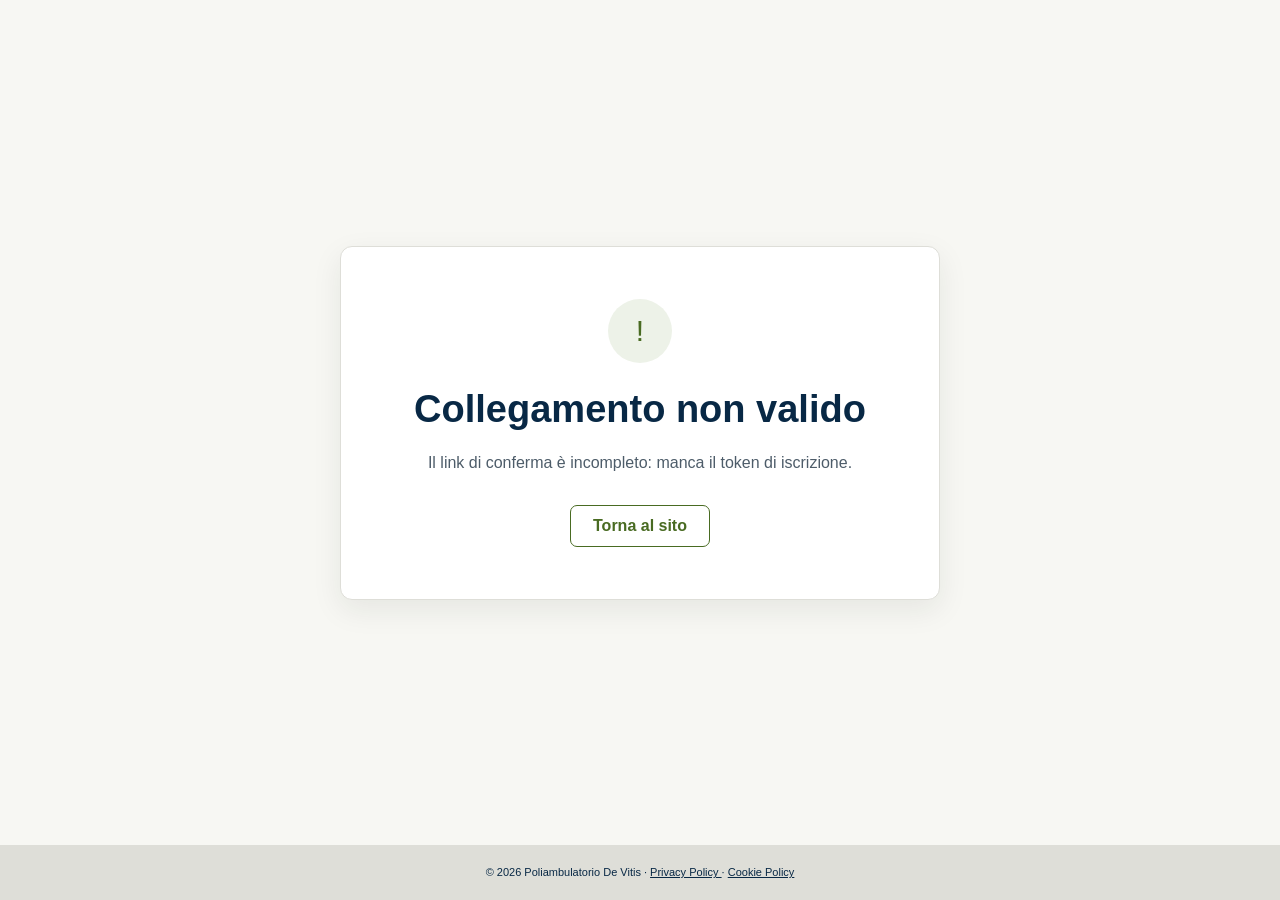
<file: conferma-newsletter.html>
<!DOCTYPE html>

<html lang="it" class="css-newsletter-status">

<head>

  <meta charset="UTF-8">

  <meta
    name="viewport"
    content="width=device-width, initial-scale=1"
  >


  <title>
    Conferma iscrizione | Poliambulatorio De Vitis
  </title>

  <link rel="stylesheet" href="style.css">
</head>


<body>


  <main>


    <section
      class="card"
      aria-live="polite"
    >


      <div
        class="icon"
        id="statusIcon"
        aria-hidden="true"
      >

        …

      </div>


      <h1
        id="statusTitle"
      >

        Conferma in corso...

      </h1>


      <p
        id="statusMessage"
      >

        Stiamo verificando la tua iscrizione.

      </p>


      <div
        class="loader"
        id="loader"
        aria-hidden="true"
      ></div>


      <a
        href="/index.html"
        class="home-link"
        id="homeLink"
        hidden
      >

        Torna al sito

      </a>


    </section>


  </main>



  <footer
    class="legal-footer"
  >

    © 2026 Poliambulatorio De Vitis

    ·

    <a
      href="/privacy-policy.html"
    >
      Privacy Policy
    </a>

    ·

    <a
      href="/cookie-policy.html"
    >
      Cookie Policy
    </a>

  </footer>



  <script>


  /* =======================================================
     CONFIGURAZIONE
     ======================================================= */

  const APPS_SCRIPT_URL =

    "https://script.google.com/macros/s/AKfycbxqGK99Ns9e2EjOwh5d7qVnQplO9iL9NSz9K1AFBmY2zsu3UF-p9ajbPROoWFRXvx4l-Q/exec";



  const titleElement =

    document.getElementById(
      "statusTitle"
    );


  const messageElement =

    document.getElementById(
      "statusMessage"
    );


  const iconElement =

    document.getElementById(
      "statusIcon"
    );


  const loaderElement =

    document.getElementById(
      "loader"
    );


  const homeLink =

    document.getElementById(
      "homeLink"
    );



  /* =======================================================
     TOKEN DALL'URL
     ======================================================= */

  const params =

    new URLSearchParams(
      window.location.search
    );


  const token =

    params.get(
      "token"
    );



  /* =======================================================
     CALLBACK JSONP
     ======================================================= */

  window.newsletterConfirmationCallback =

    function(result) {


      /*
       * La risposta è arrivata:
       * possiamo eliminare il loader.
       */

      loaderElement.style.display =
        "none";


      homeLink.hidden =
        false;



      if (
        result &&
        result.success
      ) {


        iconElement.textContent =
          "✓";


        titleElement.textContent =

          result.title ||

          "Iscrizione confermata";


        messageElement.textContent =

          result.message ||

          "La tua iscrizione è stata confermata.";


        return;

      }



      /*
       * Risposta negativa.
       */

      iconElement.textContent =
        "!";


      titleElement.textContent =

        result &&
        result.title

          ? result.title

          : "Impossibile confermare";


      messageElement.textContent =

        result &&
        result.message

          ? result.message

          : "Non è stato possibile confermare l'iscrizione.";

    };



  /* =======================================================
     AVVIO
     ======================================================= */

  function startConfirmation() {


    if (
      !token
    ) {


      showLocalError(

        "Collegamento non valido",

        "Il link di conferma è incompleto: manca il token di iscrizione."

      );


      return;

    }



    if (
      !APPS_SCRIPT_URL ||
      APPS_SCRIPT_URL.includes(
        "INCOLLA_QUI"
      )
    ) {


      showLocalError(

        "Configurazione incompleta",

        "Il servizio di conferma non è ancora configurato correttamente."

      );


      return;

    }



    /*
     * Creiamo uno script esterno.
     *
     * Questa è una richiesta JSONP:
     * non apre Apps Script come pagina e
     * non richiede fetch/CORS.
     */

    const script =

      document.createElement(
        "script"
      );



    const callbackName =

      "newsletterConfirmationCallback";



    script.src =

      APPS_SCRIPT_URL

      + "?action=confirm"

      + "&token="

      + encodeURIComponent(
          token
        )

      + "&callback="

      + encodeURIComponent(
          callbackName
        )

      + "&_="

      + Date.now();



    script.async =
      true;



    /*
     * Se Apps Script è irraggiungibile.
     */

    script.onerror =

      function() {


        showLocalError(

          "Errore di connessione",

          "Non è stato possibile verificare l'iscrizione. Riprova tra qualche minuto."

        );

      };



    document.body.appendChild(
      script
    );



    /*
     * Timeout di sicurezza:
     * 15 secondi.
     */

    setTimeout(
      function() {


        if (
          loaderElement.style.display !==
          "none"
        ) {


          showLocalError(

            "Tempo scaduto",

            "La verifica sta impiegando troppo tempo. Ricarica la pagina e riprova."

          );

        }


      },
      15000
    );

  }



  /* =======================================================
     ERRORE LOCALE
     ======================================================= */

  function showLocalError(
    title,
    message
  ) {


    loaderElement.style.display =
      "none";


    iconElement.textContent =
      "!";


    titleElement.textContent =
      title;


    messageElement.textContent =
      message;


    homeLink.hidden =
      false;

  }



  startConfirmation();


  </script>


</body>

</html>
</file>
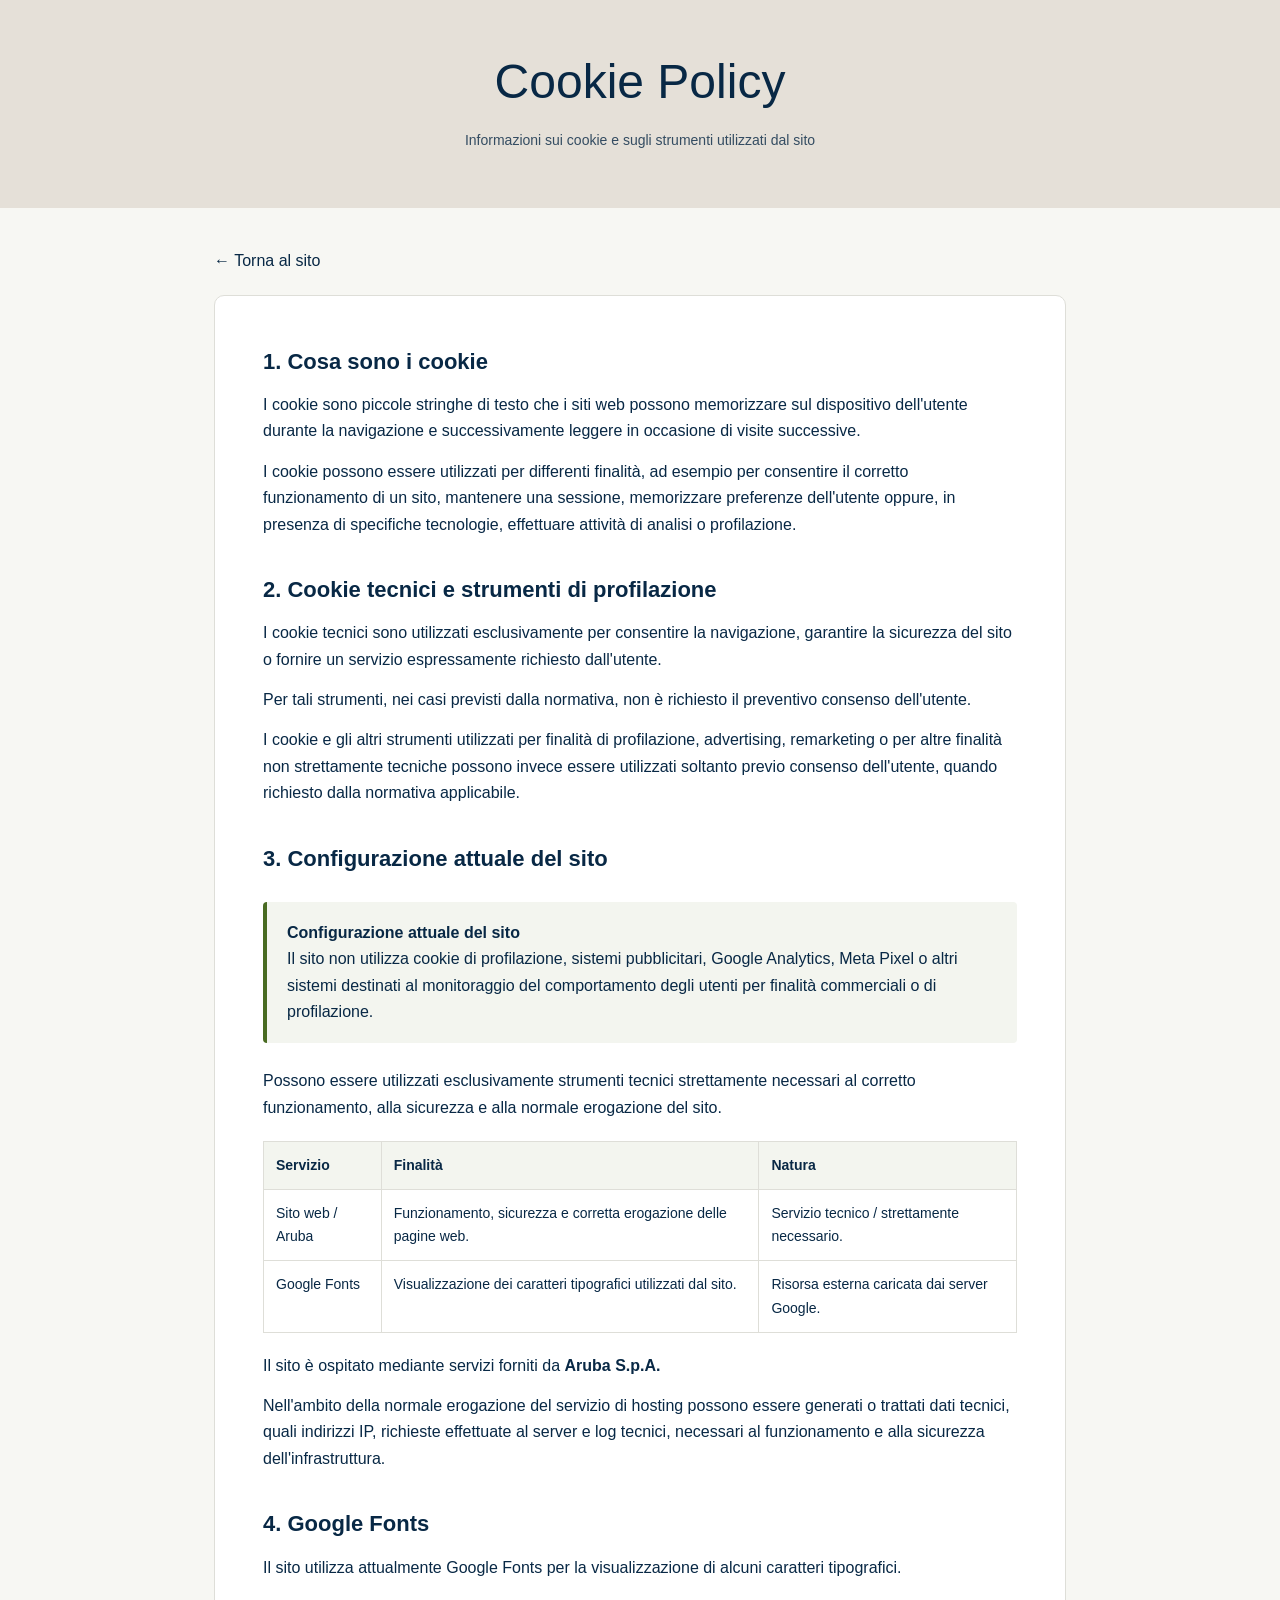
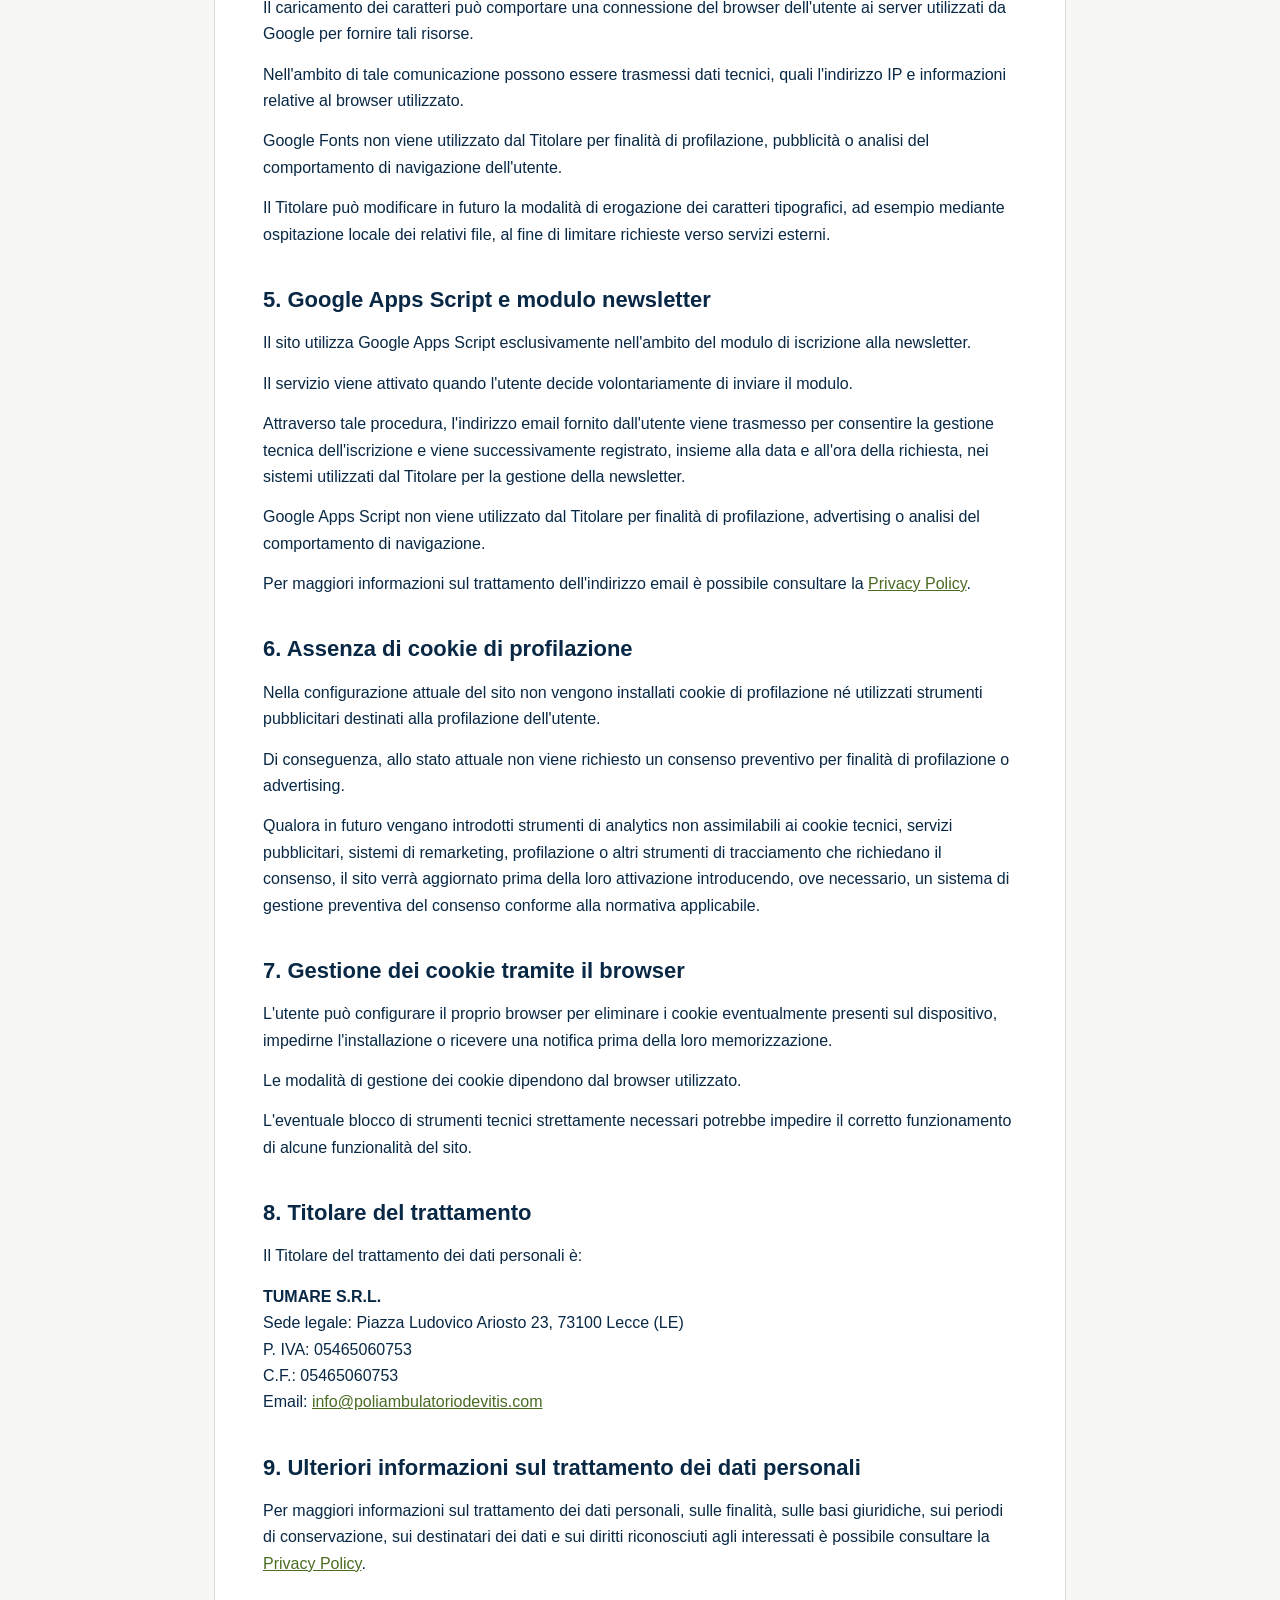
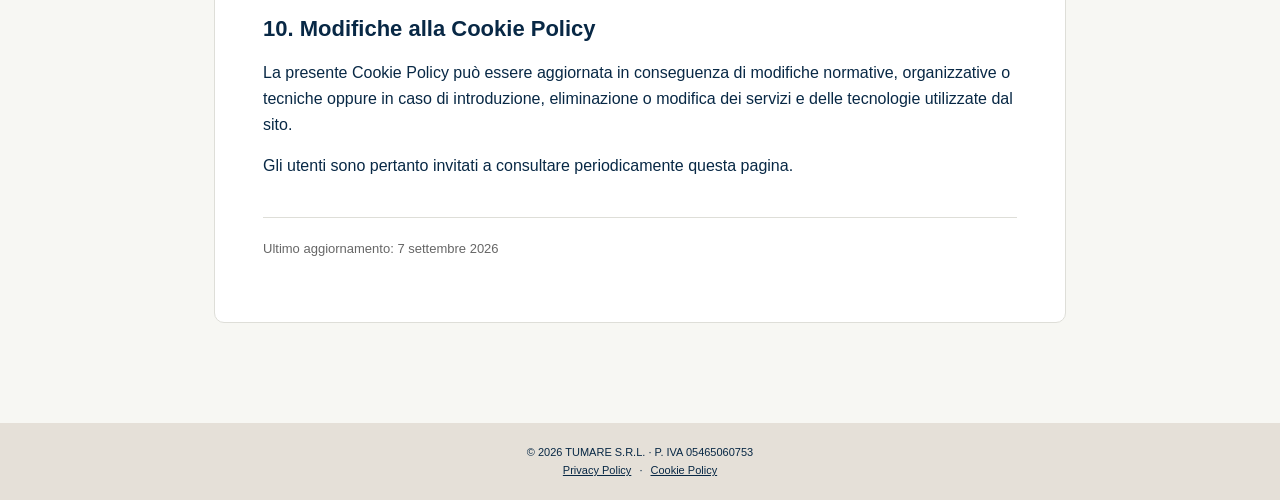
<file: cookie-policy.html>
<!DOCTYPE html>
<html lang="it" class="css-policy css-cookie">
<head>
  <meta charset="UTF-8">
  <meta name="viewport" content="width=device-width, initial-scale=1">

  <title>Cookie Policy | De Vitis Poliambulatorio</title>
  <link rel="stylesheet" href="style.css">
</head>

<body>

  <header class="policy-header">
    <h1>Cookie Policy</h1>
    <p>Informazioni sui cookie e sugli strumenti utilizzati dal sito</p>
  </header>

  <main class="policy-container">

    <a class="back" href="/index.html">← Torna al sito</a>

    <article class="policy-card">

      <h2>1. Cosa sono i cookie</h2>

      <p>
        I cookie sono piccole stringhe di testo che i siti web possono
        memorizzare sul dispositivo dell'utente durante la navigazione
        e successivamente leggere in occasione di visite successive.
      </p>

      <p>
        I cookie possono essere utilizzati per differenti finalità,
        ad esempio per consentire il corretto funzionamento di un sito,
        mantenere una sessione, memorizzare preferenze dell'utente oppure,
        in presenza di specifiche tecnologie, effettuare attività di
        analisi o profilazione.
      </p>

      <h2>2. Cookie tecnici e strumenti di profilazione</h2>

      <p>
        I cookie tecnici sono utilizzati esclusivamente per consentire
        la navigazione, garantire la sicurezza del sito o fornire
        un servizio espressamente richiesto dall'utente.
      </p>

      <p>
        Per tali strumenti, nei casi previsti dalla normativa,
        non è richiesto il preventivo consenso dell'utente.
      </p>

      <p>
        I cookie e gli altri strumenti utilizzati per finalità di
        profilazione, advertising, remarketing o per altre finalità
        non strettamente tecniche possono invece essere utilizzati
        soltanto previo consenso dell'utente, quando richiesto
        dalla normativa applicabile.
      </p>

      <h2>3. Configurazione attuale del sito</h2>

      <div class="notice">
        <strong>Configurazione attuale del sito</strong><br>
        Il sito non utilizza cookie di profilazione, sistemi pubblicitari,
        Google Analytics, Meta Pixel o altri sistemi destinati al
        monitoraggio del comportamento degli utenti per finalità
        commerciali o di profilazione.
      </div>

      <p>
        Possono essere utilizzati esclusivamente strumenti tecnici
        strettamente necessari al corretto funzionamento, alla sicurezza
        e alla normale erogazione del sito.
      </p>

      <table class="cookie-table">
        <thead>
          <tr>
            <th>Servizio</th>
            <th>Finalità</th>
            <th>Natura</th>
          </tr>
        </thead>

        <tbody>
          <tr>
            <td>Sito web / Aruba</td>

            <td>
              Funzionamento, sicurezza e corretta erogazione
              delle pagine web.
            </td>

            <td>
              Servizio tecnico / strettamente necessario.
            </td>
          </tr>

          <tr>
            <td>Google Fonts</td>

            <td>
              Visualizzazione dei caratteri tipografici
              utilizzati dal sito.
            </td>

            <td>
              Risorsa esterna caricata dai server Google.
            </td>
          </tr>
        </tbody>
      </table>

      <p>
        Il sito è ospitato mediante servizi forniti da
        <strong>Aruba S.p.A.</strong>
      </p>

      <p>
        Nell'ambito della normale erogazione del servizio di hosting
        possono essere generati o trattati dati tecnici, quali indirizzi IP,
        richieste effettuate al server e log tecnici, necessari al
        funzionamento e alla sicurezza dell'infrastruttura.
      </p>

      <h2>4. Google Fonts</h2>

      <p>
        Il sito utilizza attualmente Google Fonts per la visualizzazione
        di alcuni caratteri tipografici.
      </p>

      <p>
        Il caricamento dei caratteri può comportare una connessione
        del browser dell'utente ai server utilizzati da Google per
        fornire tali risorse.
      </p>

      <p>
        Nell'ambito di tale comunicazione possono essere trasmessi
        dati tecnici, quali l'indirizzo IP e informazioni relative
        al browser utilizzato.
      </p>

      <p>
        Google Fonts non viene utilizzato dal Titolare per finalità
        di profilazione, pubblicità o analisi del comportamento
        di navigazione dell'utente.
      </p>

      <p>
        Il Titolare può modificare in futuro la modalità di erogazione
        dei caratteri tipografici, ad esempio mediante ospitazione locale
        dei relativi file, al fine di limitare richieste verso servizi
        esterni.
      </p>

      <!--
        Se Google Fonts verrà ospitato localmente, questa sezione
        e la relativa riga nella tabella potranno essere eliminate.
      -->

      <h2>5. Google Apps Script e modulo newsletter</h2>

      <p>
        Il sito utilizza Google Apps Script esclusivamente nell'ambito
        del modulo di iscrizione alla newsletter.
      </p>

      <p>
        Il servizio viene attivato quando l'utente decide volontariamente
        di inviare il modulo.
      </p>

      <p>
        Attraverso tale procedura, l'indirizzo email fornito dall'utente
        viene trasmesso per consentire la gestione tecnica dell'iscrizione
        e viene successivamente registrato, insieme alla data e all'ora
        della richiesta, nei sistemi utilizzati dal Titolare per la
        gestione della newsletter.
      </p>

      <p>
        Google Apps Script non viene utilizzato dal Titolare per finalità
        di profilazione, advertising o analisi del comportamento
        di navigazione.
      </p>

      <p>
        Per maggiori informazioni sul trattamento dell'indirizzo email
        è possibile consultare la
        <a href="/privacy-policy.html">Privacy Policy</a>.
      </p>

      <h2>6. Assenza di cookie di profilazione</h2>

      <p>
        Nella configurazione attuale del sito non vengono installati
        cookie di profilazione né utilizzati strumenti pubblicitari
        destinati alla profilazione dell'utente.
      </p>

      <p>
        Di conseguenza, allo stato attuale non viene richiesto un
        consenso preventivo per finalità di profilazione o advertising.
      </p>

      <p>
        Qualora in futuro vengano introdotti strumenti di analytics
        non assimilabili ai cookie tecnici, servizi pubblicitari,
        sistemi di remarketing, profilazione o altri strumenti di
        tracciamento che richiedano il consenso, il sito verrà
        aggiornato prima della loro attivazione introducendo,
        ove necessario, un sistema di gestione preventiva del consenso
        conforme alla normativa applicabile.
      </p>

      <h2>7. Gestione dei cookie tramite il browser</h2>

      <p>
        L'utente può configurare il proprio browser per eliminare
        i cookie eventualmente presenti sul dispositivo, impedirne
        l'installazione o ricevere una notifica prima della loro
        memorizzazione.
      </p>

      <p>
        Le modalità di gestione dei cookie dipendono dal browser
        utilizzato.
      </p>

      <p>
        L'eventuale blocco di strumenti tecnici strettamente necessari
        potrebbe impedire il corretto funzionamento di alcune
        funzionalità del sito.
      </p>

      <h2>8. Titolare del trattamento</h2>

      <p>
        Il Titolare del trattamento dei dati personali è:
      </p>

      <p>
        <strong>TUMARE S.R.L.</strong><br>
        Sede legale: Piazza Ludovico Ariosto 23, 73100 Lecce (LE)<br>
        P. IVA: 05465060753<br>
        C.F.: 05465060753<br>
        Email:
        <a href="mailto:info@poliambulatoriodevitis.com">
          info@poliambulatoriodevitis.com
        </a>
      </p>

      <h2>9. Ulteriori informazioni sul trattamento dei dati personali</h2>

      <p>
        Per maggiori informazioni sul trattamento dei dati personali,
        sulle finalità, sulle basi giuridiche, sui periodi di conservazione,
        sui destinatari dei dati e sui diritti riconosciuti agli interessati
        è possibile consultare la
        <a href="/privacy-policy.html">Privacy Policy</a>.
      </p>

      <h2>10. Modifiche alla Cookie Policy</h2>

      <p>
        La presente Cookie Policy può essere aggiornata in conseguenza
        di modifiche normative, organizzative o tecniche oppure in caso
        di introduzione, eliminazione o modifica dei servizi e delle
        tecnologie utilizzate dal sito.
      </p>

      <p>
        Gli utenti sono pertanto invitati a consultare periodicamente
        questa pagina.
      </p>

      <p class="updated">
        Ultimo aggiornamento: 7 settembre 2026
      </p>

    </article>
  </main>

  <footer class="legal-footer">
    © 2026 TUMARE S.R.L. ·
    P. IVA 05465060753
    <br>

    <a href="/privacy-policy.html">Privacy Policy</a>
    ·
    <a href="/cookie-policy.html">Cookie Policy</a>
  </footer>

</body>
</html>
</file>
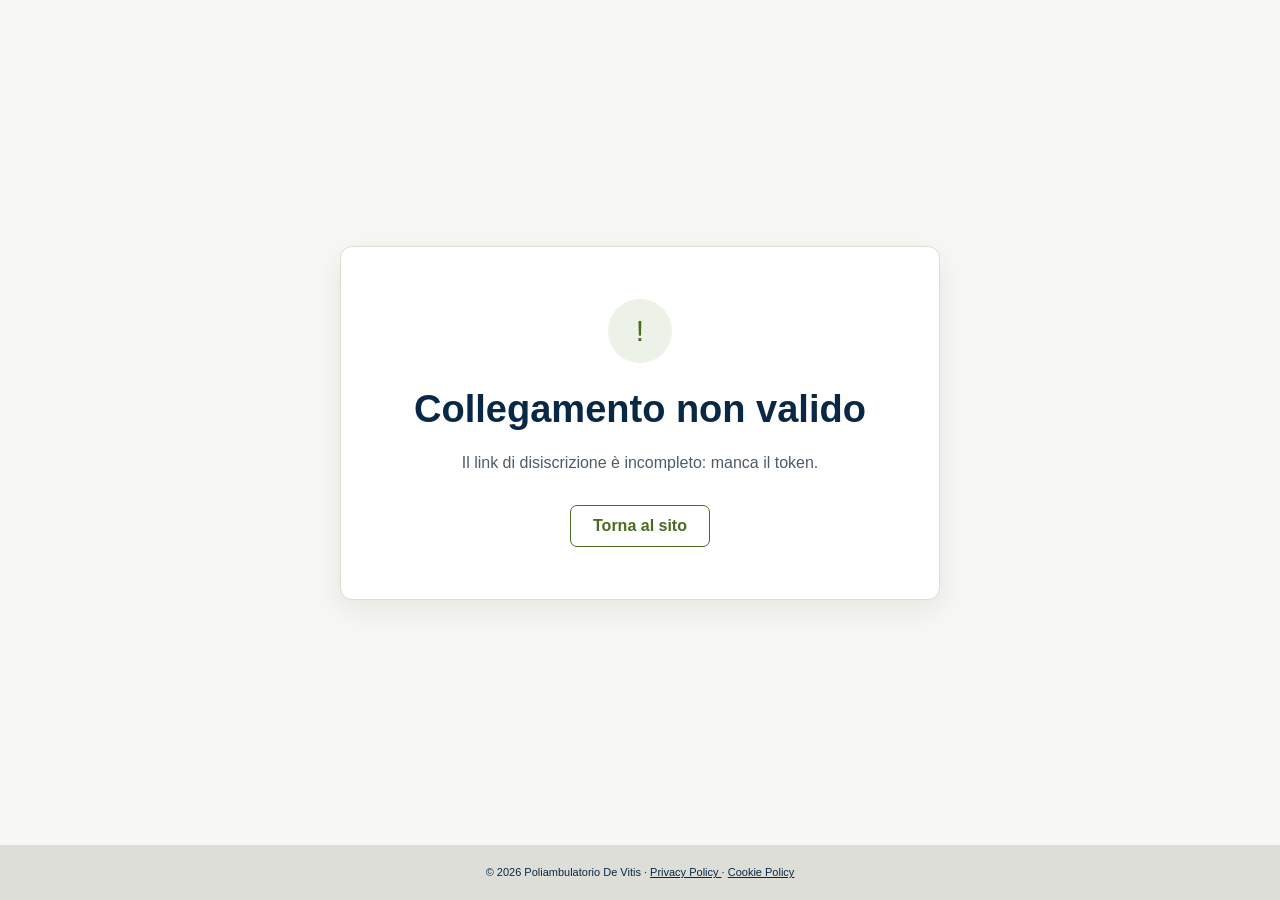
<file: disiscrizione-newsletter.html>
<!DOCTYPE html>

<html lang="it" class="css-newsletter-status">

<head>

  <meta charset="UTF-8">

  <meta
    name="viewport"
    content="width=device-width, initial-scale=1"
  >

  <title>
    Disiscrizione newsletter | Poliambulatorio De Vitis
  </title>

  <link rel="stylesheet" href="style.css">
</head>


<body>


  <main>

    <section
      class="card"
      aria-live="polite"
    >

      <div
        class="icon"
        id="statusIcon"
        aria-hidden="true"
      >
        …
      </div>


      <h1
        id="statusTitle"
      >
        Disiscrizione in corso...
      </h1>


      <p
        id="statusMessage"
      >
        Stiamo elaborando la tua richiesta.
      </p>


      <div
        class="loader"
        id="loader"
        aria-hidden="true"
      ></div>


      <a
        href="/index.html"
        class="home-link"
        id="homeLink"
        hidden
      >
        Torna al sito
      </a>

    </section>

  </main>


  <footer
    class="legal-footer"
  >

    © 2026 Poliambulatorio De Vitis

    ·

    <a href="/privacy-policy.html">
      Privacy Policy
    </a>

    ·

    <a href="/cookie-policy.html">
      Cookie Policy
    </a>

  </footer>


  <script>

  /* =======================================================
     CONFIGURAZIONE
     ======================================================= */

  const APPS_SCRIPT_URL =

    "https://script.google.com/macros/s/AKfycbxqGK99Ns9e2EjOwh5d7qVnQplO9iL9NSz9K1AFBmY2zsu3UF-p9ajbPROoWFRXvx4l-Q/exec";


  const titleElement =

    document.getElementById(
      "statusTitle"
    );


  const messageElement =

    document.getElementById(
      "statusMessage"
    );


  const iconElement =

    document.getElementById(
      "statusIcon"
    );


  const loaderElement =

    document.getElementById(
      "loader"
    );


  const homeLink =

    document.getElementById(
      "homeLink"
    );


  /* =======================================================
     TOKEN DALL'URL
     ======================================================= */

  const params =

    new URLSearchParams(
      window.location.search
    );


  const token =

    params.get(
      "token"
    );


  /* =======================================================
     CALLBACK JSONP
     ======================================================= */

  window.newsletterUnsubscribeCallback =

    function(result) {

      loaderElement.style.display =
        "none";


      homeLink.hidden =
        false;


      if (
        result &&
        result.success
      ) {

        iconElement.textContent =
          "✓";


        titleElement.textContent =

          result.title ||

          "Disiscrizione completata";


        messageElement.textContent =

          result.message ||

          "Non riceverai più gli aggiornamenti del Poliambulatorio De Vitis.";


        return;

      }


      iconElement.textContent =
        "!";


      titleElement.textContent =

        result &&
        result.title

          ? result.title

          : "Impossibile completare la richiesta";


      messageElement.textContent =

        result &&
        result.message

          ? result.message

          : "Non è stato possibile completare la disiscrizione.";

    };


  /* =======================================================
     AVVIO
     ======================================================= */

  function startUnsubscribe() {

    if (
      !token
    ) {

      showLocalError(

        "Collegamento non valido",

        "Il link di disiscrizione è incompleto: manca il token."

      );


      return;

    }


    if (
      !APPS_SCRIPT_URL ||
      APPS_SCRIPT_URL.includes(
        "INCOLLA_QUI"
      )
    ) {

      showLocalError(

        "Configurazione incompleta",

        "Il servizio di disiscrizione non è ancora configurato correttamente."

      );


      return;

    }


    const script =

      document.createElement(
        "script"
      );


    const callbackName =

      "newsletterUnsubscribeCallback";


    script.src =

      APPS_SCRIPT_URL

      + "?action=unsubscribe"

      + "&token="

      + encodeURIComponent(
          token
        )

      + "&callback="

      + encodeURIComponent(
          callbackName
        )

      + "&_="

      + Date.now();


    script.async =
      true;


    script.onerror =

      function() {

        showLocalError(

          "Errore di connessione",

          "Non è stato possibile elaborare la richiesta. Riprova tra qualche minuto."

        );

      };


    document.body.appendChild(
      script
    );


    setTimeout(
      function() {

        if (
          loaderElement.style.display !==
          "none"
        ) {

          showLocalError(

            "Tempo scaduto",

            "La richiesta sta impiegando troppo tempo. Ricarica la pagina e riprova."

          );

        }

      },
      15000
    );

  }


  /* =======================================================
     ERRORE LOCALE
     ======================================================= */

  function showLocalError(
    title,
    message
  ) {

    loaderElement.style.display =
      "none";


    iconElement.textContent =
      "!";


    titleElement.textContent =
      title;


    messageElement.textContent =
      message;


    homeLink.hidden =
      false;

  }


  startUnsubscribe();

  </script>

</body>

</html>
</file>
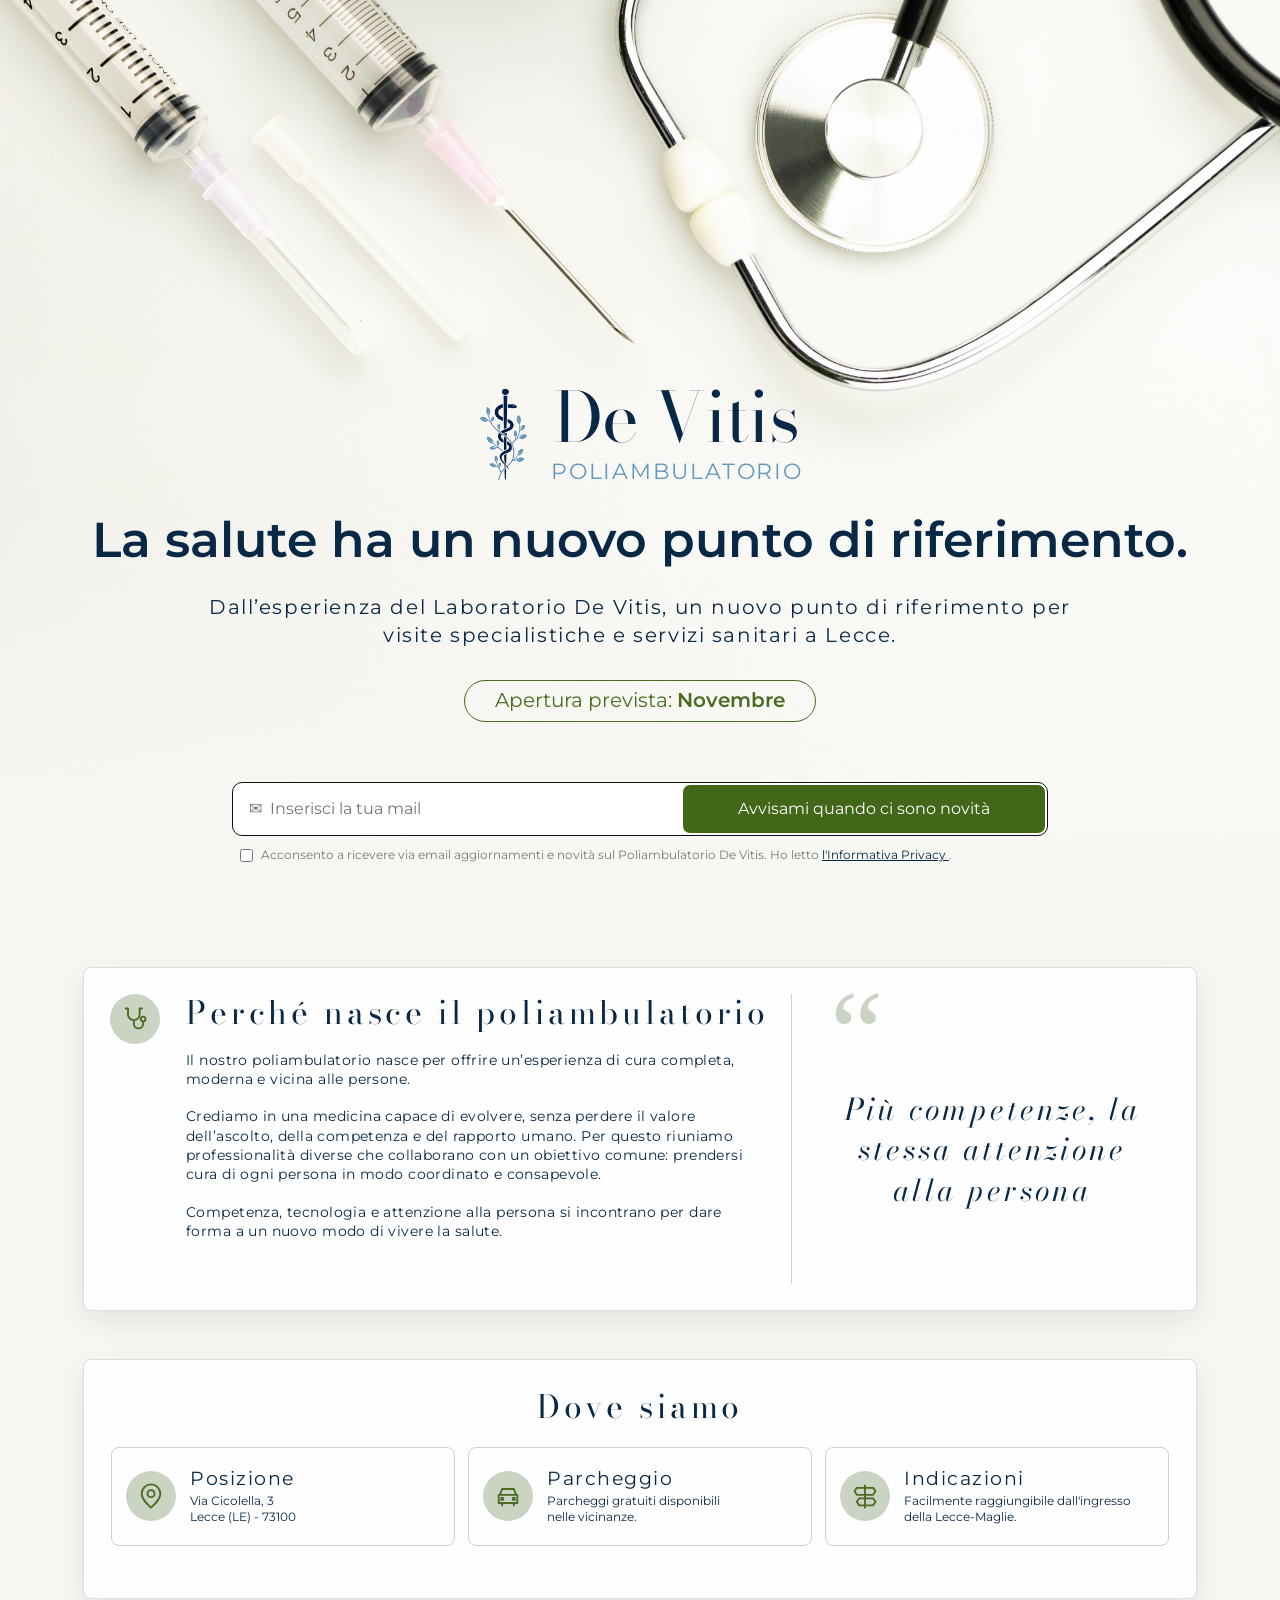
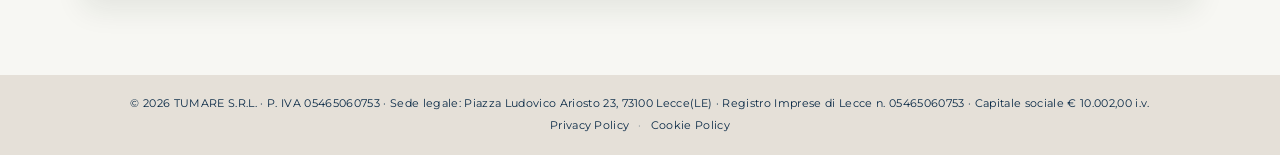
<file: index1.html>
<!DOCTYPE html>
<html lang="it">
<head>
  <link rel="icon" href="/assets/favicon-google.png" type="image/png" sizes="192x192">

  <meta charset="UTF-8">
  <meta name="viewport" content="width=device-width, initial-scale=1">
  <title>De Vitis Poliambulatorio | Prossima apertura</title>

  <link rel="preconnect" href="https://fonts.googleapis.com">
  <link rel="preconnect" href="https://fonts.gstatic.com" crossorigin>
  <link href="https://fonts.googleapis.com/css2?family=Bodoni+Moda:opsz,wght@6..96,400&family=Montserrat:wght@400;600&display=swap" rel="stylesheet">

  <style>
    :root { 
        --blue: #082845; 
        --light-blue: #6498be; 
        --green: #496b22; 
    }

    * {
        box-sizing: border-box; 
        margin: 0;
         padding: 0; 
    }

    body, .landing {
        min-height: 100vh; 
        background: #f7f7f3; 
        font-family: "Montserrat", sans-serif; 
    }

    .hero { 
        width: 100%; 
        background:
          linear-gradient(to bottom, rgba(247, 247, 243, 0) 55%, #f7f7f3 100%) center top / 100% 100% no-repeat,
          url("assets/sfondo.png") center top / cover no-repeat;
    }

    .content { 
        max-width: 1900px; 
        margin: auto;
        padding: clamp(306px, calc(32vw - 24px), 631px) 24px 42px;
        text-align: center; 
    }

    .brand { 
        --brand-size: clamp(54px, 5.4vw, 110px);
        display: flex; 
        align-items: center; 
        gap: 18px; 
        width: fit-content; 
        margin: 0 auto 28px;
    }

    .brand img { 
        display: block; 
        width: calc(var(--brand-size) * .724 + 5.6px);
        height: auto; 
    }

    .brand-text { 
        display: flex; 
        flex-direction: column; 
        align-items: center; 
    }

    .brand-name { color: var(--blue); font: 400 var(--brand-size)/.9 "Bodoni Moda", Georgia, serif; white-space: nowrap; }
    .brand-subtitle { margin-top: 10px; color: var(--light-blue); font-size: calc(var(--brand-size) * .3215); line-height: 1.2; letter-spacing: .08em; white-space: nowrap; }

    h1 { width: min(100%, 1114px); margin: 0 auto 26px; color: var(--blue); font-size: clamp(38px, 3.8vw, 75px); font-weight: 600; line-height: 1.15; white-space: nowrap; }
    .intro { max-width: 1500px; margin: auto; color: var(--blue); font-size: clamp(18px, 1.55vw, 30px); line-height: 1.4; letter-spacing: .08em; }
    .opening { display: inline-block; margin-top: 30px; padding: 8px 30px 10px; border: 1.5px solid var(--green); border-radius: 999px; color: var(--green); font-size: clamp(20px, 1.5vw, 29px); line-height: 1.1; }
    .opening strong { font-weight: 600; }

    .details { max-width: 1162px; margin: auto; padding: 56px 24px 76px; color: var(--blue); }
    .newsletter { max-width: 816px; margin: 60px auto 0; text-align: left; }
    .signup { display: grid; grid-template-columns: 1fr 366px; height: 54px; overflow: hidden; border: 1px solid #111; border-radius: 10px; background: #fff; }
    .signup label { display: flex; align-items: center; gap: 8px; padding: 0 16px; color: #777; }
    .signup input { width: 100%; border: 0; outline: 0; font: inherit; color: var(--blue); }
    .signup button { margin: 2px; border: 0; border-radius: 7px; background: #426718; color: #fff; font: inherit; cursor: pointer; }
    .privacy { margin: 6px 8px 0; color: #777; font-size: 12px; }

    .card { border: 1px solid #deded8; border-radius: 8px; background: rgba(255,255,255,.92); box-shadow: 0 10px 30px rgba(24,40,20,.09); }
    .story { display: grid; grid-template-columns: 54px 1.4fr 1px 1fr; gap: 22px; min-height: 344px; padding: 26px; }
    .icon-circle { display: grid; place-items: center; width: 50px; height: 50px; flex: 0 0 50px; border-radius: 50%; background: #cbd3c3; color: var(--green); }
    .icon { width: 28px; height: 28px; fill: none; stroke: currentColor; stroke-width: 1.6; stroke-linecap: round; stroke-linejoin: round; }
    .story h2, .location h2 { font: 400 32px/1.2 "Bodoni Moda", Georgia, serif; letter-spacing: .12em; }
    .story h2 { white-space: nowrap; }
    .story-copy p { margin-top: 18px; font-size: 14px; line-height: 1.38; letter-spacing: .03em; }
    .divider { background: #cbd3c3; }
    .quote { position: relative; display: grid; place-items: center; padding: 42px 24px 22px; font: italic 400 30px/1.35 "Bodoni Moda", Georgia, serif; letter-spacing: .1em; text-align: center; }
    .quote::before { content: "“"; position: absolute; top: -20px; left: 16px; color: #cbd3c3; font: 120px/1 Georgia, serif; }
    .location { margin-top: 48px; padding: 28px 27px 52px; text-align: center; }
    .location-grid { display: grid; grid-template-columns: repeat(3, 1fr); gap: 13px; margin-top: 20px; }
    .place { display: flex; align-items: center; min-height: 99px; padding: 10px 14px; border: 1px solid #cbd3c3; border-radius: 8px; text-align: left; }
    .place div:last-child { margin-left: 14px; }
    .place h3 { font-size: 19px; font-weight: 400; letter-spacing: .08em; }
    .place p { margin-top: 3px; font-size: 12px; line-height: 1.35; }

    .signup-wrapper {
        width: 100%;
    }

    .newsletter-consent {
        display: flex;
        align-items: flex-start;
        gap: 8px;
        margin: 10px 8px 0;
        color: #777;
        font-size: 12px;
        line-height: 1.45;
    }

    .newsletter-consent input {
        width: auto;
        margin-top: 3px;
        flex: 0 0 auto;
    }

    .newsletter-consent a {
        color: var(--blue);
        text-decoration: underline;
    }

    .newsletter-consent a:hover {
        color: var(--green);
    }

    /* Footer legale */
    .legal-footer {
        background: #e5e0d8;
        color: var(--blue);
        padding: 20px 24px;
        font-size: 11px;
        line-height: 1.6;
        letter-spacing: .03em;
    }

    .legal-footer-inner {
        max-width: 1162px;
        margin: 0 auto;
        text-align: center;
    }

    .legal-footer-company {
        margin-bottom: 5px;
    }

    .legal-footer-links {
        display: flex;
        justify-content: center;
        align-items: center;
        gap: 9px;
        flex-wrap: wrap;
    }

    .legal-footer a {
        color: var(--blue);
        text-decoration: none;
    }

    .legal-footer a:hover {
        text-decoration: underline;
    }

    .legal-footer-separator {
        opacity: .45;
    }

    @media (max-width: 960px) {
      .content { padding-top: clamp(270px, 48vw, 440px); }
      h1 { max-width: 720px; white-space: normal; }
      .intro { max-width: 720px; letter-spacing: .05em; }
      .intro br { display: none; }
      .newsletter { margin-top: 44px; }
      .signup { grid-template-columns: minmax(0, 1fr) minmax(240px, 38%); }
      .details { padding-top: 44px; padding-bottom: 60px; }
      .story { grid-template-columns: 50px 1fr; min-height: 0; }
      .story h2 { white-space: normal; }
      .divider {
        display: block;
        grid-column: 1 / -1;
        width: 100%;
        height: 1px;
        margin-top: 8px;
      }
      .quote { grid-column: 1 / -1; min-height: 180px; margin-top: 0; }
      .quote::after { display: none; }
      .location { margin-top: 32px; }
      .location-grid { grid-template-columns: 1fr; }
      .place { min-height: 88px; }
    }

    @media (max-width: 640px) {
      .hero { background-size: 100% 70.69vw, 100% auto; }
      .content { padding: clamp(205px, 58vw, 260px) 18px 32px; }
      .brand {
        --brand-size: clamp(46px, 14vw, 58px);
        gap: 9px;
        margin-bottom: 24px;
      }
      .brand-subtitle { margin-top: 7px; }
      h1 { margin-bottom: 18px; font-size: clamp(31px, 9.2vw, 40px); line-height: 1.08; }
      .intro { font-size: clamp(15px, 4.25vw, 18px); line-height: 1.55; letter-spacing: .025em; }
      .opening { margin-top: 22px; padding: 8px 20px 9px; font-size: 17px; }
      .newsletter { margin-top: 34px; }
      .signup { grid-template-columns: 1fr; height: auto; border-radius: 9px; }
      .signup label { min-height: 50px; padding: 0 14px; }
      .signup button { min-height: 48px; margin: 0 3px 3px; padding: 0 12px; }
      .newsletter-consent { margin: 10px 2px 0; font-size: 11px; }
      .privacy { margin-right: 2px; margin-left: 2px; }
      .details { padding: 32px 16px 44px; }
      .card { box-shadow: 0 6px 20px rgba(24,40,20,.07); }
      .story { grid-template-columns: 40px 1fr; gap: 14px; padding: 20px 18px; }
      .icon-circle { width: 40px; height: 40px; flex-basis: 40px; }
      .icon { width: 23px; height: 23px; }
      .story h2, .location h2 { font-size: 25px; line-height: 1.15; letter-spacing: .07em; }
      .story-copy p { margin-top: 14px; font-size: 13px; line-height: 1.55; letter-spacing: .015em; }
      .quote { min-height: 150px; padding: 34px 14px 20px; font-size: 23px; line-height: 1.35; letter-spacing: .06em; }
      .quote::before { top: -10px; left: 6px; font-size: 88px; }
      .quote::after { right: 6px; bottom: 18px; left: 6px; }
      .location { margin-top: 24px; padding: 22px 18px 24px; }
      .location-grid { gap: 10px; margin-top: 16px; }
      .place { min-height: 76px; padding: 10px 12px; }
      .place div:last-child { margin-left: 11px; }
      .place h3 { font-size: 16px; letter-spacing: .05em; }
      .place p { font-size: 11px; }
      .legal-footer { padding: 18px 16px; font-size: 10px; }
      .legal-footer-company { line-height: 1.7; }
    }

    @media (max-width: 360px) {
      .content { padding-right: 14px; padding-left: 14px; }
      .brand { --brand-size: 43px; }
      h1 { font-size: 29px; }
      .details { padding-right: 12px; padding-left: 12px; }
      .story { grid-template-columns: 1fr; }
      .story .icon-circle { margin-bottom: 2px; }
    }
  </style>
</head>
<body>
  <main class="landing">
    <section class="hero">
      <div class="content">
        <div class="brand">
          <img src="assets/favicon.png" alt="Logo De Vitis">
          <div class="brand-text">
            <div class="brand-name">De Vitis</div>
            <div class="brand-subtitle">POLIAMBULATORIO</div>
          </div>
        </div>

        <h1>La salute ha un nuovo punto di riferimento.</h1>
        <p class="intro">Dall’esperienza del Laboratorio De Vitis, un nuovo punto di riferimento per<br>
          visite specialistiche e servizi sanitari a Lecce.</p>
        <p class="opening">Apertura prevista: <strong>Novembre</strong></p>

        <div class="newsletter">

          <form
            class="signup-wrapper"
            id="newsletterForm"
          >

            <div class="signup">

              <label>

                ✉

                <input
                  type="email"
                  id="email"
                  placeholder="Inserisci la tua mail"
                  aria-label="Indirizzo email"
                  autocomplete="email"
                  required
                >

              </label>


              <button type="submit">
                Avvisami quando ci sono novità
              </button>

            </div>


            <label class="newsletter-consent">

              <input
                type="checkbox"
                id="newsletterConsent"
                required
              >

              <span>
                Acconsento a ricevere via email aggiornamenti
                e novità sul Poliambulatorio De Vitis.
                Ho letto
                <a
                  href="/privacy-policy.html"
                  target="_blank"
                  rel="noopener"
                >
                  l'Informativa Privacy
                </a>.
              </span>

            </label>


            <p
              id="newsletterMessage"
              class="privacy"
              role="status"
              aria-live="polite"
            ></p>

          </form>

        </div>
      </div>
    </section>

    <div class="details">
      <section class="story card">
        <span class="icon-circle" aria-hidden="true">
          <svg class="icon" viewBox="0 0 24 24"><path d="M6 3v5a5 5 0 0 0 10 0V3M6 3H4m12 0h2M11 13v3a4 4 0 0 0 8 0v-1"/><circle cx="19" cy="12" r="2"/></svg>
        </span>
        <div class="story-copy">
          <h2>Perché nasce il poliambulatorio</h2>
          <p>Il nostro poliambulatorio nasce per offrire un’esperienza di cura completa, moderna e vicina alle persone.</p>
          <p>Crediamo in una medicina capace di evolvere, senza perdere il valore dell’ascolto, della competenza e del rapporto umano. Per questo riuniamo professionalità diverse che collaborano con un obiettivo comune: prendersi cura di ogni persona in modo coordinato e consapevole.</p>
          <p>Competenza, tecnologia e attenzione alla persona si incontrano per dare forma a un nuovo modo di vivere la salute.</p>
        </div>
        <span class="divider" aria-hidden="true"></span>
        <blockquote class="quote">Più competenze, la stessa attenzione alla persona</blockquote>
      </section>

      <section class="location card">
        <h2>Dove siamo</h2>
        <div class="location-grid">
          <article class="place">
            <span class="icon-circle" aria-hidden="true"><svg class="icon" viewBox="0 0 24 24"><path d="M20 10c0 5-8 12-8 12S4 15 4 10a8 8 0 1 1 16 0Z"/><circle cx="12" cy="10" r="3"/></svg></span>
            <div><h3>Posizione</h3><p>Via Cicolella, 3<br>Lecce (LE) - 73100</p></div>
          </article>
          <article class="place">
            <span class="icon-circle" aria-hidden="true"><svg class="icon" viewBox="0 0 24 24"><path d="m5 11 2-5h10l2 5M4 11h16v7H4zM7 18v2m10-2v2"/><circle cx="7" cy="14.5" r="1"/><circle cx="17" cy="14.5" r="1"/></svg></span>
            <div><h3>Parcheggio</h3><p>Parcheggi gratuiti disponibili<br>nelle vicinanze.</p></div>
          </article>
          <article class="place">
            <span class="icon-circle" aria-hidden="true"><svg class="icon" viewBox="0 0 24 24"><path d="M12 22V3M5 5h14l2 3-2 3H5L3 8zM7 14h12l2 3-2 3H7l-2-3z"/></svg></span>
            <div><h3>Indicazioni</h3><p>Facilmente raggiungibile dall'ingresso della Lecce-Maglie.</p></div>
          </article>
        </div>
      </section>
    </div>
  </main>

  <footer class="legal-footer">
    <div class="legal-footer-inner">

        <div class="legal-footer-company">
            © 2026 TUMARE S.R.L. ·
            P. IVA 05465060753 ·
            Sede legale: Piazza Ludovico Ariosto 23, 73100 Lecce(LE) ·
            Registro Imprese di Lecce n. 05465060753 ·
            Capitale sociale € 10.002,00 i.v.
        </div>

        <div class="legal-footer-links">
            <a href="/privacy-policy.html">Privacy Policy</a>
            <span class="legal-footer-separator">·</span>
            <a href="/cookie-policy.html">Cookie Policy</a>
        </div>

    </div>
  </footer>

  <script>

  const form =
    document.getElementById(
      "newsletterForm"
    );

  const message =
    document.getElementById(
      "newsletterMessage"
    );

  const emailInput =
    document.getElementById(
      "email"
    );

  const consentInput =
    document.getElementById(
      "newsletterConsent"
    );

  const APPS_SCRIPT_URL =
    "https://script.google.com/macros/s/AKfycbxqGK99Ns9e2EjOwh5d7qVnQplO9iL9NSz9K1AFBmY2zsu3UF-p9ajbPROoWFRXvx4l-Q/exec";

  form.addEventListener(
    "submit",
    async function(event) {

      event.preventDefault();

      const email =
        emailInput
          .value
          .trim()
          .toLowerCase();

      const button =
        form.querySelector(
          'button[type="submit"]'
        );

      /* controllo email */

      if (
        !email
      ) {

        showMessage(
          "Inserisci un indirizzo email.",
          "error"
        );

        emailInput.focus();

        return;

      }

      if (
        !isValidEmail(email)
      ) {

        showMessage(
          "Inserisci un indirizzo email valido.",
          "error"
        );


        emailInput.focus();

        return;

      }

      /* controllo consenso */

      if (
        !consentInput.checked
      ) {

        showMessage(
          "Per iscriverti è necessario prestare il consenso.",
          "error"
        );


        consentInput.focus();

        return;

      }

      /* blocco form */

      button.disabled =
        true;


      emailInput.disabled =
        true;


      consentInput.disabled =
        true;


      button.textContent =
        "Invio...";


      showMessage(
        "",
        ""
      );

      try {

        await fetch(

          APPS_SCRIPT_URL,

          {

            method:
              "POST",

            mode:
              "no-cors",

            headers: {

              "Content-Type":
                "text/plain;charset=utf-8"

            },

            body:
              JSON.stringify({

                email:
                  email,

                consent:
                  true

              })

          }

        );

        /* La richiesta iniziale è stata inviata. L'iscrizione NON è ancora ACTIVE: l'utente deve cliccare la mail. */

        showMessage(

          "✓ Ti abbiamo inviato un'email. Aprila e clicca su “Conferma iscrizione” per completare la procedura.",

          "success"

        );

        emailInput.value =
          "";


        consentInput.checked =
          false;

      } catch (error) {

        console.error(
          "Errore newsletter:",
          error
        );

        showMessage(

          "Non è stato possibile inviare la richiesta. Riprova.",

          "error"

        );

      } finally {

        button.disabled =
          false;

        emailInput.disabled =
          false;

        consentInput.disabled =
          false;

        button.textContent =
          "Avvisami quando ci sono novità";

      }

    }
  );

  function isValidEmail(
    email
  ) {

    return /^[^\s@]+@[^\s@]+\.[^\s@]+$/
      .test(
        email
      );

  }

  function showMessage(
    text,
    type
  ) {

    message.textContent =
      text;

    message.style.color =
      "";

    if (
      type === "success"
    ) {

      message.style.color =
        "#496b22";

    }

    if (
      type === "error"
    ) {

      message.style.color =
        "#9b2c2c";

    }

  }

  </script>

</body>
</html>
</file>
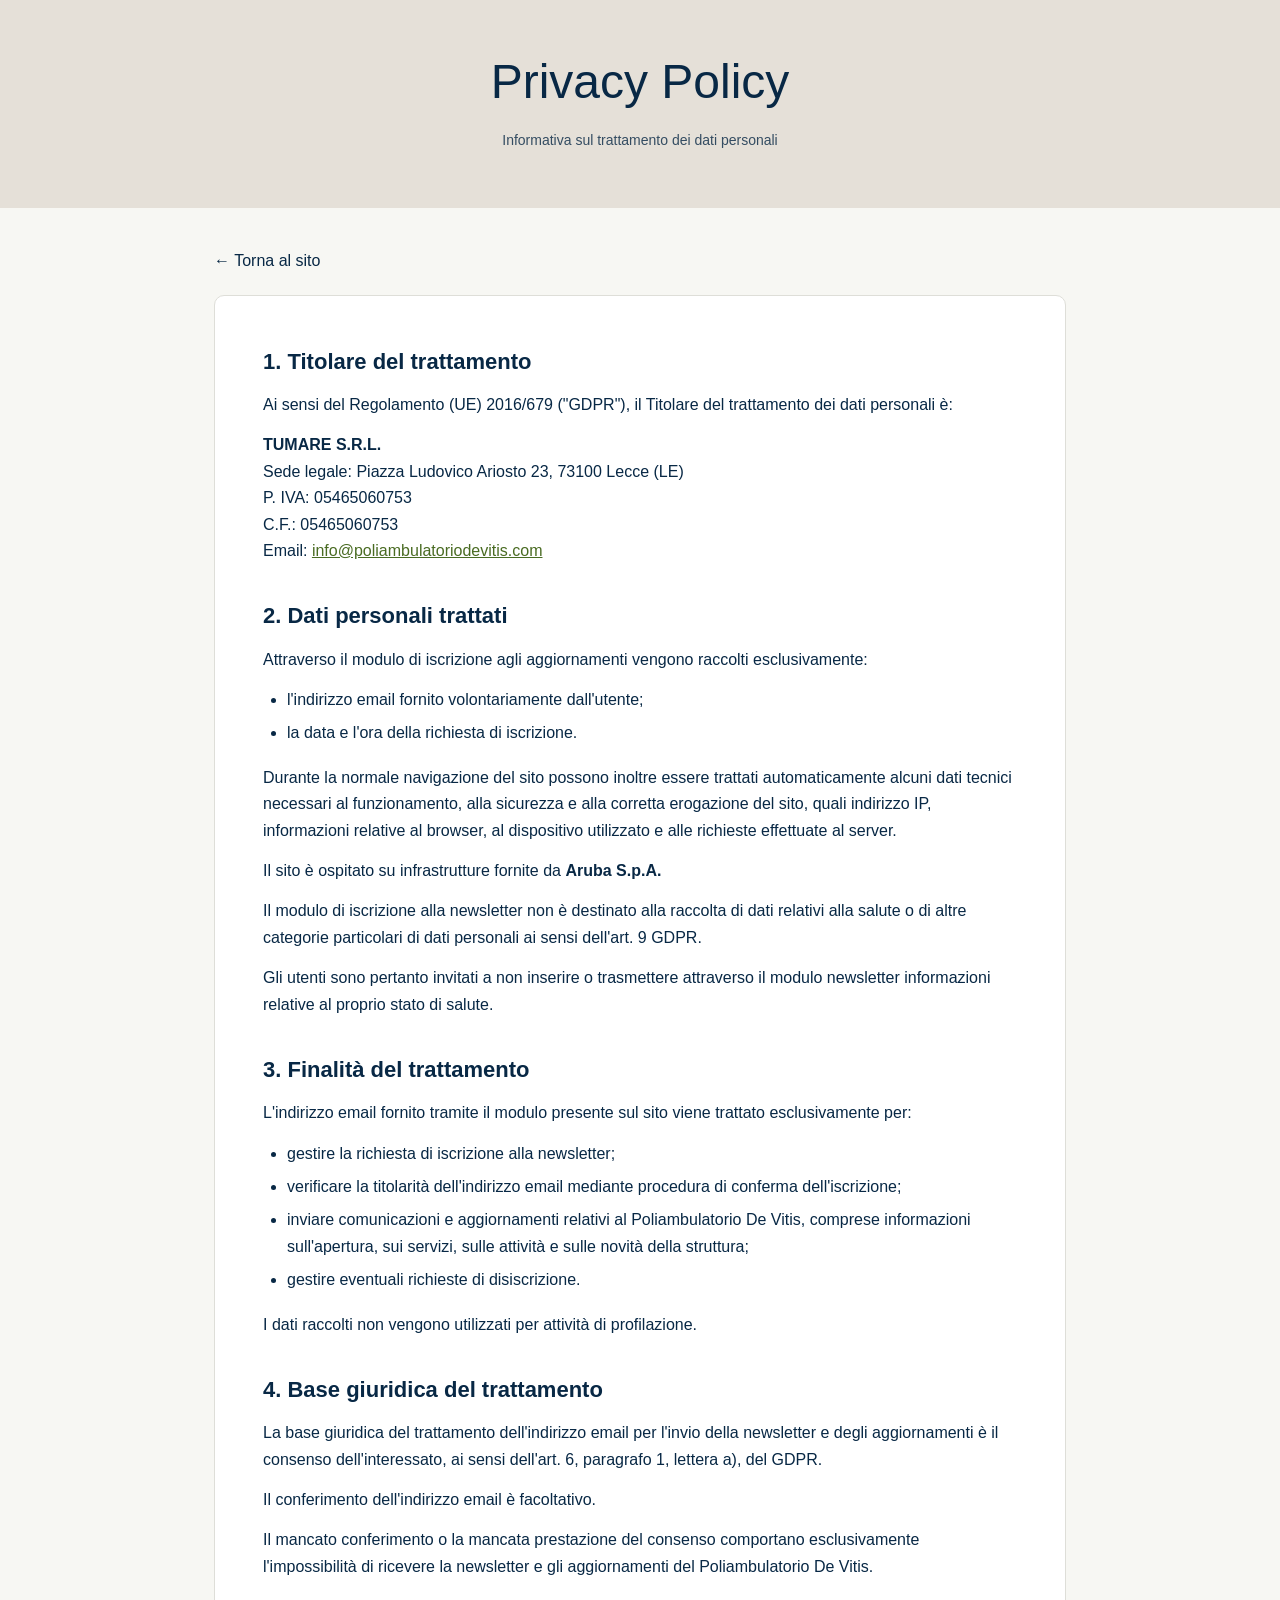
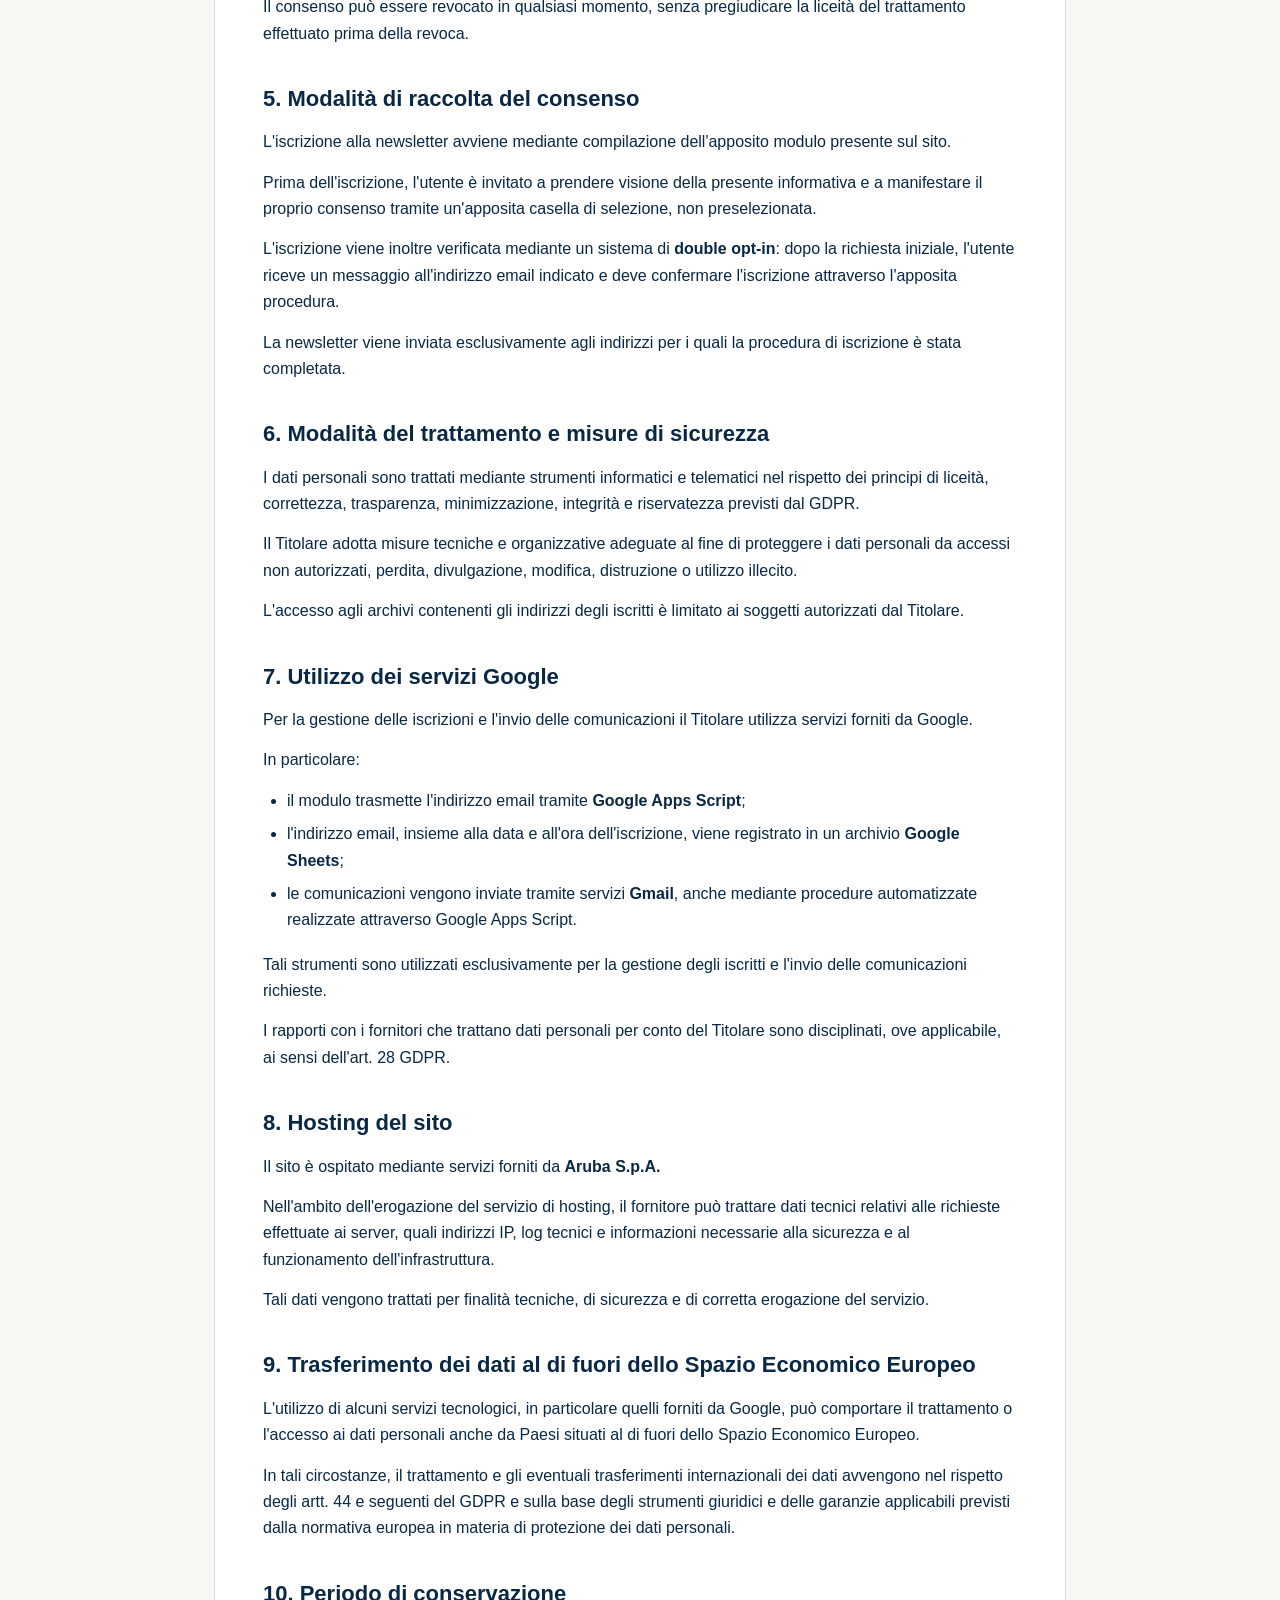
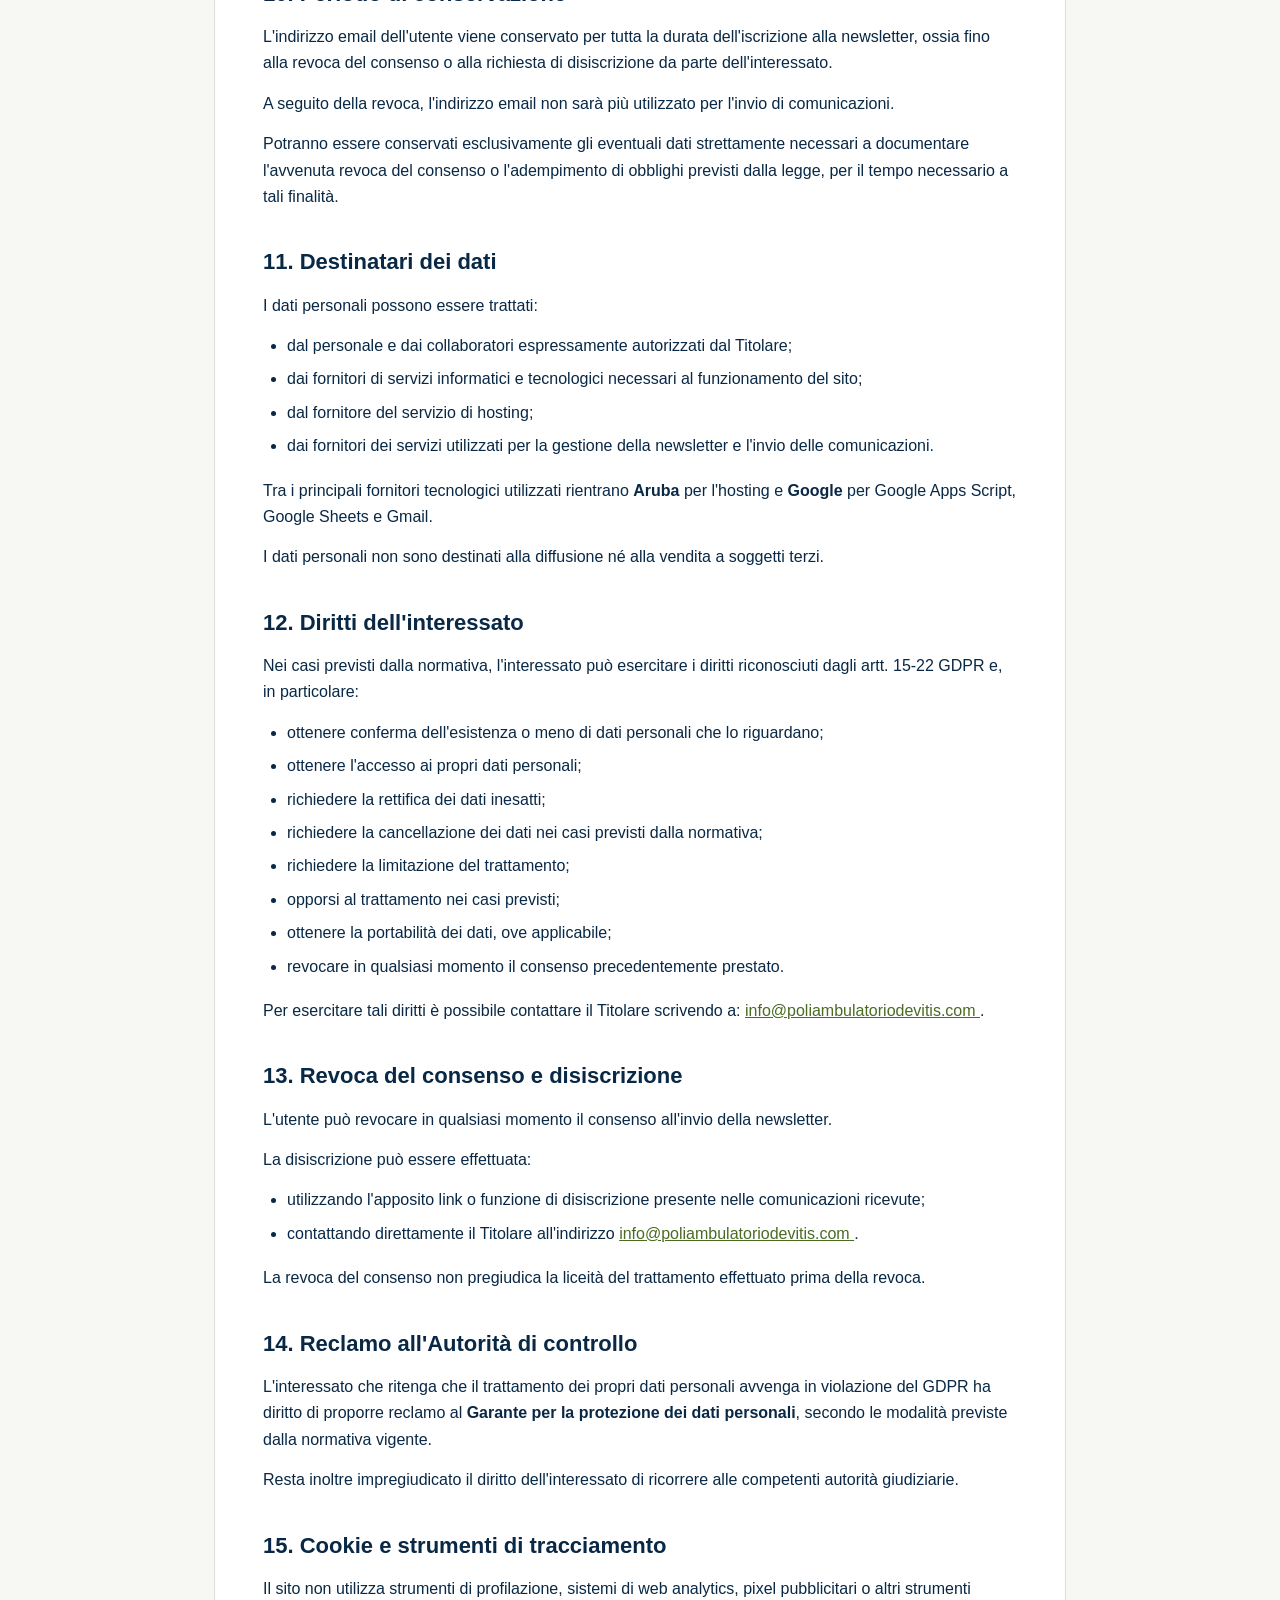
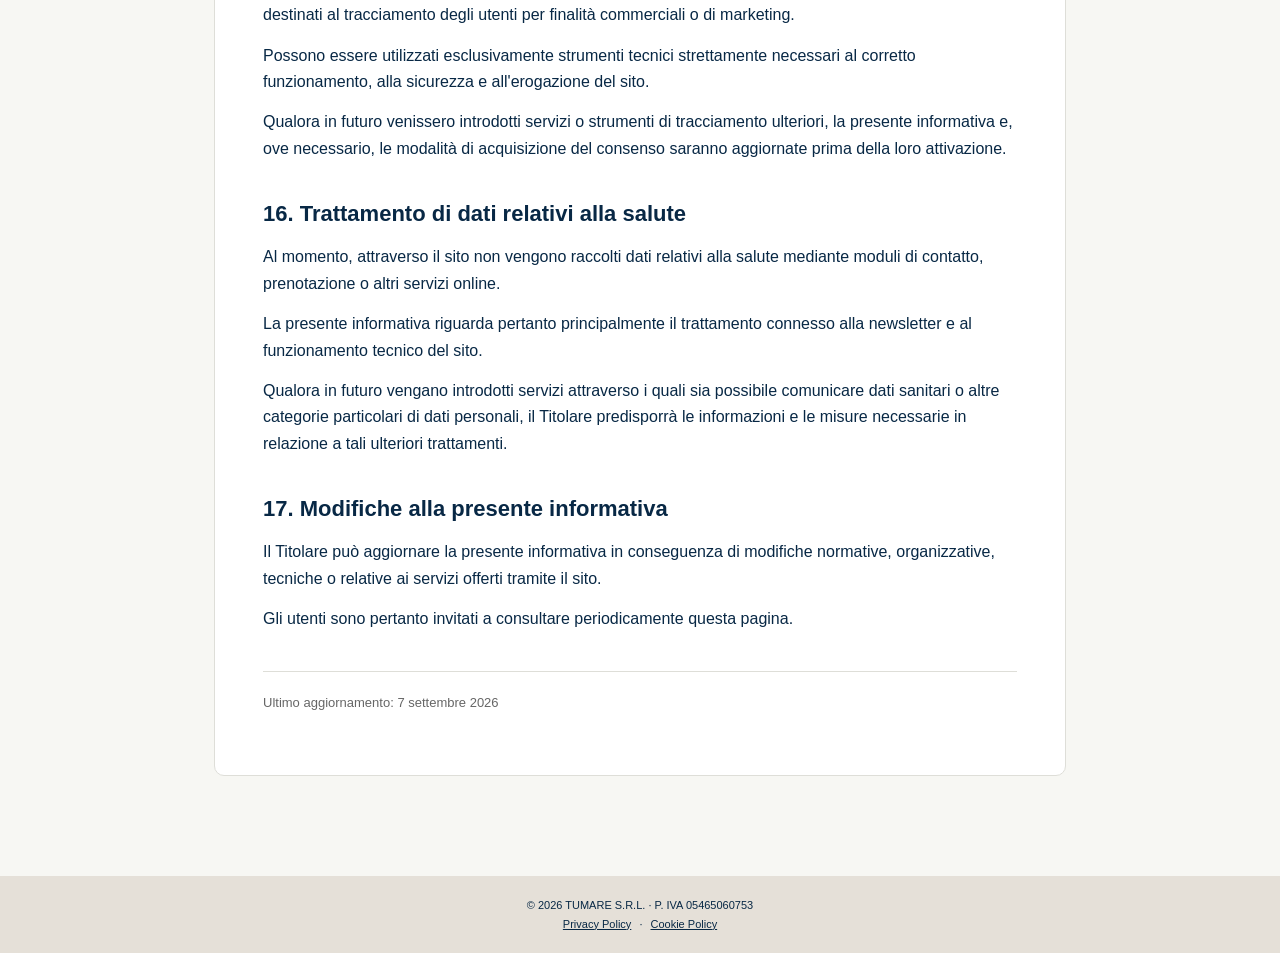
<file: privacy-policy.html>
<!DOCTYPE html>
<html lang="it" class="css-policy css-privacy">
<head>
  <meta charset="UTF-8">
  <meta name="viewport" content="width=device-width, initial-scale=1">

  <title>Privacy Policy | De Vitis Poliambulatorio</title>
  <link rel="stylesheet" href="style.css">
</head>

<body>

  <header class="policy-header">
    <h1>Privacy Policy</h1>
    <p>Informativa sul trattamento dei dati personali</p>
  </header>

  <main class="policy-container">

    <a class="back" href="/index.html">← Torna al sito</a>

    <article class="policy-card">

      <h2>1. Titolare del trattamento</h2>

      <p>
        Ai sensi del Regolamento (UE) 2016/679 ("GDPR"),
        il Titolare del trattamento dei dati personali è:
      </p>

      <p>
        <strong>TUMARE S.R.L.</strong><br>
        Sede legale: Piazza Ludovico Ariosto 23, 73100 Lecce (LE)<br>
        P. IVA: 05465060753<br>
        C.F.: 05465060753<br>
        Email:
        <a href="mailto:info@poliambulatoriodevitis.com">
          info@poliambulatoriodevitis.com
        </a>
      </p>

      <h2>2. Dati personali trattati</h2>

      <p>
        Attraverso il modulo di iscrizione agli aggiornamenti vengono
        raccolti esclusivamente:
      </p>

      <ul>
        <li>
          l'indirizzo email fornito volontariamente dall'utente;
        </li>

        <li>
          la data e l'ora della richiesta di iscrizione.
        </li>
      </ul>

      <p>
        Durante la normale navigazione del sito possono inoltre essere
        trattati automaticamente alcuni dati tecnici necessari al
        funzionamento, alla sicurezza e alla corretta erogazione del sito,
        quali indirizzo IP, informazioni relative al browser, al dispositivo
        utilizzato e alle richieste effettuate al server.
      </p>

      <p>
        Il sito è ospitato su infrastrutture fornite da
        <strong>Aruba S.p.A.</strong>
      </p>

      <p>
        Il modulo di iscrizione alla newsletter non è destinato alla raccolta
        di dati relativi alla salute o di altre categorie particolari di dati
        personali ai sensi dell'art. 9 GDPR.
      </p>

      <p>
        Gli utenti sono pertanto invitati a non inserire o trasmettere
        attraverso il modulo newsletter informazioni relative al proprio
        stato di salute.
      </p>

      <h2>3. Finalità del trattamento</h2>

      <p>
        L'indirizzo email fornito tramite il modulo presente sul sito viene
        trattato esclusivamente per:
      </p>

      <ul>
        <li>
          gestire la richiesta di iscrizione alla newsletter;
        </li>

        <li>
          verificare la titolarità dell'indirizzo email mediante procedura
          di conferma dell'iscrizione;
        </li>

        <li>
          inviare comunicazioni e aggiornamenti relativi al Poliambulatorio
          De Vitis, comprese informazioni sull'apertura, sui servizi, sulle
          attività e sulle novità della struttura;
        </li>

        <li>
          gestire eventuali richieste di disiscrizione.
        </li>
      </ul>

      <p>
        I dati raccolti non vengono utilizzati per attività di profilazione.
      </p>

      <h2>4. Base giuridica del trattamento</h2>

      <p>
        La base giuridica del trattamento dell'indirizzo email per l'invio
        della newsletter e degli aggiornamenti è il consenso dell'interessato,
        ai sensi dell'art. 6, paragrafo 1, lettera a), del GDPR.
      </p>

      <p>
        Il conferimento dell'indirizzo email è facoltativo.
      </p>

      <p>
        Il mancato conferimento o la mancata prestazione del consenso
        comportano esclusivamente l'impossibilità di ricevere la newsletter
        e gli aggiornamenti del Poliambulatorio De Vitis.
      </p>

      <p>
        Il consenso può essere revocato in qualsiasi momento, senza
        pregiudicare la liceità del trattamento effettuato prima della revoca.
      </p>

      <h2>5. Modalità di raccolta del consenso</h2>

      <p>
        L'iscrizione alla newsletter avviene mediante compilazione
        dell'apposito modulo presente sul sito.
      </p>

      <p>
        Prima dell'iscrizione, l'utente è invitato a prendere visione della
        presente informativa e a manifestare il proprio consenso tramite
        un'apposita casella di selezione, non preselezionata.
      </p>

      <p>
        L'iscrizione viene inoltre verificata mediante un sistema di
        <strong>double opt-in</strong>: dopo la richiesta iniziale,
        l'utente riceve un messaggio all'indirizzo email indicato e deve
        confermare l'iscrizione attraverso l'apposita procedura.
      </p>

      <p>
        La newsletter viene inviata esclusivamente agli indirizzi per i quali
        la procedura di iscrizione è stata completata.
      </p>

      <h2>6. Modalità del trattamento e misure di sicurezza</h2>

      <p>
        I dati personali sono trattati mediante strumenti informatici e
        telematici nel rispetto dei principi di liceità, correttezza,
        trasparenza, minimizzazione, integrità e riservatezza previsti
        dal GDPR.
      </p>

      <p>
        Il Titolare adotta misure tecniche e organizzative adeguate al fine
        di proteggere i dati personali da accessi non autorizzati, perdita,
        divulgazione, modifica, distruzione o utilizzo illecito.
      </p>

      <p>
        L'accesso agli archivi contenenti gli indirizzi degli iscritti è
        limitato ai soggetti autorizzati dal Titolare.
      </p>

      <h2>7. Utilizzo dei servizi Google</h2>

      <p>
        Per la gestione delle iscrizioni e l'invio delle comunicazioni
        il Titolare utilizza servizi forniti da Google.
      </p>

      <p>
        In particolare:
      </p>

      <ul>
        <li>
          il modulo trasmette l'indirizzo email tramite
          <strong>Google Apps Script</strong>;
        </li>

        <li>
          l'indirizzo email, insieme alla data e all'ora dell'iscrizione,
          viene registrato in un archivio <strong>Google Sheets</strong>;
        </li>

        <li>
          le comunicazioni vengono inviate tramite servizi
          <strong>Gmail</strong>, anche mediante procedure automatizzate
          realizzate attraverso Google Apps Script.
        </li>
      </ul>

      <p>
        Tali strumenti sono utilizzati esclusivamente per la gestione degli
        iscritti e l'invio delle comunicazioni richieste.
      </p>

      <p>
        I rapporti con i fornitori che trattano dati personali per conto del
        Titolare sono disciplinati, ove applicabile, ai sensi dell'art. 28 GDPR.
      </p>

      <h2>8. Hosting del sito</h2>

      <p>
        Il sito è ospitato mediante servizi forniti da
        <strong>Aruba S.p.A.</strong>
      </p>

      <p>
        Nell'ambito dell'erogazione del servizio di hosting, il fornitore può
        trattare dati tecnici relativi alle richieste effettuate ai server,
        quali indirizzi IP, log tecnici e informazioni necessarie alla
        sicurezza e al funzionamento dell'infrastruttura.
      </p>

      <p>
        Tali dati vengono trattati per finalità tecniche, di sicurezza e di
        corretta erogazione del servizio.
      </p>

      <h2>9. Trasferimento dei dati al di fuori dello Spazio Economico Europeo</h2>

      <p>
        L'utilizzo di alcuni servizi tecnologici, in particolare quelli
        forniti da Google, può comportare il trattamento o l'accesso ai dati
        personali anche da Paesi situati al di fuori dello Spazio Economico
        Europeo.
      </p>

      <p>
        In tali circostanze, il trattamento e gli eventuali trasferimenti
        internazionali dei dati avvengono nel rispetto degli artt. 44 e
        seguenti del GDPR e sulla base degli strumenti giuridici e delle
        garanzie applicabili previsti dalla normativa europea in materia
        di protezione dei dati personali.
      </p>

      <h2>10. Periodo di conservazione</h2>

      <p>
        L'indirizzo email dell'utente viene conservato per tutta la durata
        dell'iscrizione alla newsletter, ossia fino alla revoca del consenso
        o alla richiesta di disiscrizione da parte dell'interessato.
      </p>

      <p>
        A seguito della revoca, l'indirizzo email non sarà più utilizzato
        per l'invio di comunicazioni.
      </p>

      <p>
        Potranno essere conservati esclusivamente gli eventuali dati
        strettamente necessari a documentare l'avvenuta revoca del consenso
        o l'adempimento di obblighi previsti dalla legge, per il tempo
        necessario a tali finalità.
      </p>

      <h2>11. Destinatari dei dati</h2>

      <p>
        I dati personali possono essere trattati:
      </p>

      <ul>
        <li>
          dal personale e dai collaboratori espressamente autorizzati
          dal Titolare;
        </li>

        <li>
          dai fornitori di servizi informatici e tecnologici necessari
          al funzionamento del sito;
        </li>

        <li>
          dal fornitore del servizio di hosting;
        </li>

        <li>
          dai fornitori dei servizi utilizzati per la gestione della
          newsletter e l'invio delle comunicazioni.
        </li>
      </ul>

      <p>
        Tra i principali fornitori tecnologici utilizzati rientrano
        <strong>Aruba</strong> per l'hosting e <strong>Google</strong>
        per Google Apps Script, Google Sheets e Gmail.
      </p>

      <p>
        I dati personali non sono destinati alla diffusione né alla vendita
        a soggetti terzi.
      </p>

      <h2>12. Diritti dell'interessato</h2>

      <p>
        Nei casi previsti dalla normativa, l'interessato può esercitare
        i diritti riconosciuti dagli artt. 15-22 GDPR e, in particolare:
      </p>

      <ul>
        <li>
          ottenere conferma dell'esistenza o meno di dati personali
          che lo riguardano;
        </li>

        <li>
          ottenere l'accesso ai propri dati personali;
        </li>

        <li>
          richiedere la rettifica dei dati inesatti;
        </li>

        <li>
          richiedere la cancellazione dei dati nei casi previsti
          dalla normativa;
        </li>

        <li>
          richiedere la limitazione del trattamento;
        </li>

        <li>
          opporsi al trattamento nei casi previsti;
        </li>

        <li>
          ottenere la portabilità dei dati, ove applicabile;
        </li>

        <li>
          revocare in qualsiasi momento il consenso precedentemente prestato.
        </li>
      </ul>

      <p>
        Per esercitare tali diritti è possibile contattare il Titolare
        scrivendo a:
        <a href="mailto:info@poliambulatoriodevitis.com">
          info@poliambulatoriodevitis.com
        </a>.
      </p>

      <h2>13. Revoca del consenso e disiscrizione</h2>

      <p>
        L'utente può revocare in qualsiasi momento il consenso all'invio
        della newsletter.
      </p>

      <p>
        La disiscrizione può essere effettuata:
      </p>

      <ul>
        <li>
          utilizzando l'apposito link o funzione di disiscrizione presente
          nelle comunicazioni ricevute;
        </li>

        <li>
          contattando direttamente il Titolare all'indirizzo
          <a href="mailto:info@poliambulatoriodevitis.com">
            info@poliambulatoriodevitis.com
          </a>.
        </li>
      </ul>

      <p>
        La revoca del consenso non pregiudica la liceità del trattamento
        effettuato prima della revoca.
      </p>

      <h2>14. Reclamo all'Autorità di controllo</h2>

      <p>
        L'interessato che ritenga che il trattamento dei propri dati personali
        avvenga in violazione del GDPR ha diritto di proporre reclamo al
        <strong>Garante per la protezione dei dati personali</strong>,
        secondo le modalità previste dalla normativa vigente.
      </p>

      <p>
        Resta inoltre impregiudicato il diritto dell'interessato di ricorrere
        alle competenti autorità giudiziarie.
      </p>

      <h2>15. Cookie e strumenti di tracciamento</h2>

      <p>
        Il sito non utilizza strumenti di profilazione, sistemi di web
        analytics, pixel pubblicitari o altri strumenti destinati al
        tracciamento degli utenti per finalità commerciali o di marketing.
      </p>

      <p>
        Possono essere utilizzati esclusivamente strumenti tecnici
        strettamente necessari al corretto funzionamento, alla sicurezza
        e all'erogazione del sito.
      </p>

      <p>
        Qualora in futuro venissero introdotti servizi o strumenti di
        tracciamento ulteriori, la presente informativa e, ove necessario,
        le modalità di acquisizione del consenso saranno aggiornate prima
        della loro attivazione.
      </p>

      <h2>16. Trattamento di dati relativi alla salute</h2>

      <p>
        Al momento, attraverso il sito non vengono raccolti dati relativi
        alla salute mediante moduli di contatto, prenotazione o altri
        servizi online.
      </p>

      <p>
        La presente informativa riguarda pertanto principalmente il
        trattamento connesso alla newsletter e al funzionamento tecnico
        del sito.
      </p>

      <p>
        Qualora in futuro vengano introdotti servizi attraverso i quali sia
        possibile comunicare dati sanitari o altre categorie particolari
        di dati personali, il Titolare predisporrà le informazioni e le
        misure necessarie in relazione a tali ulteriori trattamenti.
      </p>

      <h2>17. Modifiche alla presente informativa</h2>

      <p>
        Il Titolare può aggiornare la presente informativa in conseguenza
        di modifiche normative, organizzative, tecniche o relative ai
        servizi offerti tramite il sito.
      </p>

      <p>
        Gli utenti sono pertanto invitati a consultare periodicamente
        questa pagina.
      </p>

      <p class="updated">
        Ultimo aggiornamento: 7 settembre 2026
      </p>

    </article>
  </main>

  <footer class="legal-footer">
    © 2026 TUMARE S.R.L. ·
    P. IVA 05465060753
    <br>

    <a href="/privacy-policy.html">Privacy Policy</a>
    ·
    <a href="/cookie-policy.html">Cookie Policy</a>
  </footer>

</body>
</html>
</file>
<file: style.css>
/* Poliambulatorio De Vitis — unified stylesheet.
 * Context selectors use :where() to preserve original specificity.
 * Original cascade and responsive rule positions are intentionally retained.
 */

/* 1. Fonts — original Google Fonts sources, separate weight sets per page family. */
/* vietnamese */
@font-face {
  font-family: 'Crimson Text';
  font-style: normal;
  font-weight: 400;
  font-display: swap;
  src: url(https://fonts.gstatic.com/s/crimsontext/v19/wlp2gwHKFkZgtmSR3NB0oRJfYAhTIfFd3IhG.woff2) format('woff2');
  unicode-range: U+0102-0103, U+0110-0111, U+0128-0129, U+0168-0169, U+01A0-01A1, U+01AF-01B0, U+0300-0301, U+0303-0304, U+0308-0309, U+0323, U+0329, U+1EA0-1EF9, U+20AB;
}

/* latin-ext */
@font-face {
  font-family: 'Crimson Text';
  font-style: normal;
  font-weight: 400;
  font-display: swap;
  src: url(https://fonts.gstatic.com/s/crimsontext/v19/wlp2gwHKFkZgtmSR3NB0oRJfYQhTIfFd3IhG.woff2) format('woff2');
  unicode-range: U+0100-02BA, U+02BD-02C5, U+02C7-02CC, U+02CE-02D7, U+02DD-02FF, U+0304, U+0308, U+0329, U+1D00-1DBF, U+1E00-1E9F, U+1EF2-1EFF, U+2020, U+20A0-20AB, U+20AD-20C4, U+2113, U+2C60-2C7F, U+A720-A7FF;
}

/* latin */
@font-face {
  font-family: 'Crimson Text';
  font-style: normal;
  font-weight: 400;
  font-display: swap;
  src: url(https://fonts.gstatic.com/s/crimsontext/v19/wlp2gwHKFkZgtmSR3NB0oRJfbwhTIfFd3A.woff2) format('woff2');
  unicode-range: U+0000-00FF, U+0131, U+0152-0153, U+02BB-02BC, U+02C6, U+02DA, U+02DC, U+0304, U+0308, U+0329, U+2000-206F, U+20AC, U+2122, U+2191, U+2193, U+2212, U+2215, U+FEFF, U+FFFD;
}

/* cyrillic-ext */
@font-face {
  font-family: 'Montserrat Base';
  font-style: normal;
  font-weight: 300;
  font-display: swap;
  src: url(https://fonts.gstatic.com/s/montserrat/v31/JTUHjIg1_i6t8kCHKm4532VJOt5-QNFgpCs16Hw0aXp-p7K4KLjztg.woff2) format('woff2');
  unicode-range: U+0460-052F, U+1C80-1C8A, U+20B4, U+2DE0-2DFF, U+A640-A69F, U+FE2E-FE2F;
}

/* cyrillic */
@font-face {
  font-family: 'Montserrat Base';
  font-style: normal;
  font-weight: 300;
  font-display: swap;
  src: url(https://fonts.gstatic.com/s/montserrat/v31/JTUHjIg1_i6t8kCHKm4532VJOt5-QNFgpCs16Hw9aXp-p7K4KLjztg.woff2) format('woff2');
  unicode-range: U+0301, U+0400-045F, U+0490-0491, U+04B0-04B1, U+2116;
}

/* vietnamese */
@font-face {
  font-family: 'Montserrat Base';
  font-style: normal;
  font-weight: 300;
  font-display: swap;
  src: url(https://fonts.gstatic.com/s/montserrat/v31/JTUHjIg1_i6t8kCHKm4532VJOt5-QNFgpCs16Hw2aXp-p7K4KLjztg.woff2) format('woff2');
  unicode-range: U+0102-0103, U+0110-0111, U+0128-0129, U+0168-0169, U+01A0-01A1, U+01AF-01B0, U+0300-0301, U+0303-0304, U+0308-0309, U+0323, U+0329, U+1EA0-1EF9, U+20AB;
}

/* latin-ext */
@font-face {
  font-family: 'Montserrat Base';
  font-style: normal;
  font-weight: 300;
  font-display: swap;
  src: url(https://fonts.gstatic.com/s/montserrat/v31/JTUHjIg1_i6t8kCHKm4532VJOt5-QNFgpCs16Hw3aXp-p7K4KLjztg.woff2) format('woff2');
  unicode-range: U+0100-02BA, U+02BD-02C5, U+02C7-02CC, U+02CE-02D7, U+02DD-02FF, U+0304, U+0308, U+0329, U+1D00-1DBF, U+1E00-1E9F, U+1EF2-1EFF, U+2020, U+20A0-20AB, U+20AD-20C4, U+2113, U+2C60-2C7F, U+A720-A7FF;
}

/* latin */
@font-face {
  font-family: 'Montserrat Base';
  font-style: normal;
  font-weight: 300;
  font-display: swap;
  src: url(https://fonts.gstatic.com/s/montserrat/v31/JTUHjIg1_i6t8kCHKm4532VJOt5-QNFgpCs16Hw5aXp-p7K4KLg.woff2) format('woff2');
  unicode-range: U+0000-00FF, U+0131, U+0152-0153, U+02BB-02BC, U+02C6, U+02DA, U+02DC, U+0304, U+0308, U+0329, U+2000-206F, U+20AC, U+2122, U+2191, U+2193, U+2212, U+2215, U+FEFF, U+FFFD;
}

/* cyrillic-ext */
@font-face {
  font-family: 'Montserrat Base';
  font-style: normal;
  font-weight: 300;
  font-display: swap;
  src: url(https://fonts.gstatic.com/s/montserrat/v31/JTUSjIg1_i6t8kCHKm459WRhyyTh89ZNpQ.woff2) format('woff2');
  unicode-range: U+0460-052F, U+1C80-1C8A, U+20B4, U+2DE0-2DFF, U+A640-A69F, U+FE2E-FE2F;
}

/* cyrillic */
@font-face {
  font-family: 'Montserrat Base';
  font-style: normal;
  font-weight: 300;
  font-display: swap;
  src: url(https://fonts.gstatic.com/s/montserrat/v31/JTUSjIg1_i6t8kCHKm459W1hyyTh89ZNpQ.woff2) format('woff2');
  unicode-range: U+0301, U+0400-045F, U+0490-0491, U+04B0-04B1, U+2116;
}

/* vietnamese */
@font-face {
  font-family: 'Montserrat Base';
  font-style: normal;
  font-weight: 300;
  font-display: swap;
  src: url(https://fonts.gstatic.com/s/montserrat/v31/JTUSjIg1_i6t8kCHKm459WZhyyTh89ZNpQ.woff2) format('woff2');
  unicode-range: U+0102-0103, U+0110-0111, U+0128-0129, U+0168-0169, U+01A0-01A1, U+01AF-01B0, U+0300-0301, U+0303-0304, U+0308-0309, U+0323, U+0329, U+1EA0-1EF9, U+20AB;
}

/* latin-ext */
@font-face {
  font-family: 'Montserrat Base';
  font-style: normal;
  font-weight: 300;
  font-display: swap;
  src: url(https://fonts.gstatic.com/s/montserrat/v31/JTUSjIg1_i6t8kCHKm459WdhyyTh89ZNpQ.woff2) format('woff2');
  unicode-range: U+0100-02BA, U+02BD-02C5, U+02C7-02CC, U+02CE-02D7, U+02DD-02FF, U+0304, U+0308, U+0329, U+1D00-1DBF, U+1E00-1E9F, U+1EF2-1EFF, U+2020, U+20A0-20AB, U+20AD-20C4, U+2113, U+2C60-2C7F, U+A720-A7FF;
}

/* latin */
@font-face {
  font-family: 'Montserrat Base';
  font-style: normal;
  font-weight: 300;
  font-display: swap;
  src: url(https://fonts.gstatic.com/s/montserrat/v31/JTUSjIg1_i6t8kCHKm459WlhyyTh89Y.woff2) format('woff2');
  unicode-range: U+0000-00FF, U+0131, U+0152-0153, U+02BB-02BC, U+02C6, U+02DA, U+02DC, U+0304, U+0308, U+0329, U+2000-206F, U+20AC, U+2122, U+2191, U+2193, U+2212, U+2215, U+FEFF, U+FFFD;
}

/* cyrillic-ext */
@font-face {
  font-family: 'Montserrat Base';
  font-style: normal;
  font-weight: 600;
  font-display: swap;
  src: url(https://fonts.gstatic.com/s/montserrat/v31/JTUSjIg1_i6t8kCHKm459WRhyyTh89ZNpQ.woff2) format('woff2');
  unicode-range: U+0460-052F, U+1C80-1C8A, U+20B4, U+2DE0-2DFF, U+A640-A69F, U+FE2E-FE2F;
}

/* cyrillic */
@font-face {
  font-family: 'Montserrat Base';
  font-style: normal;
  font-weight: 600;
  font-display: swap;
  src: url(https://fonts.gstatic.com/s/montserrat/v31/JTUSjIg1_i6t8kCHKm459W1hyyTh89ZNpQ.woff2) format('woff2');
  unicode-range: U+0301, U+0400-045F, U+0490-0491, U+04B0-04B1, U+2116;
}

/* vietnamese */
@font-face {
  font-family: 'Montserrat Base';
  font-style: normal;
  font-weight: 600;
  font-display: swap;
  src: url(https://fonts.gstatic.com/s/montserrat/v31/JTUSjIg1_i6t8kCHKm459WZhyyTh89ZNpQ.woff2) format('woff2');
  unicode-range: U+0102-0103, U+0110-0111, U+0128-0129, U+0168-0169, U+01A0-01A1, U+01AF-01B0, U+0300-0301, U+0303-0304, U+0308-0309, U+0323, U+0329, U+1EA0-1EF9, U+20AB;
}

/* latin-ext */
@font-face {
  font-family: 'Montserrat Base';
  font-style: normal;
  font-weight: 600;
  font-display: swap;
  src: url(https://fonts.gstatic.com/s/montserrat/v31/JTUSjIg1_i6t8kCHKm459WdhyyTh89ZNpQ.woff2) format('woff2');
  unicode-range: U+0100-02BA, U+02BD-02C5, U+02C7-02CC, U+02CE-02D7, U+02DD-02FF, U+0304, U+0308, U+0329, U+1D00-1DBF, U+1E00-1E9F, U+1EF2-1EFF, U+2020, U+20A0-20AB, U+20AD-20C4, U+2113, U+2C60-2C7F, U+A720-A7FF;
}

/* latin */
@font-face {
  font-family: 'Montserrat Base';
  font-style: normal;
  font-weight: 600;
  font-display: swap;
  src: url(https://fonts.gstatic.com/s/montserrat/v31/JTUSjIg1_i6t8kCHKm459WlhyyTh89Y.woff2) format('woff2');
  unicode-range: U+0000-00FF, U+0131, U+0152-0153, U+02BB-02BC, U+02C6, U+02DA, U+02DC, U+0304, U+0308, U+0329, U+2000-206F, U+20AC, U+2122, U+2191, U+2193, U+2212, U+2215, U+FEFF, U+FFFD;
}

/* cyrillic-ext */
@font-face {
  font-family: 'Montserrat';
  font-style: normal;
  font-weight: 300;
  font-display: swap;
  src: url(https://fonts.gstatic.com/s/montserrat/v31/JTUSjIg1_i6t8kCHKm459WRhyyTh89ZNpQ.woff2) format('woff2');
  unicode-range: U+0460-052F, U+1C80-1C8A, U+20B4, U+2DE0-2DFF, U+A640-A69F, U+FE2E-FE2F;
}

/* cyrillic */
@font-face {
  font-family: 'Montserrat';
  font-style: normal;
  font-weight: 300;
  font-display: swap;
  src: url(https://fonts.gstatic.com/s/montserrat/v31/JTUSjIg1_i6t8kCHKm459W1hyyTh89ZNpQ.woff2) format('woff2');
  unicode-range: U+0301, U+0400-045F, U+0490-0491, U+04B0-04B1, U+2116;
}

/* vietnamese */
@font-face {
  font-family: 'Montserrat';
  font-style: normal;
  font-weight: 300;
  font-display: swap;
  src: url(https://fonts.gstatic.com/s/montserrat/v31/JTUSjIg1_i6t8kCHKm459WZhyyTh89ZNpQ.woff2) format('woff2');
  unicode-range: U+0102-0103, U+0110-0111, U+0128-0129, U+0168-0169, U+01A0-01A1, U+01AF-01B0, U+0300-0301, U+0303-0304, U+0308-0309, U+0323, U+0329, U+1EA0-1EF9, U+20AB;
}

/* latin-ext */
@font-face {
  font-family: 'Montserrat';
  font-style: normal;
  font-weight: 300;
  font-display: swap;
  src: url(https://fonts.gstatic.com/s/montserrat/v31/JTUSjIg1_i6t8kCHKm459WdhyyTh89ZNpQ.woff2) format('woff2');
  unicode-range: U+0100-02BA, U+02BD-02C5, U+02C7-02CC, U+02CE-02D7, U+02DD-02FF, U+0304, U+0308, U+0329, U+1D00-1DBF, U+1E00-1E9F, U+1EF2-1EFF, U+2020, U+20A0-20AB, U+20AD-20C4, U+2113, U+2C60-2C7F, U+A720-A7FF;
}

/* latin */
@font-face {
  font-family: 'Montserrat';
  font-style: normal;
  font-weight: 300;
  font-display: swap;
  src: url(https://fonts.gstatic.com/s/montserrat/v31/JTUSjIg1_i6t8kCHKm459WlhyyTh89Y.woff2) format('woff2');
  unicode-range: U+0000-00FF, U+0131, U+0152-0153, U+02BB-02BC, U+02C6, U+02DA, U+02DC, U+0304, U+0308, U+0329, U+2000-206F, U+20AC, U+2122, U+2191, U+2193, U+2212, U+2215, U+FEFF, U+FFFD;
}

/* cyrillic-ext */
@font-face {
  font-family: 'Montserrat';
  font-style: normal;
  font-weight: 400;
  font-display: swap;
  src: url(https://fonts.gstatic.com/s/montserrat/v31/JTUSjIg1_i6t8kCHKm459WRhyyTh89ZNpQ.woff2) format('woff2');
  unicode-range: U+0460-052F, U+1C80-1C8A, U+20B4, U+2DE0-2DFF, U+A640-A69F, U+FE2E-FE2F;
}

/* cyrillic */
@font-face {
  font-family: 'Montserrat';
  font-style: normal;
  font-weight: 400;
  font-display: swap;
  src: url(https://fonts.gstatic.com/s/montserrat/v31/JTUSjIg1_i6t8kCHKm459W1hyyTh89ZNpQ.woff2) format('woff2');
  unicode-range: U+0301, U+0400-045F, U+0490-0491, U+04B0-04B1, U+2116;
}

/* vietnamese */
@font-face {
  font-family: 'Montserrat';
  font-style: normal;
  font-weight: 400;
  font-display: swap;
  src: url(https://fonts.gstatic.com/s/montserrat/v31/JTUSjIg1_i6t8kCHKm459WZhyyTh89ZNpQ.woff2) format('woff2');
  unicode-range: U+0102-0103, U+0110-0111, U+0128-0129, U+0168-0169, U+01A0-01A1, U+01AF-01B0, U+0300-0301, U+0303-0304, U+0308-0309, U+0323, U+0329, U+1EA0-1EF9, U+20AB;
}

/* latin-ext */
@font-face {
  font-family: 'Montserrat';
  font-style: normal;
  font-weight: 400;
  font-display: swap;
  src: url(https://fonts.gstatic.com/s/montserrat/v31/JTUSjIg1_i6t8kCHKm459WdhyyTh89ZNpQ.woff2) format('woff2');
  unicode-range: U+0100-02BA, U+02BD-02C5, U+02C7-02CC, U+02CE-02D7, U+02DD-02FF, U+0304, U+0308, U+0329, U+1D00-1DBF, U+1E00-1E9F, U+1EF2-1EFF, U+2020, U+20A0-20AB, U+20AD-20C4, U+2113, U+2C60-2C7F, U+A720-A7FF;
}

/* latin */
@font-face {
  font-family: 'Montserrat';
  font-style: normal;
  font-weight: 400;
  font-display: swap;
  src: url(https://fonts.gstatic.com/s/montserrat/v31/JTUSjIg1_i6t8kCHKm459WlhyyTh89Y.woff2) format('woff2');
  unicode-range: U+0000-00FF, U+0131, U+0152-0153, U+02BB-02BC, U+02C6, U+02DA, U+02DC, U+0304, U+0308, U+0329, U+2000-206F, U+20AC, U+2122, U+2191, U+2193, U+2212, U+2215, U+FEFF, U+FFFD;
}

/* cyrillic-ext */
@font-face {
  font-family: 'Montserrat';
  font-style: normal;
  font-weight: 500;
  font-display: swap;
  src: url(https://fonts.gstatic.com/s/montserrat/v31/JTUSjIg1_i6t8kCHKm459WRhyyTh89ZNpQ.woff2) format('woff2');
  unicode-range: U+0460-052F, U+1C80-1C8A, U+20B4, U+2DE0-2DFF, U+A640-A69F, U+FE2E-FE2F;
}

/* cyrillic */
@font-face {
  font-family: 'Montserrat';
  font-style: normal;
  font-weight: 500;
  font-display: swap;
  src: url(https://fonts.gstatic.com/s/montserrat/v31/JTUSjIg1_i6t8kCHKm459W1hyyTh89ZNpQ.woff2) format('woff2');
  unicode-range: U+0301, U+0400-045F, U+0490-0491, U+04B0-04B1, U+2116;
}

/* vietnamese */
@font-face {
  font-family: 'Montserrat';
  font-style: normal;
  font-weight: 500;
  font-display: swap;
  src: url(https://fonts.gstatic.com/s/montserrat/v31/JTUSjIg1_i6t8kCHKm459WZhyyTh89ZNpQ.woff2) format('woff2');
  unicode-range: U+0102-0103, U+0110-0111, U+0128-0129, U+0168-0169, U+01A0-01A1, U+01AF-01B0, U+0300-0301, U+0303-0304, U+0308-0309, U+0323, U+0329, U+1EA0-1EF9, U+20AB;
}

/* latin-ext */
@font-face {
  font-family: 'Montserrat';
  font-style: normal;
  font-weight: 500;
  font-display: swap;
  src: url(https://fonts.gstatic.com/s/montserrat/v31/JTUSjIg1_i6t8kCHKm459WdhyyTh89ZNpQ.woff2) format('woff2');
  unicode-range: U+0100-02BA, U+02BD-02C5, U+02C7-02CC, U+02CE-02D7, U+02DD-02FF, U+0304, U+0308, U+0329, U+1D00-1DBF, U+1E00-1E9F, U+1EF2-1EFF, U+2020, U+20A0-20AB, U+20AD-20C4, U+2113, U+2C60-2C7F, U+A720-A7FF;
}

/* latin */
@font-face {
  font-family: 'Montserrat';
  font-style: normal;
  font-weight: 500;
  font-display: swap;
  src: url(https://fonts.gstatic.com/s/montserrat/v31/JTUSjIg1_i6t8kCHKm459WlhyyTh89Y.woff2) format('woff2');
  unicode-range: U+0000-00FF, U+0131, U+0152-0153, U+02BB-02BC, U+02C6, U+02DA, U+02DC, U+0304, U+0308, U+0329, U+2000-206F, U+20AC, U+2122, U+2191, U+2193, U+2212, U+2215, U+FEFF, U+FFFD;
}

/* cyrillic-ext */
@font-face {
  font-family: 'Montserrat';
  font-style: normal;
  font-weight: 600;
  font-display: swap;
  src: url(https://fonts.gstatic.com/s/montserrat/v31/JTUSjIg1_i6t8kCHKm459WRhyyTh89ZNpQ.woff2) format('woff2');
  unicode-range: U+0460-052F, U+1C80-1C8A, U+20B4, U+2DE0-2DFF, U+A640-A69F, U+FE2E-FE2F;
}

/* cyrillic */
@font-face {
  font-family: 'Montserrat';
  font-style: normal;
  font-weight: 600;
  font-display: swap;
  src: url(https://fonts.gstatic.com/s/montserrat/v31/JTUSjIg1_i6t8kCHKm459W1hyyTh89ZNpQ.woff2) format('woff2');
  unicode-range: U+0301, U+0400-045F, U+0490-0491, U+04B0-04B1, U+2116;
}

/* vietnamese */
@font-face {
  font-family: 'Montserrat';
  font-style: normal;
  font-weight: 600;
  font-display: swap;
  src: url(https://fonts.gstatic.com/s/montserrat/v31/JTUSjIg1_i6t8kCHKm459WZhyyTh89ZNpQ.woff2) format('woff2');
  unicode-range: U+0102-0103, U+0110-0111, U+0128-0129, U+0168-0169, U+01A0-01A1, U+01AF-01B0, U+0300-0301, U+0303-0304, U+0308-0309, U+0323, U+0329, U+1EA0-1EF9, U+20AB;
}

/* latin-ext */
@font-face {
  font-family: 'Montserrat';
  font-style: normal;
  font-weight: 600;
  font-display: swap;
  src: url(https://fonts.gstatic.com/s/montserrat/v31/JTUSjIg1_i6t8kCHKm459WdhyyTh89ZNpQ.woff2) format('woff2');
  unicode-range: U+0100-02BA, U+02BD-02C5, U+02C7-02CC, U+02CE-02D7, U+02DD-02FF, U+0304, U+0308, U+0329, U+1D00-1DBF, U+1E00-1E9F, U+1EF2-1EFF, U+2020, U+20A0-20AB, U+20AD-20C4, U+2113, U+2C60-2C7F, U+A720-A7FF;
}

/* latin */
@font-face {
  font-family: 'Montserrat';
  font-style: normal;
  font-weight: 600;
  font-display: swap;
  src: url(https://fonts.gstatic.com/s/montserrat/v31/JTUSjIg1_i6t8kCHKm459WlhyyTh89Y.woff2) format('woff2');
  unicode-range: U+0000-00FF, U+0131, U+0152-0153, U+02BB-02BC, U+02C6, U+02DA, U+02DC, U+0304, U+0308, U+0329, U+2000-206F, U+20AC, U+2122, U+2191, U+2193, U+2212, U+2215, U+FEFF, U+FFFD;
}

/* cyrillic-ext */
@font-face {
  font-family: 'Montserrat';
  font-style: normal;
  font-weight: 700;
  font-display: swap;
  src: url(https://fonts.gstatic.com/s/montserrat/v31/JTUSjIg1_i6t8kCHKm459WRhyyTh89ZNpQ.woff2) format('woff2');
  unicode-range: U+0460-052F, U+1C80-1C8A, U+20B4, U+2DE0-2DFF, U+A640-A69F, U+FE2E-FE2F;
}

/* cyrillic */
@font-face {
  font-family: 'Montserrat';
  font-style: normal;
  font-weight: 700;
  font-display: swap;
  src: url(https://fonts.gstatic.com/s/montserrat/v31/JTUSjIg1_i6t8kCHKm459W1hyyTh89ZNpQ.woff2) format('woff2');
  unicode-range: U+0301, U+0400-045F, U+0490-0491, U+04B0-04B1, U+2116;
}

/* vietnamese */
@font-face {
  font-family: 'Montserrat';
  font-style: normal;
  font-weight: 700;
  font-display: swap;
  src: url(https://fonts.gstatic.com/s/montserrat/v31/JTUSjIg1_i6t8kCHKm459WZhyyTh89ZNpQ.woff2) format('woff2');
  unicode-range: U+0102-0103, U+0110-0111, U+0128-0129, U+0168-0169, U+01A0-01A1, U+01AF-01B0, U+0300-0301, U+0303-0304, U+0308-0309, U+0323, U+0329, U+1EA0-1EF9, U+20AB;
}

/* latin-ext */
@font-face {
  font-family: 'Montserrat';
  font-style: normal;
  font-weight: 700;
  font-display: swap;
  src: url(https://fonts.gstatic.com/s/montserrat/v31/JTUSjIg1_i6t8kCHKm459WdhyyTh89ZNpQ.woff2) format('woff2');
  unicode-range: U+0100-02BA, U+02BD-02C5, U+02C7-02CC, U+02CE-02D7, U+02DD-02FF, U+0304, U+0308, U+0329, U+1D00-1DBF, U+1E00-1E9F, U+1EF2-1EFF, U+2020, U+20A0-20AB, U+20AD-20C4, U+2113, U+2C60-2C7F, U+A720-A7FF;
}

/* latin */
@font-face {
  font-family: 'Montserrat';
  font-style: normal;
  font-weight: 700;
  font-display: swap;
  src: url(https://fonts.gstatic.com/s/montserrat/v31/JTUSjIg1_i6t8kCHKm459WlhyyTh89Y.woff2) format('woff2');
  unicode-range: U+0000-00FF, U+0131, U+0152-0153, U+02BB-02BC, U+02C6, U+02DA, U+02DC, U+0304, U+0308, U+0329, U+2000-206F, U+20AC, U+2122, U+2191, U+2193, U+2212, U+2215, U+FEFF, U+FFFD;
}

/* math */
@font-face {
  font-family: 'Bodoni Moda';
  font-style: normal;
  font-weight: 400;
  font-display: swap;
  src: url(https://fonts.gstatic.com/s/bodonimoda/v28/aFTH7PxzY382XsXX63LUYL6GYFksw-NIrKp-rPr1VOxQVAS1EmZ9.woff2) format('woff2');
  unicode-range: U+0302-0303, U+0305, U+0307-0308, U+0310, U+0312, U+0315, U+031A, U+0326-0327, U+032C, U+032F-0330, U+0332-0333, U+0338, U+033A, U+0346, U+034D, U+0391-03A1, U+03A3-03A9, U+03B1-03C9, U+03D1, U+03D5-03D6, U+03F0-03F1, U+03F4-03F5, U+2016-2017, U+2034-2038, U+203C, U+2040, U+2043, U+2047, U+2050, U+2057, U+205F, U+2070-2071, U+2074-209F, U+20D0-20DC, U+20E1, U+20E5-20EF, U+2100-2112, U+2114-2115, U+2117-2121, U+2123-214F, U+2190, U+2192, U+2194-21AE, U+21B0-21E5, U+21F1-21F2, U+21F4-2211, U+2213-2214, U+2216-22FF, U+2308-230B, U+2310, U+2319, U+231C-2321, U+2336-237A, U+237C, U+2395, U+239B-23B7, U+23D0, U+23DC-23E1, U+2474-2475, U+25AF, U+25B3, U+25B7, U+25BD, U+25C1, U+25CA, U+25CC, U+25FB, U+266D-266F, U+27C0-27FF, U+2900-2AFF, U+2B0E-2B11, U+2B30-2B4C, U+2BFE, U+3030, U+FF5B, U+FF5D, U+1D400-1D7FF, U+1EE00-1EEFF;
}

/* symbols */
@font-face {
  font-family: 'Bodoni Moda';
  font-style: normal;
  font-weight: 400;
  font-display: swap;
  src: url(https://fonts.gstatic.com/s/bodonimoda/v28/aFTH7PxzY382XsXX63LUYL6GYFksw-NIrKp-rPr1RuxQVAS1EmZ9.woff2) format('woff2');
  unicode-range: U+0001-000C, U+000E-001F, U+007F-009F, U+20DD-20E0, U+20E2-20E4, U+2150-218F, U+2190, U+2192, U+2194-2199, U+21AF, U+21E6-21F0, U+21F3, U+2218-2219, U+2299, U+22C4-22C6, U+2300-243F, U+2440-244A, U+2460-24FF, U+25A0-27BF, U+2800-28FF, U+2921-2922, U+2981, U+29BF, U+29EB, U+2B00-2BFF, U+4DC0-4DFF, U+FFF9-FFFB, U+10140-1018E, U+10190-1019C, U+101A0, U+101D0-101FD, U+102E0-102FB, U+10E60-10E7E, U+1D2C0-1D2D3, U+1D2E0-1D37F, U+1F000-1F0FF, U+1F100-1F1AE, U+1F1E6-1F1FF, U+1F30D-1F30F, U+1F315, U+1F31C, U+1F31E, U+1F320-1F32C, U+1F336, U+1F378, U+1F37D, U+1F382, U+1F393-1F39F, U+1F3A7-1F3A8, U+1F3AC-1F3AF, U+1F3C2, U+1F3C4-1F3C6, U+1F3CA-1F3CE, U+1F3D4-1F3E0, U+1F3ED, U+1F3F1-1F3F3, U+1F3F5-1F3F7, U+1F408, U+1F415, U+1F41F, U+1F426, U+1F43F, U+1F441-1F442, U+1F444, U+1F446-1F449, U+1F44C-1F44E, U+1F453, U+1F46A, U+1F47D, U+1F4A3, U+1F4B0, U+1F4B3, U+1F4B9, U+1F4BB, U+1F4BF, U+1F4C8-1F4CB, U+1F4D6, U+1F4DA, U+1F4DF, U+1F4E3-1F4E6, U+1F4EA-1F4ED, U+1F4F7, U+1F4F9-1F4FB, U+1F4FD-1F4FE, U+1F503, U+1F507-1F50B, U+1F50D, U+1F512-1F513, U+1F53E-1F54A, U+1F54F-1F5FA, U+1F610, U+1F650-1F67F, U+1F687, U+1F68D, U+1F691, U+1F694, U+1F698, U+1F6AD, U+1F6B2, U+1F6B9-1F6BA, U+1F6BC, U+1F6C6-1F6CF, U+1F6D3-1F6D7, U+1F6E0-1F6EA, U+1F6F0-1F6F3, U+1F6F7-1F6FC, U+1F700-1F80B, U+1F810-1F847, U+1F850-1F859, U+1F860-1F887, U+1F890-1F8AD, U+1F8B0-1F8BB, U+1F8C0-1F8C1, U+1F8D0-1F8D8, U+1F900-1F90B, U+1F93B, U+1F946, U+1F984, U+1F996, U+1F9E9, U+1FA00-1FA6F, U+1FA70-1FA7C, U+1FA80-1FAC6, U+1FAC8, U+1FACC-1FADD, U+1FADF-1FAEB, U+1FAEF-1FAFA, U+1FB00-1FBFF;
}

/* latin-ext */
@font-face {
  font-family: 'Bodoni Moda';
  font-style: normal;
  font-weight: 400;
  font-display: swap;
  src: url(https://fonts.gstatic.com/s/bodonimoda/v28/aFTH7PxzY382XsXX63LUYL6GYFksw-NIrKp-rPr1JuxQVAS1EmZ9.woff2) format('woff2');
  unicode-range: U+0100-02BA, U+02BD-02C5, U+02C7-02CC, U+02CE-02D7, U+02DD-02FF, U+0304, U+0308, U+0329, U+1D00-1DBF, U+1E00-1E9F, U+1EF2-1EFF, U+2020, U+20A0-20AB, U+20AD-20C4, U+2113, U+2C60-2C7F, U+A720-A7FF;
}

/* latin */
@font-face {
  font-family: 'Bodoni Moda';
  font-style: normal;
  font-weight: 400;
  font-display: swap;
  src: url(https://fonts.gstatic.com/s/bodonimoda/v28/aFTH7PxzY382XsXX63LUYL6GYFksw-NIrKp-rPr1KOxQVAS1Eg.woff2) format('woff2');
  unicode-range: U+0000-00FF, U+0131, U+0152-0153, U+02BB-02BC, U+02C6, U+02DA, U+02DC, U+0304, U+0308, U+0329, U+2000-206F, U+20AC, U+2122, U+2191, U+2193, U+2212, U+2215, U+FEFF, U+FFFD;
}

/* cyrillic-ext */
@font-face {
  font-family: 'Montserrat Landing';
  font-style: normal;
  font-weight: 400;
  font-display: swap;
  src: url(https://fonts.gstatic.com/s/montserrat/v31/JTUSjIg1_i6t8kCHKm459WRhyyTh89ZNpQ.woff2) format('woff2');
  unicode-range: U+0460-052F, U+1C80-1C8A, U+20B4, U+2DE0-2DFF, U+A640-A69F, U+FE2E-FE2F;
}

/* cyrillic */
@font-face {
  font-family: 'Montserrat Landing';
  font-style: normal;
  font-weight: 400;
  font-display: swap;
  src: url(https://fonts.gstatic.com/s/montserrat/v31/JTUSjIg1_i6t8kCHKm459W1hyyTh89ZNpQ.woff2) format('woff2');
  unicode-range: U+0301, U+0400-045F, U+0490-0491, U+04B0-04B1, U+2116;
}

/* vietnamese */
@font-face {
  font-family: 'Montserrat Landing';
  font-style: normal;
  font-weight: 400;
  font-display: swap;
  src: url(https://fonts.gstatic.com/s/montserrat/v31/JTUSjIg1_i6t8kCHKm459WZhyyTh89ZNpQ.woff2) format('woff2');
  unicode-range: U+0102-0103, U+0110-0111, U+0128-0129, U+0168-0169, U+01A0-01A1, U+01AF-01B0, U+0300-0301, U+0303-0304, U+0308-0309, U+0323, U+0329, U+1EA0-1EF9, U+20AB;
}

/* latin-ext */
@font-face {
  font-family: 'Montserrat Landing';
  font-style: normal;
  font-weight: 400;
  font-display: swap;
  src: url(https://fonts.gstatic.com/s/montserrat/v31/JTUSjIg1_i6t8kCHKm459WdhyyTh89ZNpQ.woff2) format('woff2');
  unicode-range: U+0100-02BA, U+02BD-02C5, U+02C7-02CC, U+02CE-02D7, U+02DD-02FF, U+0304, U+0308, U+0329, U+1D00-1DBF, U+1E00-1E9F, U+1EF2-1EFF, U+2020, U+20A0-20AB, U+20AD-20C4, U+2113, U+2C60-2C7F, U+A720-A7FF;
}

/* latin */
@font-face {
  font-family: 'Montserrat Landing';
  font-style: normal;
  font-weight: 400;
  font-display: swap;
  src: url(https://fonts.gstatic.com/s/montserrat/v31/JTUSjIg1_i6t8kCHKm459WlhyyTh89Y.woff2) format('woff2');
  unicode-range: U+0000-00FF, U+0131, U+0152-0153, U+02BB-02BC, U+02C6, U+02DA, U+02DC, U+0304, U+0308, U+0329, U+2000-206F, U+20AC, U+2122, U+2191, U+2193, U+2212, U+2215, U+FEFF, U+FFFD;
}

/* cyrillic-ext */
@font-face {
  font-family: 'Montserrat Landing';
  font-style: normal;
  font-weight: 600;
  font-display: swap;
  src: url(https://fonts.gstatic.com/s/montserrat/v31/JTUSjIg1_i6t8kCHKm459WRhyyTh89ZNpQ.woff2) format('woff2');
  unicode-range: U+0460-052F, U+1C80-1C8A, U+20B4, U+2DE0-2DFF, U+A640-A69F, U+FE2E-FE2F;
}

/* cyrillic */
@font-face {
  font-family: 'Montserrat Landing';
  font-style: normal;
  font-weight: 600;
  font-display: swap;
  src: url(https://fonts.gstatic.com/s/montserrat/v31/JTUSjIg1_i6t8kCHKm459W1hyyTh89ZNpQ.woff2) format('woff2');
  unicode-range: U+0301, U+0400-045F, U+0490-0491, U+04B0-04B1, U+2116;
}

/* vietnamese */
@font-face {
  font-family: 'Montserrat Landing';
  font-style: normal;
  font-weight: 600;
  font-display: swap;
  src: url(https://fonts.gstatic.com/s/montserrat/v31/JTUSjIg1_i6t8kCHKm459WZhyyTh89ZNpQ.woff2) format('woff2');
  unicode-range: U+0102-0103, U+0110-0111, U+0128-0129, U+0168-0169, U+01A0-01A1, U+01AF-01B0, U+0300-0301, U+0303-0304, U+0308-0309, U+0323, U+0329, U+1EA0-1EF9, U+20AB;
}

/* latin-ext */
@font-face {
  font-family: 'Montserrat Landing';
  font-style: normal;
  font-weight: 600;
  font-display: swap;
  src: url(https://fonts.gstatic.com/s/montserrat/v31/JTUSjIg1_i6t8kCHKm459WdhyyTh89ZNpQ.woff2) format('woff2');
  unicode-range: U+0100-02BA, U+02BD-02C5, U+02C7-02CC, U+02CE-02D7, U+02DD-02FF, U+0304, U+0308, U+0329, U+1D00-1DBF, U+1E00-1E9F, U+1EF2-1EFF, U+2020, U+20A0-20AB, U+20AD-20C4, U+2113, U+2C60-2C7F, U+A720-A7FF;
}

/* latin */
@font-face {
  font-family: 'Montserrat Landing';
  font-style: normal;
  font-weight: 600;
  font-display: swap;
  src: url(https://fonts.gstatic.com/s/montserrat/v31/JTUSjIg1_i6t8kCHKm459WlhyyTh89Y.woff2) format('woff2');
  unicode-range: U+0000-00FF, U+0131, U+0152-0153, U+02BB-02BC, U+02C6, U+02DA, U+02DC, U+0304, U+0308, U+0329, U+2000-206F, U+20AC, U+2122, U+2191, U+2193, U+2212, U+2215, U+FEFF, U+FFFD;
}

/* 2. Original base: variables, reset, components, profile, footer and responsive. */
:root:where(.css-base) {
  --bg: #F7F7F3;
  --white: #ffffff;
  --text: #082845;
  --muted: #6e6e6e;
  --accent: #3D5919;
  --border: #e5e0d8;
  --logo: #A2C5D8;
  --font-body: "Montserrat Base", system-ui, sans-serif;
  --font-heading: "Crimson Text", Georgia, serif;
}

:where(html.css-base),
:where(html.css-base) * {
  margin: 0;
  padding: 0;
  box-sizing: border-box;
}

html:where(.css-base) {
  scroll-behavior: smooth;
}

:where(html.css-base) body {
  background: var(--bg);
  color: var(--text);
  font-family: var(--font-body);
  font-weight: 300;
  line-height: 1.6;
}

:where(html.css-base) .container {
  width: min(1200px, 90%);
  margin: auto;
}

:where(html.css-base) header {
  position: sticky;
  top: 0;
  background: rgba(250,248,244,.95);
  backdrop-filter: blur(10px);
  border-bottom: 1px solid var(--border);
  z-index: 100;
}

:where(html.css-base) .nav {
  display: flex;
  justify-content: space-between;
  align-items: center;
  padding: 22px 0;
}

:where(html.css-base) .logo {
  --logo-size: 78px;
  display: inline-flex;
  align-items: center;
  gap: calc(var(--logo-size) * .12);
  letter-spacing: 0;
  color: var(--text);
  text-decoration: none;
}

:where(html.css-base) .logo img {
  width: auto;
  height: var(--logo-size);
  display: block;
  object-fit: contain;
}

:where(html.css-base) .logo-text {
  display: flex;
  flex-direction: column;
  gap: calc(var(--logo-size) * .06);
  line-height: 1;
}

:where(html.css-base) .logo-kicker {
  order: 1;
  color: #6498be;
  font-family: var(--font-body);
  font-size: calc(var(--logo-size) * .28);
  font-weight: 600;
  letter-spacing: .12em;
  white-space: nowrap;
}

:where(html.css-base) .logo-name {
  color: #082845;
  font-family: "Times New Roman", Times, serif;
  font-size: var(--logo-size);
  font-weight: 400;
  letter-spacing: 0;
  line-height: .66;
  white-space: nowrap;
}

:where(html.css-base) nav {
  display: flex;
  align-items: center;
  gap: 30px;
}

:where(html.css-base) nav a {
  text-decoration: none;
  color: var(--text);
  font-size: 14px;
}

:where(html.css-base) .btn {
  display: inline-block;
  background: var(--text);
  color: white;
  padding: 14px 24px;
  border-radius: 100px;
  text-decoration: none;
  transition: .3s;
}

:where(html.css-base) .btn:hover {
  transform: translateY(-2px);
}

:where(html.css-base) .btn-outline {
  background: transparent;
  color: var(--text);
  border: 1px solid var(--border);
}

:where(html.css-base) .hero {
  padding: 100px 0;
}

:where(html.css-base) .hero-grid {
  display: grid;
  grid-template-columns: 1fr 1fr;
  gap: 60px;
  align-items: center;
}

:where(html.css-base) .eyebrow {
  text-transform: uppercase;
  letter-spacing: .15em;
  color: var(--accent);
  font-size: 12px;
}

:where(html.css-base) .hero h1 {
  font-family: var(--font-heading);
  font-weight: 300;
  font-size: clamp(52px, 6vw, 82px);
  line-height: 1.05;
  letter-spacing: -0.01em;
  margin: 20px 0;
}

:where(html.css-base) .hero p {
  color: var(--muted);
  max-width: 500px;
  margin-bottom: 30px;
}

:where(html.css-base) .hero-buttons {
  display: flex;
  gap: 12px;
  flex-wrap: wrap;
}

:where(html.css-base) .hero-image {
  min-height: 550px;
  border-radius: 30px;
  background-image: linear-gradient(rgba(0,0,0,.15), rgba(0,0,0,.15)), url("https://images.unsplash.com/photo-1584515933487-779824d29309?auto=format&fit=crop&w=1200&q=80");
  background-size: cover;
  background-position: center;
  position: relative;
}

:where(html.css-base) .glass-card {
  position: absolute;
  left: 25px;
  right: 25px;
  bottom: 25px;
  background: rgba(255,255,255,.85);
  backdrop-filter: blur(12px);
  padding: 25px;
  border-radius: 20px;
}

:where(html.css-base) .glass-card h3 {
  font-family: var(--font-heading);
  font-weight: 400;
  letter-spacing: 0;
  font-size: 28px;
}

:where(html.css-base) section {
  padding: 100px 0;
}

:where(html.css-base) .section-header {
  margin-bottom: 50px;
}

:where(html.css-base) .section-header h2,
:where(html.css-base) .approach h2,
:where(html.css-base) .cta h2 {
  font-family: var(--font-heading);
  font-weight: 400;
  letter-spacing: 0;
  font-size: clamp(36px, 5vw, 58px);
  line-height: 1;
  margin-bottom: 20px;
}

:where(html.css-base) .section-header p,
:where(html.css-base) .approach p,
:where(html.css-base) .cta p {
  color: var(--muted);
  max-width: 600px;
}

:where(html.css-base) .grid {
  display: grid;
  grid-template-columns: repeat(4, 1fr);
  gap: 20px;
}

:where(html.css-base) .card {
  background: white;
  border: 1px solid var(--border);
  border-radius: 24px;
  padding: 28px;
}

:where(html.css-base) .card span {
  color: var(--accent);
  font-size: 13px;
}

:where(html.css-base) .card h3 {
  font-family: var(--font-heading);
  font-weight: 400;
  letter-spacing: 0;
  margin: 25px 0 12px;
  font-size: 26px;
  line-height: 1.1;
}

:where(html.css-base) .card p {
  color: var(--muted);
}

:where(html.css-base) .approach {
  background: #efeae2;
}

:where(html.css-base) .approach-grid {
  display: grid;
  grid-template-columns: 1fr 1fr;
  gap: 60px;
}

:where(html.css-base) .approach-list {
  display: grid;
  gap: 15px;
}

:where(html.css-base) .approach-list div {
  background: white;
  padding: 20px;
  border-radius: 16px;
}

:where(html.css-base) .cta {
  text-align: center;
}

:where(html.css-base) .cta p {
  margin: 20px auto 30px;
}

:where(html.css-base) footer {
  border-top: 1px solid var(--border);
  padding: 30px 0;
}

:where(html.css-base) .footer {
  display: flex;
  justify-content: space-between;
  color: var(--muted);
}

:where(html.css-base) .booking-search {
  padding: 90px 0 60px;
  background: #efeae2;
}

:where(html.css-base) .booking-search h1 {
  font-family: var(--font-heading);
  font-weight: 400;
  font-size: clamp(42px, 6vw, 72px);
  line-height: 1;
  margin: 20px 0 30px;
}

:where(html.css-base) .search-bar {
  display: flex;
  gap: 12px;
  max-width: 800px;
  background: white;
  padding: 10px;
  border-radius: 100px;
  border: 1px solid var(--border);
}

:where(html.css-base) .search-bar input {
  flex: 1;
  border: none;
  padding: 0 20px;
  font-family: var(--font-body);
  font-size: 15px;
  outline: none;
}

:where(html.css-base) .doctors-section {
  padding-top: 80px;
}

:where(html.css-base) .doctors-grid {
  display: grid;
  gap: 22px;
}

:where(html.css-base) .doctor-card {
  display: flex;
  align-items: center;
  gap: 24px;
  background: white;
  border: 1px solid var(--border);
  border-radius: 24px;
  padding: 24px;
  color: var(--text);
  text-decoration: none;
  transition: .3s;
}

:where(html.css-base) .doctor-card:hover {
  transform: translateY(-3px);
}

:where(html.css-base) .doctor-card img {
  width: 120px;
  height: 120px;
  border-radius: 20px;
  object-fit: cover;
  background: #eee;
}

:where(html.css-base) .doctor-card h3 {
  font-family: var(--font-heading);
  font-size: 32px;
  font-weight: 400;
  margin-bottom: 5px;
}

:where(html.css-base) .doctor-card p {
  color: var(--muted);
  margin-bottom: 12px;
}

:where(html.css-base) .doctor-card span {
  color: var(--accent);
}

:where(html.css-base) .doctor-profile {
  padding: 80px 0;
}

:where(html.css-base) .profile-grid {
  display: grid;
  grid-template-columns: minmax(0, 1fr) minmax(390px, 480px);
  gap: 40px;
  align-items: start;
}

:where(html.css-base) .profile-header {
  display: flex;
  gap: 30px;
  align-items: center;
  background: white;
  border: 1px solid var(--border);
  border-radius: 28px;
  padding: 30px;
}

:where(html.css-base) .profile-header img {
  width: 180px;
  height: 180px;
  border-radius: 24px;
  object-fit: cover;
}

:where(html.css-base) .profile-header h1 {
  font-family: var(--font-heading);
  font-size: clamp(42px, 5vw, 64px);
  font-weight: 400;
  line-height: 1;
  margin: 14px 0;
}

:where(html.css-base) .profile-header p {
  color: var(--muted);
}

:where(html.css-base) .profile-box,
:where(html.css-base) .booking-box {
  margin-top: 24px;
  background: white;
  border: 1px solid var(--border);
  border-radius: 24px;
  padding: 28px;
}

:where(html.css-base) .profile-box h2,
:where(html.css-base) .booking-box h3 {
  font-family: var(--font-heading);
  font-weight: 400;
  font-size: 34px;
  margin-bottom: 15px;
}

:where(html.css-base) .profile-box p,
:where(html.css-base) .booking-box p,
:where(html.css-base) .profile-box li {
  color: var(--muted);
}

:where(html.css-base) .profile-box ul {
  padding-left: 20px;
}

:where(html.css-base) .mini-form {
  display: grid;
  gap: 14px;
  margin-top: 20px;
}

:where(html.css-base) .mini-form input,
:where(html.css-base) .mini-form textarea {
  width: 100%;
  padding: 15px;
  border: 1px solid var(--border);
  border-radius: 14px;
  font-family: var(--font-body);
}

:where(html.css-base) .mini-form textarea {
  min-height: 110px;
  resize: vertical;
}

:where(html.css-base) .mini-form button {
  border: none;
  cursor: pointer;
}

:where(html.css-base) .privacy-consent {
  display: flex;
  align-items: flex-start;
  gap: 10px;
  color: var(--muted);
  font-size: 14px;
  line-height: 1.45;
}

:where(html.css-base) .privacy-consent input {
  width: 16px;
  height: 16px;
  flex: 0 0 auto;
  margin-top: 3px;
  padding: 0;
  accent-color: var(--accent);
}

:where(html.css-base) .privacy-consent a {
  color: var(--text);
}

:where(html.css-base) .booking-box {
  position: sticky;
  top: 120px;
  padding: 30px;
}

:where(html.css-base) .booking-doctor {
  text-align: center;
  margin-bottom: 25px;
}

:where(html.css-base) .booking-doctor img {
  width: 110px;
  height: 110px;
  border-radius: 50%;
  object-fit: cover;
  margin-bottom: 15px;
}

:where(html.css-base) .booking-doctor h3 {
  font-family: var(--font-heading);
  font-size: 28px;
  font-weight: 400;
  margin-bottom: 5px;
}

:where(html.css-base) .specialty {
  color: var(--muted);
  margin-bottom: 10px;
}

:where(html.css-base) .rating {
  color: #f4b400;
  font-size: 14px;
}

:where(html.css-base) .rating span {
  color: var(--muted);
}

:where(html.css-base) .booking-section {
  margin-bottom: 25px;
}

:where(html.css-base) .booking-section label {
  display: block;
  margin-bottom: 10px;
  font-weight: 600;
}

:where(html.css-base) .booking-section select {
  width: 100%;
  padding: 14px;
  border: 1px solid var(--border);
  border-radius: 12px;
  font-family: var(--font-body);
}

:where(html.css-base) .availability-calendar {
  display: grid;
  gap: 12px;
  margin-top: 4px;
}

:where(html.css-base) .availability-stage {
  display: grid;
  grid-template-columns: 36px minmax(0, 1fr) 36px;
  gap: 8px;
  align-items: start;
  padding-bottom: 12px;
  border-bottom: 1px solid var(--border);
}

:where(html.css-base) .availability-days {
  display: grid;
  grid-template-columns: repeat(var(--visible-days), minmax(0, 1fr));
  gap: 8px;
  min-width: 0;
}

:where(html.css-base) .availability-day {
  display: grid;
  gap: 10px;
  justify-items: center;
  min-width: 0;
}

:where(html.css-base) .availability-day-heading {
  min-height: 58px;
  display: flex;
  flex-direction: column;
  justify-content: center;
  text-align: center;
  line-height: 1.15;
}

:where(html.css-base) .availability-day-heading span {
  color: var(--text);
  font-size: 18px;
}

:where(html.css-base) .availability-day-heading strong {
  color: var(--muted);
  font-size: 15px;
  font-weight: 300;
}

:where(html.css-base) .availability-nav {
  width: 36px;
  height: 36px;
  margin-top: 11px;
  display: inline-flex;
  align-items: center;
  justify-content: center;
  border: none;
  border-radius: 50%;
  background: rgba(162, 197, 216, .32);
  color: var(--accent);
  cursor: pointer;
  font-size: 34px;
  line-height: 1;
  transition: .2s;
}

:where(html.css-base) .availability-nav:hover:not(:disabled) {
  background: var(--logo);
  transform: translateY(-1px);
}

:where(html.css-base) .availability-nav:disabled {
  opacity: .32;
  cursor: default;
}

:where(html.css-base) .dates-grid,
:where(html.css-base) .hours-grid {
  display: grid;
  grid-template-columns: repeat(3, 1fr);
  gap: 10px;
}

:where(html.css-base) .dates-grid button,
:where(html.css-base) .hours-grid button {
  padding: 12px;
  border: 1px solid var(--border);
  background: white;
  border-radius: 12px;
  cursor: pointer;
  transition: .2s;
}

:where(html.css-base) .dates-grid button:hover,
:where(html.css-base) .hours-grid button:hover {
  background: var(--logo);
  color: white;
}

:where(html.css-base) .booking-btn {
  width: 100%;
  text-align: center;
  font-size: 17px;
  font-weight: 700;
}

:where(html.css-base) .availability-calendar .slot {
  width: 100%;
  min-height: 44px;
  padding: 9px 8px;
  border: 1px solid transparent;
  border-radius: 100px;
  background: rgba(61, 89, 25, .11);
  color: var(--text);
  cursor: pointer;
  font-family: var(--font-body);
  font-size: 18px;
  font-weight: 700;
  line-height: 1;
  transition: .2s;
}

:where(html.css-base) .availability-calendar .slot:hover:not(:disabled):not(.selected) {
  background: rgba(61, 89, 25, .18);
  transform: translateY(-1px);
}

:where(html.css-base) .availability-calendar .slot.selected {
  background: var(--accent);
  color: white;
  border-color: var(--accent);
}

:where(html.css-base) .availability-calendar .slot.is-unavailable {
  background: transparent;
  color: var(--muted);
  cursor: not-allowed;
  font-weight: 700;
  opacity: .9;
  text-decoration: line-through;
}

:where(html.css-base) .slot-placeholder {
  width: 100%;
  min-height: 44px;
  display: flex;
  align-items: center;
  justify-content: center;
  color: var(--muted);
  font-size: 18px;
  font-weight: 700;
  line-height: 1;
}

:where(html.css-base) .show-more-times {
  width: 100%;
  display: inline-flex;
  align-items: center;
  justify-content: center;
  gap: 8px;
  padding: 8px 0 0;
  border: none;
  background: transparent;
  color: var(--accent);
  cursor: pointer;
  font-family: var(--font-body);
  font-size: 17px;
  font-weight: 700;
}

:where(html.css-base) .show-more-times span {
  font-size: 22px;
  line-height: 1;
}

:where(html.css-base) .availability-message {
  margin: 0;
  color: var(--muted);
}

:where(html.css-base) .slot.selected {
  background: var(--accent);
  color: white;
  border-color: var(--accent);
}

:where(html.css-base) .days-grid {
  display: grid;
  grid-template-columns: repeat(3, 1fr);
  gap: 10px;
}

:where(html.css-base) .day-slot {
  width: 100%;
  min-height: 78px;
  display: flex;
  flex-direction: column;
  justify-content: center;
  align-items: center;
  background: #fff;
  border: 1px solid var(--border) !important;
  border-radius: 18px;
  cursor: pointer;
  transition: all .2s ease;
  appearance: none;
  -webkit-appearance: none;
}

:where(html.css-base) .day-slot span,
:where(html.css-base) .day-slot strong {
  pointer-events: none;
}

:where(html.css-base) .day-slot span {
  font-size: 12px;
  color: var(--muted);
}

:where(html.css-base) .day-slot strong {
  font-size: 22px;
  font-weight: 700;
  color: var(--text);
  margin-top: 4px;
}

:where(html.css-base) .day-slot:hover {
  background: var(--logo);
  color: white;
}

:where(html.css-base) .day-slot.selected {
  background: var(--accent);
  border-color: var(--accent);
}

:where(html.css-base) .day-slot.selected span,
:where(html.css-base) .day-slot.selected strong {
  color: white;
}

@media (max-width: 850px) {
:where(html.css-base) .profile-grid {
  grid-template-columns: 1fr;
}

:where(html.css-base) .booking-box {
  position: static;
}

:where(html.css-base) .availability-stage {
  grid-template-columns: 34px minmax(0, 1fr) 34px;
}

:where(html.css-base) .profile-header {
  flex-direction: column;
  align-items: flex-start;
}

:where(html.css-base) .search-bar {
  flex-direction: column;
  border-radius: 24px;
}

:where(html.css-base) .search-bar input {
  padding: 16px;
}

:where(html.css-base) .doctor-card {
  flex-direction: column;
  align-items: flex-start;
}

}

@media (max-width: 992px) {
:where(html.css-base) .hero-grid,
:where(html.css-base) .approach-grid {
  grid-template-columns: 1fr;
}

:where(html.css-base) .grid {
  grid-template-columns: repeat(2, 1fr);
}

:where(html.css-base) nav {
  display: none;
}

}

@media (max-width: 640px) {
:where(html.css-base) .logo {
  --logo-size: 64px;
}

:where(html.css-base) .grid {
  grid-template-columns: 1fr;
}

:where(html.css-base) .availability-stage {
  gap: 6px;
}

:where(html.css-base) .availability-days {
  gap: 6px;
}

:where(html.css-base) .availability-nav {
  width: 32px;
  height: 32px;
  font-size: 30px;
}

:where(html.css-base) .availability-day-heading span {
  font-size: 16px;
}

:where(html.css-base) .availability-calendar .slot,
:where(html.css-base) .slot-placeholder {
  min-height: 42px;
  font-size: 16px;
}

:where(html.css-base) .footer {
  flex-direction: column;
  gap: 10px;
}

:where(html.css-base) .hero h1 {
  font-size: 56px;
}

}

/* Pages that originally loaded both sheets also expose all home font weights. */
:root:where(.css-base.css-home) { --font-body: "Montserrat", system-ui, sans-serif; }


/* 3. Shared home components, internal pages, landing, animations and responsive. */
/* Shared home and internal-page styles, isolated from the original base. */
:where(html.css-home) .devitis-home {
  --home-blue:#082845;
  --home-light:#6498be;
  --home-green:#3d5919;
  --home-bg:#f7f7f3;
  background:var(--home-bg);
  font-family:Montserrat,system-ui,sans-serif;
  font-weight:400;
  line-height:1.4;
}

:where(html.css-home) .devitis-home a {
  color:inherit;
}

:where(html.css-home) .devitis-home button,
:where(html.css-home) .devitis-home input {
  font:inherit;
}

:where(html.css-home) .devitis-home button,
:where(html.css-home) .devitis-home a {
  -webkit-tap-highlight-color:transparent;
}

:where(html.css-home) .devitis-home :focus-visible {
  outline:3px solid var(--home-light);
  outline-offset:5px;
}

:where(html.css-home) .devitis-home [hidden] {
  display:none !important;
}

:where(html.css-home) .home-header {
  position:fixed;
  top:0;
  left:0;
  width:100%;
  height:132px;
  padding:0 48px;
  display:flex;
  align-items:center;
  justify-content:space-between;
  border:0;
  border-radius:0 0 24px 24px;
  box-shadow:0 10px 24px rgba(8,40,69,.06);
  z-index:10;
}

/* The fixed header keeps the original hero overlay; internal pages already reserve its height. */
:where(html.css-home) .home-header,
:where(html.css-home) .home-footer {
  background:rgba(247,247,243,.87);
  backdrop-filter:blur(8px);
  -webkit-backdrop-filter:blur(8px);
}

html:where(.css-home):has(.devitis-home) {
  scroll-padding-top:148px;
}

:where(html.css-home) .home-logo {
  display:block;
  width:220px;
  flex-shrink:0;
}

:where(html.css-home) .home-logo img {
  display:block;
  width:100%;
}

:where(html.css-home) .home-menu {
  display:flex;
  gap:32px;
  align-items:center;
  padding-top:44px;
}

:where(html.css-home) .home-menu a {
  text-decoration:none;
  font-size:20px;
  font-weight:500;
  white-space:nowrap;
}

:where(html.css-home) .home-menu .home-book {
  padding:8px 22px;
  margin-left:0;
  border-radius:50px;
  color:var(--home-bg);
  background:var(--home-green);
  font-size:18px;
}

:where(html.css-home) .menu-toggle {
  display:none;
}

:where(html.css-home) .home-hero {
  padding:0;
  height:768px;
  position:relative;
  background:url('assets/home_hero.png') center/cover no-repeat;
  color:var(--home-bg);
}

:where(html.css-home) .home-hero-copy {
  position:absolute;
  top:232px;
  left:48px;
}

:where(html.css-home) .devitis-home .home-hero h1 {
  font-family:inherit;
  font-weight:400;
  font-size:104px;
  letter-spacing:-6px;
  line-height:1.015;
  margin:0;
}

:where(html.css-home) .home-hero-copy p {
  margin-top:8px;
  font-size:25px;
  line-height:1.45;
}

:where(html.css-home) .diagonal-arrow {
  display:block;
  width:46px;
  height:46px;
  position:relative;
  flex-shrink:0;
}

:where(html.css-home) .diagonal-arrow::before {
  content:'';
  position:absolute;
  inset:0 0 auto auto;
  width:100%;
  height:100%;
  border-top:3px solid;
  border-right:3px solid;
}

:where(html.css-home) .diagonal-arrow::after {
  content:'';
  position:absolute;
  width:138%;
  height:3px;
  background:currentColor;
  left:0;
  bottom:0;
  transform-origin:left center;
  transform:rotate(-45deg);
}

:where(html.css-home) .home-section {
  height:768px;
  padding:58px 48px 42px;
}

:where(html.css-home) .home-section-heading {
  display:flex;
  justify-content:space-between;
  align-items:center;
  border-bottom:2px solid;
  text-decoration:none;
  padding-bottom:0;
}

:where(html.css-home) .devitis-home .home-section-heading h2,
:where(html.css-home) .devitis-home .collaborate-copy h2 {
  font-family:inherit;
  font-size:64px;
  font-weight:400;
  letter-spacing:-4.5px;
  line-height:1.3;
  margin:0;
}

:where(html.css-home) .home-specialties {
  background:var(--home-blue);
  color:var(--home-bg);
  padding-top:58px;
}

:where(html.css-home) .home-specialties .home-section-heading {
  border-color:var(--home-light);
}

:where(html.css-home) .home-specialties .diagonal-arrow {
  color:var(--home-light);
}

:where(html.css-home) .sr-only {
  position:absolute;
  width:1px;
  height:1px;
  padding:0;
  margin:-1px;
  overflow:hidden;
  clip:rect(0,0,0,0);
  white-space:nowrap;
  border:0;
}

:where(html.css-home) .home-info {
  padding-top:58px;
}

:where(html.css-home) .info-grid {
  display:grid;
  grid-template-columns:minmax(0,826fr) minmax(0,410fr);
  gap:34px;
  margin-top:64px;
}

:where(html.css-home) .info-panels {
  display:flex;
  flex-direction:column;
  justify-content:space-between;
}

:where(html.css-home) .info-panels article {
  border-radius:20px;
  background:var(--home-light);
  color:var(--home-bg);
  padding:12px 16px;
  min-height:132px;
}

:where(html.css-home) .info-panels h3 {
  width:176px;
  border-bottom:2px solid;
  font-size:26px;
  font-weight:700;
  line-height:1.25;
  padding-bottom:7px;
  margin-bottom:10px;
}

:where(html.css-home) .info-panels p {
  font-size:20px;
  line-height:1.45;
}

:where(html.css-home) .info-panels a {
  text-decoration:none;
  overflow-wrap:anywhere;
}

:where(html.css-home) .home-collaborate {
  height:768px;
  display:grid;
  grid-template-columns:1fr 514px;
  gap:124px;
  padding:40px 54px 40px 48px;
  color:var(--home-bg);
  background:linear-gradient(rgba(0,0,0,.325),rgba(0,0,0,.325)),url('assets/contattaci.png') center/cover no-repeat;
}

:where(html.css-home) .collaborate-copy {
  padding-top:38px;
}

:where(html.css-home) .devitis-home .collaborate-copy h2 {
  border-bottom:2px solid;
  padding-bottom:14px;
  font-weight:400;
  white-space:nowrap;
}

:where(html.css-home) .collaborate-copy p {
  font-size:25px;
  line-height:1.45;
  margin-top:24px;
}

:where(html.css-home) .collaborate-form {
  background:var(--home-bg);
  color:#6a824c;
  border-radius:14px;
  padding:20px;
  align-self:start;
  min-height:688px;
}

:where(html.css-home) .collaborate-form h3 {
  font-size:30px;
  font-weight:400;
  line-height:1.4;
  margin-bottom:32px;
}

:where(html.css-home) .collaborate-form>label {
  display:block;
  font-size:16px;
  margin-bottom:6px;
}

:where(html.css-home) .collaborate-form>input {
  width:100%;
  height:42px;
  padding:4px 10px;
  border:2px solid #d1d8c7;
  border-radius:6px;
  background:transparent;
  color:var(--home-blue);
  margin-bottom:30px;
}

:where(html.css-home) .collaborate-form fieldset {
  border:0;
  margin-bottom:16px;
}

:where(html.css-home) .collaborate-form legend {
  font-size:16px;
  margin-bottom:6px;
}

:where(html.css-home) .contact-role {
  position:relative;
  display:block;
  margin-bottom:8px;
  cursor:pointer;
}

:where(html.css-home) .contact-role input {
  position:absolute;
  opacity:0;
}

:where(html.css-home) .contact-role span {
  display:flex;
  align-items:center;
  height:76px;
  padding:10px;
  background:#e0e5d9;
  border:2px solid transparent;
  border-radius:5px;
  font-size:16px;
  color:#93a47d;
}

:where(html.css-home) .contact-role input:checked+span {
  border-color:var(--home-green);
  color:var(--home-green);
}

:where(html.css-home) .contact-role input:focus-visible+span {
  outline:3px solid var(--home-green);
  outline-offset:2px;
}

:where(html.css-home) .collaborate-form>button {
  border:0;
  border-radius:20px;
  background:var(--home-green);
  color:var(--home-bg);
  width:100%;
  height:46px;
  cursor:pointer;
  font-size:18px;
}

:where(html.css-home) .form-note {
  text-align:center;
  font-size:10px;
  margin-top:8px;
  color:#9fae8d;
}

:where(html.css-home) #contact-status {
  font-size:15px;
  margin-top:12px;
}

:where(html.css-home) #contact-email-link {
  display:block;
  margin-top:8px;
  font-size:16px;
}

:where(html.css-home) .home-footer {
  padding:40px 48px 14px;
  border:0;
  border-radius:24px 24px 0 0;
  box-shadow:0 -12px 35px rgba(8,40,69,.08);
}

:where(html.css-home) .home-footer-grid {
  padding:0 0 28px;
  display:grid;
  grid-template-columns:80px minmax(0,300px) minmax(0,320px) minmax(0,302px);
  justify-content:space-between;
  gap:32px;
  font-size:18px;
  line-height:1.5;
}

:where(html.css-home) .home-footer-grid>div {
  min-width:0;
}

:where(html.css-home) .home-footer-grid a {
  text-decoration:none;
  overflow-wrap:anywhere;
}

:where(html.css-home) .footer-logo {
  display:block;
  width:80px;
  height:154px;
  margin-top:-16px;
  overflow:hidden;
}

:where(html.css-home) .footer-logo img {
  display:block;
  width:auto;
  height:154px;
  max-width:none;
}

:where(html.css-home) .home-footer-grid h3 {
  font-size:24px;
  font-weight:600;
  margin-bottom:8px;
}

:where(html.css-home) .footer-menu {
  text-align:left;
}

:where(html.css-home) .footer-menu a {
  display:block;
  font-size:20px;
  font-weight:500;
  text-transform:uppercase;
}

:where(html.css-home) .home-copyright {
  display:flex;
  justify-content:space-between;
  gap:20px;
  padding-top:8px;
  border-top:1px solid var(--home-light);
  color:var(--home-light);
  font-size:18px;
  line-height:1.4;
}

@media(min-width:769px) and (max-width:1200px) {
:where(html.css-home) .home-header {
  padding:0 28px;
}

:where(html.css-home) .home-logo {
  width:190px;
}

:where(html.css-home) .home-menu {
  gap:18px;
}

:where(html.css-home) .home-menu a {
  font-size:16px;
}

:where(html.css-home) .home-collaborate {
  grid-template-columns:1fr 43%;
  gap:55px;
}

:where(html.css-home) .devitis-home .collaborate-copy h2 {
  font-size:48px;
}

:where(html.css-home) .collaborate-copy p {
  font-size:21px;
}

:where(html.css-home) .home-footer-grid {
  grid-template-columns:80px 220px minmax(0,1fr) minmax(0,1fr);
  gap:24px;
  font-size:16px;
}

:where(html.css-home) .home-footer-grid h3 {
  font-size:22px;
}

:where(html.css-home) .info-panels p {
  font-size:17px;
}

}

@media(max-width:1000px) {
:where(html.css-home) .home-header {
  height:94px;
  padding:0 22px;
  border-radius:0 0 18px 18px;
}

:where(html.css-home) .home-logo {
  width:180px;
}

:where(html.css-home) .menu-toggle {
  display:block;
  border:0;
  border-radius:20px;
  background:var(--home-green);
  color:var(--home-bg);
  padding:9px 15px;
}

:where(html.css-home) .home-menu {
  display:none;
  position:absolute;
  top:94px;
  left:0;
  right:0;
  padding:20px 24px;
  background:var(--home-bg);
  border-radius:0 0 18px 18px;
  box-shadow:0 12px 20px #08284533;
}

:where(html.css-home) .home-menu.is-open {
  display:flex;
  align-items:stretch;
  flex-direction:column;
  gap:18px;
}

:where(html.css-home) .home-menu a {
  font-size:18px;
}

:where(html.css-home) .home-menu .home-book {
  text-align:center;
}

:where(html.css-home) .home-hero {
  height:640px;
  background-position:53% center;
}

:where(html.css-home) .home-hero-copy {
  top:180px;
  left:24px;
  right:24px;
}

:where(html.css-home) .devitis-home .home-hero h1 {
  font-size:clamp(48px,8.2vw,76px);
  letter-spacing:-3px;
  line-height:1.05;
}

:where(html.css-home) .home-hero-copy p {
  font-size:18px;
  margin-top:20px;
  max-width:460px;
}

:where(html.css-home) .desktop-break {
  display:none;
}

:where(html.css-home) .home-section {
  height:auto;
  padding:40px 24px;
}

:where(html.css-home) .devitis-home .home-section-heading h2,
:where(html.css-home) .devitis-home .collaborate-copy h2 {
  font-size:clamp(31px,5.4vw,42px);
  letter-spacing:-1.8px;
}

:where(html.css-home) .diagonal-arrow {
  width:28px;
  height:28px;
}

:where(html.css-home) .diagonal-arrow::before {
  border-width:2px;
}

:where(html.css-home) .diagonal-arrow::after {
  height:2px;
}

:where(html.css-home) .info-grid {
  grid-template-columns:1fr;
  gap:24px;
  margin-top:32px;
}

:where(html.css-home) .info-panels {
  display:grid;
  grid-template-columns:repeat(3,minmax(0,1fr));
  gap:16px;
}

:where(html.css-home) .info-panels article {
  min-height:0;
  padding:14px;
  border-radius:14px;
}

:where(html.css-home) .info-panels h3 {
  width:100%;
  font-size:21px;
}

:where(html.css-home) .info-panels p {
  font-size:14px;
}

:where(html.css-home) .home-collaborate {
  height:auto;
  padding:40px 24px;
  grid-template-columns:1fr;
  gap:32px;
}

:where(html.css-home) .collaborate-copy {
  padding-top:0;
}

:where(html.css-home) .devitis-home .collaborate-copy h2 {
  white-space:normal;
}

:where(html.css-home) .collaborate-copy p {
  font-size:18px;
  max-width:520px;
}

:where(html.css-home) .collaborate-form {
  width:100%;
  max-width:514px;
  justify-self:center;
  min-height:0;
}

:where(html.css-home) .collaborate-form h3 {
  font-size:27px;
}

:where(html.css-home) .form-note {
  font-size:10px;
}

:where(html.css-home) .home-footer {
  padding:36px 24px 16px;
}

:where(html.css-home) .home-footer-grid {
  padding-bottom:24px;
  grid-template-columns:80px minmax(0,1fr);
  gap:30px;
  font-size:16px;
}

:where(html.css-home) .home-footer-grid h3 {
  font-size:22px;
}

:where(html.css-home) .footer-logo {
  margin-top:0;
}

:where(html.css-home) .home-copyright {
  flex-direction:column;
  gap:8px;
  font-size:14px;
}

}

@media(max-width:440px) {
:where(html.css-home) .home-header {
  padding:0 18px;
}

:where(html.css-home) .home-logo {
  width:160px;
}

:where(html.css-home) .home-section {
  padding:36px 20px;
}

:where(html.css-home) .info-panels {
  grid-template-columns:1fr;
}

:where(html.css-home) .info-panels article {
  padding:16px;
}

:where(html.css-home) .info-panels h3 {
  width:176px;
}

:where(html.css-home) .info-panels p {
  font-size:17px;
}

:where(html.css-home) .home-footer-grid {
  grid-template-columns:1fr;
}

:where(html.css-home) .footer-logo {
  justify-self:center;
}

}

@media(prefers-reduced-motion:reduce) {
:where(html.css-home) .devitis-home {
  scroll-behavior:auto;
}

html:where(.css-home):has(.devitis-home) {
  scroll-behavior:auto;
}

}



/* Final alignment against the 1366 × 4181 reference. */
@media(min-width:1001px) {
:where(html.css-home:not(.css-home-restyled, :has(.about-restyled))) .home-section-heading h2 {
  line-height:78px !important;
  letter-spacing:-4.1px !important;
}

:where(html.css-home) .home-info {
  padding-top:61px;
}

:where(html.css-home) .info-grid {
  margin-top:67px;
}

:where(html.css-home) .collaborate-copy {
  padding-top:34px;
}

:where(html.css-home) .devitis-home .collaborate-copy h2 {
  padding-bottom:11px;
}

}

:where(html.css-home) .collaborate-form {
  color:var(--home-green);
  min-height:690px;
}

:where(html.css-home) .collaborate-form h3 {
  font-size:32px;
  margin-bottom:31px;
}

:where(html.css-home) .collaborate-form>label,
:where(html.css-home) .collaborate-form legend {
  font-size:17px;
}

:where(html.css-home) .collaborate-form>input {
  border-width:1px;
  border-color:#9eb186;
  margin-bottom:32px;
}

:where(html.css-home) .collaborate-form fieldset {
  margin-bottom:8px;
}

:where(html.css-home) .contact-role span {
  font-weight:300;
  padding-left:20px;
}

@media(max-width:1000px) {
:where(html.css-home) .collaborate-form {
  min-height:0;
}

:where(html.css-home) .collaborate-form h3 {
  font-size:27px;
}

}

@media(max-width:1100px) and (min-width:1001px) {
:where(html.css-home) .home-header {
  height:94px;
  padding:0 24px;
}

:where(html.css-home) .home-logo {
  width:190px;
}

:where(html.css-home) .menu-toggle {
  display:block;
  border:0;
  border-radius:20px;
  background:var(--home-green);
  color:var(--home-bg);
  padding:9px 15px;
}

:where(html.css-home) .home-menu {
  display:none;
  position:absolute;
  top:94px;
  left:0;
  right:0;
  padding:20px 24px;
  background:var(--home-bg);
  border-radius:0 0 18px 18px;
  box-shadow:0 12px 20px #08284533;
}

:where(html.css-home) .home-menu.is-open {
  display:flex;
  align-items:stretch;
  flex-direction:column;
  gap:18px;
}

:where(html.css-home) .home-menu a {
  font-size:18px;
}

:where(html.css-home) .home-menu .home-book {
  text-align:center;
}

}

/* Shared internal-page styles. */
:where(html.css-home) .about-page main {
  padding-top:max(132px, var(--home-header-height, 0px));
}

:where(html.css-home) .about-hero {
  position:relative;
  display:flex;
  align-items:center;
  height:260px;
  margin:24px 48px 0;
  padding:0;
  overflow:hidden;
  border-radius:20px;
  color:var(--home-bg);
}

:where(html.css-home) .about-hero>img {
  position:absolute;
  inset:0;
  display:block;
  width:100%;
  height:100%;
  object-fit:cover;
  object-position:center 58%;
}

:where(html.css-home) .about-hero::after {
  content:'';
  position:absolute;
  inset:0;
  background:linear-gradient(180deg,rgba(8,40,69,.08),rgba(8,40,69,.46));
}

:where(html.css-home) .about-page .about-hero h1 {
  position:relative;
  z-index:1;
  margin:0 40px;
  font:400 88px/1.1 var(--font-body);
  letter-spacing:-4px;
  color:inherit;
}

:where(html.css-home) .about-page .about-section {
  height:auto;
  padding-top:58px;
  padding-bottom:64px;
}

:where(html.css-home) .about-page .home-section-heading {
  border-bottom-width:1px;
  padding-bottom:12px;
}

:where(html.css-home) .about-page .home-section-heading h2 {
  font-size:clamp(36px,4.3vw,60px);
  line-height:1.2 !important;
  letter-spacing:-2.5px !important;
}

:where(html.css-home) .about-copy {
  font-size:21px;
  line-height:1.65;
}

:where(html.css-home) .about-copy p+p {
  margin-top:24px;
}

:where(html.css-home) .about-room {
  position:relative;
  display:grid;
  margin:0;
  overflow:hidden;
  border-radius:20px;
}

:where(html.css-home) .about-room-photo {
  grid-area:1/1;
  display:block;
  width:100%;
  aspect-ratio:4/5;
  object-fit:cover;
}

:where(html.css-home) .about-room::after {
  content:'';
  position:absolute;
  inset:0;
  background:linear-gradient(transparent 55%,rgba(8,40,69,.6));
  pointer-events:none;
}

:where(html.css-home) .about-room figcaption {
  grid-area:1/1;
  align-self:center;
  padding:0 16px;
  z-index:1;
  text-align:center;
  font-size:26px;
  font-weight:600;
  color:var(--home-bg);
}

:where(html.css-home) .about-photo-placeholder {
  display:grid;
  place-items:center;
  background:color-mix(in srgb,var(--home-light) 20%,var(--home-bg));
  color:var(--home-blue);
  font-size:14px;
  text-align:center;
}

@media(max-width:1100px) {
html:where(.css-home):has(.devitis-home) {
  scroll-padding-top:110px;
}

:where(html.css-home) .about-page main {
  padding-top:max(94px, var(--home-header-height, 0px));
}

:where(html.css-home) .about-hero {
  margin:20px 24px 0;
  height:220px;
}

:where(html.css-home) .about-copy {
  font-size:18px;
}

:where(html.css-home) .about-room figcaption {
  font-size:20px;
}

}

@media(max-width:1000px) {
:where(html.css-home) .about-page .about-section {
  padding:40px 24px;
}

:where(html.css-home) .about-page .home-section-heading h2 {
  font-size:clamp(31px,5.4vw,42px);
  letter-spacing:-1.8px !important;
}

:where(html.css-home) .about-page .about-hero h1 {
  font-size:64px;
  margin-left:28px;
  letter-spacing:-2px;
}

}

@media(max-width:640px) {
:where(html.css-home) .about-hero {
  height:180px;
  margin:18px 20px 0;
  border-radius:14px;
}

:where(html.css-home) .about-page .about-hero h1 {
  font-size:48px;
  margin-left:22px;
}

:where(html.css-home) .about-page .about-section {
  padding:36px 20px;
}

:where(html.css-home) .about-copy {
  font-size:16px;
  line-height:1.65;
}

:where(html.css-home) .about-copy p+p {
  margin-top:20px;
}

:where(html.css-home) .about-room-photo {
  aspect-ratio:4/3;
}

:where(html.css-home) .about-room figcaption {
  font-size:23px;
}

:where(html.css-home) .about-photo-placeholder {
  font-size:12px;
}

}

/* Chi siamo */
html.css-home:has(.about-restyled) {
  --about-header-height:178px;
}

:where(html.css-home) .about-restyled {
  --about-gutter:24px;
  --about-radius:20px;
}

.about-restyled main {
  padding-top:max(var(--about-header-height), var(--home-header-height, 0px));
}

.about-restyled .about-hero {
  height:auto;
  aspect-ratio:1318 / 236;
  margin:0 var(--about-gutter);
  border-radius:var(--about-radius);
}

.about-restyled .about-hero::after {
  background:#0005;
}

.about-restyled .about-hero>img {
  object-position:center 42%;
}

.about-restyled .about-hero h1 {
  position:relative;
  z-index:1;
  margin:0 24px;
  font:300 clamp(64px,7.62vw,104px)/1.05 var(--font-body);
  letter-spacing:-6px;
  color:inherit;
}

.about-restyled .about-section {
  height:auto;
  margin-inline:var(--about-gutter);
  padding:0;
}

.about-restyled .about-intro {
  margin-top:60px;
}

.about-restyled .home-section-heading h2 {
  font-size:clamp(36px,3.37vw,46px);
  line-height:1.23;
  letter-spacing:-.06em;
}

.about-restyled .about-intro h2 {
  padding-left:7px;
}

.about-restyled .about-intro-grid {
  display:grid;
  grid-template-columns:minmax(0,1.105fr) minmax(0,1fr);
  gap:clamp(28px,4.7vw,64px);
  align-items:start;
  margin-top:40px;
}

.about-restyled .about-copy {
  font-size:clamp(17px,1.47vw,20px);
  line-height:1.5;
}

.about-restyled .about-intro .about-copy {
  letter-spacing:.045em;
}

.about-restyled .about-intro .about-copy p+p {
  margin-top:32px;
}

.about-restyled .about-intro-photo {
  display:block;
  width:100%;
  height:auto;
  aspect-ratio:595 / 384;
  object-fit:cover;
  border-radius:var(--about-radius);
}

.about-restyled .about-structure {
  margin-top:100px;
  padding:32px 24px 60px;
  border-radius:var(--about-radius);
  box-shadow:0 10px 56px #0003;
}

.about-restyled .about-structure .home-section-heading {
  border-color:currentColor;
  padding-bottom:14px;
}

.about-restyled .about-rooms {
  display:grid;
  grid-template-columns:repeat(3,minmax(0,1fr));
  gap:24px;
  margin:40px 0 24px;
  text-transform:uppercase;
}

.about-restyled .about-rooms .about-room::after {
  background:#0005;
}

.about-restyled .about-rooms .about-room-photo {
  height:auto;
}

.about-restyled .about-rooms figcaption {
  font-size:clamp(16px,1.76vw,24px);
  font-weight:700;
}

.about-restyled .about-structure-copy p+p {
  margin-top:0;
}

.about-restyled .about-team {
  margin-top:80px;
}

.about-restyled .about-team .home-section-heading .diagonal-arrow {
  align-self:start;
}

.about-restyled .about-team-grid {
  --about-columns:5;
  display:grid;
  grid-template-columns:repeat(var(--about-columns),minmax(0,1fr));
  grid-auto-rows:1fr;
  gap:15px 21px;
  margin-top:42px;
  padding-inline:6px 2px;
}

.about-restyled .about-person {
  display:flex;
  flex-direction:column;
  justify-content:center;
  min-width:0;
  padding:6px 6.5px 13px;
  border:1px solid #0002;
  border-radius:var(--about-radius);
  background:linear-gradient(white,#f9f9f9);
  box-shadow:0 10px 45px #0002;
  text-align:center;
}

.about-restyled .about-portrait {
  display:block;
  width:100%;
  aspect-ratio:230 / 271;
  border-radius:calc(var(--about-radius) - 2px);
  object-fit:cover;
  object-position:center var(--portrait-y, 15%);
}

.about-restyled .about-portrait:is(
  [src$="/dottssa_camilla_de_vitis.png"],
  [src$="/dottssa_giorgia_lerario.png"],
  [src$="/dottssa_stefania_leone.png"],
  [src$="/dottssa_erminia_de_vitis.png"]
) {
  --portrait-y:0%;
}

.about-restyled .about-portrait[src$="/dottssa_laura_crispino.png"] {
  --portrait-y:100%;
}

.about-restyled .about-person h3 {
  color:var(--home-blue);
  font-size:clamp(16px,1.17vw,18px);
  font-weight:700;
  line-height:1.25;
}

.about-restyled .about-portrait + h3 {
  margin-top:6px;
}

.about-restyled .about-person p {
  color:var(--home-green);
  font-size:clamp(11.5px,.84vw,14px);
  line-height:1.3;
  text-transform:uppercase;
}

.about-restyled .about-booking {
  grid-column:span calc(var(--about-columns) - mod(var(--about-people, 0), var(--about-columns)));
  display:flex;
  align-items:flex-end;
  min-height:200px;
  padding:14px 14px 14px clamp(16px,2.05vw,28px);
  border-radius:var(--about-radius);
  background:linear-gradient(transparent 20%,#000b), url('assets/card1.png') center / cover no-repeat;
  color:var(--home-bg);
  text-decoration:none;
}

.about-restyled .about-booking-label {
  display:flex;
  align-items:center;
  gap:12px;
  padding-bottom:6px;
  border-bottom:2px solid;
  font-size:clamp(16px,1.245vw,18px);
  font-weight:700;
}

.about-restyled .about-booking .diagonal-arrow {
  width:18px;
  height:18px;
}

.about-restyled .about-booking .diagonal-arrow::before { border-width:1px; }
.about-restyled .about-booking .diagonal-arrow::after { height:1px; }

.about-restyled .home-footer {
  margin-top:42px;
  background:var(--home-bg);
  backdrop-filter:none;
  -webkit-backdrop-filter:none;
  box-shadow:0 -14px 55px #0002;
}

@media(min-width:1101px) {
  .about-restyled .home-footer { padding:31px 54px 32px; }
  .about-restyled .home-footer-grid {
    grid-template-columns:11.7% 28.5% 30.2% 23.6%;
    gap:2%;
  }
}

@media(max-width:1100px) {
  html.css-home:has(.about-restyled) { --about-header-height:94px; }
  .about-restyled .about-hero {
    height:220px;
    aspect-ratio:auto;
    margin-top:20px;
  }
  .about-restyled .about-team-grid { --about-columns:2; }
  .about-restyled .about-person p { font-size:12px; }
}

@media(min-width:441px) and (max-width:1100px) {
  .about-restyled .home-footer-grid { grid-template-columns:repeat(2,minmax(0,1fr)); }
}

@media(max-width:640px) {
  :where(html.css-home) .about-restyled {
    --about-gutter:20px;
    --about-radius:16px;
  }
  .about-restyled .about-hero { height:170px; }
  .about-restyled .about-hero h1 {
    font-size:52px;
    letter-spacing:-.06em;
  }
  .about-restyled :is(.about-intro,.about-structure,.about-team) { margin-top:44px; }
  .about-restyled .home-section-heading h2 { font-size:clamp(28px,7.5vw,36px); }
  .about-restyled .about-intro h2 { padding-left:0; }
  .about-restyled .home-section-heading .diagonal-arrow { width:28px; height:28px; }
  .about-restyled .about-intro-grid {
    grid-template-columns:1fr;
    gap:24px;
    margin-top:24px;
  }
  .about-restyled .about-intro .about-copy p+p { margin-top:20px; }
  .about-restyled .about-structure { padding:24px 18px 30px; }
  .about-restyled .about-rooms {
    grid-template-columns:1fr;
    gap:12px;
    margin-block:24px;
  }
  .about-restyled .about-team-grid {
    --about-columns:1;
    margin-top:24px;
    padding-inline:0;
  }
}

/* Specializzazioni — existing hero, navigation and footer are shared. */
:where(html.css-home) .specialties-page .about-hero h1 {
  font-size:clamp(28px,6.4vw,88px);
}

:where(html.css-home) .specialties-page .about-section {
  padding-top:76px;
  padding-bottom:48px;
}

:where(html.css-home) .specialties-grid {
  display:grid;
  grid-template-columns:repeat(3,minmax(0,1fr));
  gap:48px 24px;
}

:where(html.css-home) .specialty-flip {
  position:relative;
  display:block;
  width:100%;
  min-width:0;
  min-height:400px;
  aspect-ratio:8/9;
  border-radius:20px;
  color:var(--home-blue);
  text-align:left;
  line-height:inherit;
  perspective:1200px;
  transform-style:preserve-3d;
  container-type:inline-size;
}

:where(html.css-home) .specialty-flip-front,
:where(html.css-home) .specialty-flip-back {
  position:absolute;
  inset:0;
  border-radius:inherit;
  overflow:hidden;
  backface-visibility:hidden;
  -webkit-backface-visibility:hidden;
  transition:transform 650ms ease-in-out, opacity 0s 325ms;
}

:where(html.css-home) .specialty-flip-front {
  display:grid;
  place-items:center;
  padding:0;
  border:0;
  background:var(--home-blue);
  color:var(--home-bg);
  cursor:pointer;
  transform:rotateY(0deg);
}

:where(html.css-home) .specialty-flip-front:focus-visible {
  outline-offset:-5px;
}

:where(html.css-home) .specialty-flip.is-flipped .specialty-flip-front {
  opacity:0;
  transform:rotateY(180deg);
}

:where(html.css-home) .specialty-flip-front img {
  position:absolute;
  inset:0;
  width:100%;
  height:100%;
  object-fit:cover;
}

:where(html.css-home) .specialty-flip-front::after {
  content:'';
  position:absolute;
  inset:0;
  background:rgba(0,0,0,.3);
}

:where(html.css-home) .specialty-flip-title {
  position:relative;
  z-index:1;
  padding-inline:28px;
  font-size:25px;
  font-weight:700;
  text-align:center;
  text-transform:uppercase;
  overflow-wrap:anywhere;
}

:where(html.css-home) .specialty-flip-front .diagonal-arrow {
  position:absolute;
  bottom:28px;
  right:28px;
  z-index:1;
}

:where(html.css-home) .specialty-photo-note {
  position:absolute;
  bottom:28px;
  left:28px;
  z-index:1;
  font-size:13px;
}

:where(html.css-home) .specialty-flip-back {
  --specialty-back-padding:clamp(18px,6.4cqi,40px);
  --specialty-back-gap:clamp(10px,3.2cqi,20px);
  display:flex;
  flex-direction:column;
  gap:var(--specialty-back-gap);
  padding:var(--specialty-back-padding);
  border:1px solid #d0d0cc;
  border-radius:clamp(14px,4.8cqi,28px);
  background:#fff;
  cursor:pointer;
  opacity:0;
  transform:rotateY(-180deg);
}

:where(html.css-home) .specialty-flip.is-flipped .specialty-flip-back {
  opacity:1;
  transform:rotateY(0deg);
}

:where(html.css-home) .specialty-flip-back strong {
  flex-shrink:0;
  padding-bottom:var(--specialty-back-gap);
  border-bottom:1px solid var(--home-light);
  font-size:clamp(18px,5.93cqi,36px);
  line-height:1.15;
  overflow-wrap:anywhere;
}

:where(html.css-home) .specialty-flip-description {
  min-height:0;
  overflow:auto;
  cursor:text;
  font-size:clamp(16px,4.7cqi,28px);
  line-height:1.22;
}

:where(html.css-home) .specialty-flip-back .specialty-flip-book {
  display:grid;
  place-items:center;
  flex-shrink:0;
  min-height:clamp(44px,11.6cqi,68px);
  margin-top:auto;
  padding:6px 12px;
  border-radius:999px;
  background:var(--home-green);
  color:#fff;
  font-family:Arial,sans-serif;
  font-size:clamp(18px,5.7cqi,34px);
  font-weight:400;
  line-height:1.15;
  text-decoration:none;
}

:where(html.css-home) .specialty-flip-back .specialty-flip-return {
  position:absolute;
  inset-inline:0;
  bottom:3px;
  width:max-content;
  margin-inline:auto;
  padding:0;
  border:0;
  background:none;
  font-size:12px;
  line-height:1;
  outline-offset:1px;
  color:var(--home-green);
  cursor:pointer;
}

:where(html.css-home) .specialty-flip-return:not(:focus-visible) {
  clip-path:inset(50%);
}

:where(html.css-home) .specialties-booking {
  grid-column:span 2;
  display:flex;
  justify-content:flex-end;
  align-items:flex-end;
  min-width:0;
  padding:28px 52px;
  border-radius:20px;
  background:url('assets/home_hero.png') center/cover no-repeat;
  text-decoration:none;
}

:where(html.css-home) .specialties-booking>span {
  color:var(--home-bg);
  display:flex;
  align-items:center;
  gap:28px;
  padding-bottom:5px;
  border-bottom:2px solid;
  font-size:28px;
}

:where(html.css-home) .specialties-booking .diagonal-arrow {
  width:28px;
  height:28px;
}

@media(max-width:1000px) {
:where(html.css-home) .specialties-page .about-section {
  padding-top:40px;
  padding-bottom:40px;
}

:where(html.css-home) .specialties-grid {
  grid-template-columns:repeat(2,minmax(0,1fr));
  gap:28px 20px;
}

:where(html.css-home) .specialty-flip-title {
  font-size:22px;
}

:where(html.css-home) .specialties-booking {
  min-height:300px;
  padding:28px;
}

:where(html.css-home) .specialties-booking>span {
  font-size:22px;
}

}

@media(max-width:640px) {
:where(html.css-home) .specialties-grid {
  grid-template-columns:1fr;
}

:where(html.css-home) .specialties-booking {
  grid-column:span 1;
}

}

@media(prefers-reduced-motion:reduce) {
:where(html.css-home) :is(.specialty-flip-front,.specialty-flip-back) {
  transition:none;
}

}

/* Prenota and shared doctor card */
:where(html.css-home) :is(.booking-page,.doctor-profile-page) {
  --booking-gutter:clamp(20px,3.55vw,50px);
  --booking-portrait-size:clamp(128px,14.6vw,200px);
}

:where(html.css-home) .booking-page .about-hero {
  align-items:flex-start;
  height:271px;
  margin:43px 24px 0;
  padding-top:34px;
  background:var(--home-blue);
}

:where(html.css-home) .booking-page .about-hero::after {
  background:#0006;
}

:where(html.css-home) .booking-page .about-hero h1 {
  margin-inline:clamp(22px,4.55vw,62px);
  font-size:clamp(40px,5.7vw,78px);
  font-weight:300;
  letter-spacing:-.055em;
}

:where(html.css-home) .booking-search-panel {
  position:relative;
  margin:-125px var(--booking-gutter) 0;
  padding:28px clamp(16px,6.8vw,94px) 38px;
  border-radius:20px;
  background:var(--home-bg);
  box-shadow:0 16px 48px #0003;
  color:var(--home-blue);
}

:where(html.css-home) .booking-search-panel h2 {
  margin:0;
  font-size:clamp(22px,2.35vw,32px);
  font-weight:500;
  line-height:1.25;
  letter-spacing:-.045em;
  text-align:center;
}

:where(html.css-home) .booking-search-form {
  display:flex;
  align-items:center;
  gap:10px;
  width:100%;
  min-height:54px;
  margin-top:24px;
  padding:3px;
  border:2px solid #d3d4ce;
  border-radius:999px;
  background:var(--white);
}

:where(html.css-home) .booking-search-icon {
  position:relative;
  flex:none;
  width:22px;
  height:22px;
  margin-inline:15px 8px;
  border:2px solid currentColor;
  border-radius:50%;
  color:var(--home-green);
}

:where(html.css-home) .booking-search-icon::after {
  content:'';
  position:absolute;
  top:86%;
  left:86%;
  width:10px;
  height:2px;
  border-radius:1px;
  background:currentColor;
  transform-origin:left center;
  transform:rotate(45deg);
}

:where(html.css-home) .booking-page .booking-search-form input {
  flex:1;
  min-width:0;
  height:40px;
  padding:0 7px;
  border:0;
  border-radius:inherit;
  background:transparent;
  color:var(--home-blue);
  font-size:clamp(16px,1.47vw,20px);
}

:where(html.css-home) .booking-search-form input::placeholder {
  color:#73786d;
}

:where(html.css-home) .booking-page .booking-search-form button {
  align-self:stretch;
  padding:0 clamp(14px,1.75vw,24px);
  border:0;
  border-radius:999px;
  background:var(--home-green);
  color:var(--home-bg);
  font-size:clamp(17px,1.76vw,24px);
  cursor:pointer;
}

:where(html.css-home) .booking-doctors {
  margin:59px var(--booking-gutter) 0;
  padding:0 0 clamp(64px,11.7vw,160px);
  color:var(--home-blue);
}

:where(html.css-home) .booking-doctors h2 {
  margin:0;
  border-bottom:2px solid;
  font-size:clamp(32px,3.37vw,46px);
  font-weight:300;
  line-height:1.22;
  letter-spacing:-.055em;
}

:where(html.css-home) .booking-list {
  display:grid;
  grid-auto-rows:1fr;
  gap:clamp(22px,3.1vw,42px);
  margin-top:clamp(24px,3.1vw,42px);
}

:where(html.css-home) .booking-card {
  --booking-left-radius:calc(var(--booking-portrait-size) / 2);
  display:grid;
  grid-template-columns:var(--booking-portrait-size) minmax(0,1fr);
  align-items:center;
  column-gap:clamp(16px,1.75vw,24px);
  min-height:var(--booking-portrait-size);
  padding-right:18px;
  border-radius:var(--booking-left-radius) 20px 20px var(--booking-left-radius);
  background:var(--home-light);
  box-shadow:0 12px 48px #0003;
}

:where(html.css-home) .booking-card-image {
  grid-column:1;
  grid-row:1;
  display:block;
  width:var(--booking-portrait-size);
  height:var(--booking-portrait-size);
  border-radius:50%;
  object-fit:cover;
  object-position:center top;
}

:where(html.css-home) .booking-card-content {
  grid-column:2;
  grid-row:1;
  min-width:0;
  padding-block:10px;
}

:where(html.css-home) .booking-card-content :is(h1,h3) {
  margin:0;
  font-size:clamp(22px,2.93vw,40px);
  font-weight:700;
  line-height:1.2;
  overflow-wrap:anywhere;
}

:where(html.css-home) .booking-card-content p {
  margin:4px 0 0;
  color:var(--home-bg);
  font-size:clamp(16px,1.98vw,27px);
  line-height:1.3;
  overflow-wrap:anywhere;
}

:where(html.css-home) .booking-card:has(.booking-profile) {
  grid-template-rows:1fr auto 1fr;
}

:where(html.css-home) .booking-card:has(.booking-profile) .booking-card-image {
  grid-row:1/-1;
}

:where(html.css-home) .booking-card:has(.booking-profile) .booking-card-content {
  grid-row:2;
  padding:0;
}

:where(html.css-home) .booking-card .booking-profile {
  grid-column:2;
  grid-row:3;
  justify-self:end;
  align-self:end;
  display:flex;
  align-items:center;
  gap:clamp(20px,4.9vw,66px);
  margin-bottom:18px;
  padding-bottom:5px;
  border-bottom:2px solid;
  color:var(--home-bg);
  font-size:clamp(16px,1.54vw,21px);
  text-decoration:none;
}

:where(html.css-home) .booking-card .booking-profile:focus-visible {
  outline-color:var(--home-blue);
}

:where(html.css-home) .booking-profile .diagonal-arrow {
  width:24px;
  height:24px;
}

:where(html.css-home) .booking-profile .diagonal-arrow::before {
  border-width:1px;
}

:where(html.css-home) .booking-profile .diagonal-arrow::after {
  height:1px;
}

:where(html.css-home) .booking-empty {
  margin-top:32px;
  font-size:18px;
}

@media(max-width:1100px) {
  :where(html.css-home) .booking-page .about-hero {
    height:230px;
    margin-top:24px;
  }

  :where(html.css-home) .booking-search-panel {
    margin-top:-95px;
  }

  :where(html.css-home) .booking-doctors {
    margin-top:42px;
  }

  :where(html.css-home) .booking-card:has(.booking-profile) {
    grid-template-rows:1fr auto;
  }

  :where(html.css-home) .booking-card:has(.booking-profile) .booking-card-content {
    grid-row:1;
    padding-block:10px 6px;
  }

  :where(html.css-home) .booking-card .booking-profile {
    grid-row:2;
  }
}

@media(max-width:640px) {
  :where(html.css-home) :is(.booking-page,.doctor-profile-page) {
    --booking-portrait-size:clamp(80px,24vw,110px);
  }

  :where(html.css-home) .booking-page .about-hero {
    height:195px;
    margin:18px 16px 0;
    padding-top:22px;
  }

  :where(html.css-home) .booking-search-panel {
    margin-top:-68px;
    padding-block:20px;
  }

  :where(html.css-home) .booking-search-form {
    gap:5px;
    margin-top:14px;
  }

  :where(html.css-home) .booking-search-icon {
    width:17px;
    height:17px;
    margin-inline:8px 5px;
  }

  :where(html.css-home) .booking-doctors {
    margin-top:32px;
  }

  :where(html.css-home) .booking-card {
    padding-right:12px;
  }

  :where(html.css-home) .booking-card .booking-profile {
    margin-bottom:9px;
  }

  :where(html.css-home) .booking-profile .diagonal-arrow {
    width:16px;
    height:16px;
  }
}

/* Individual doctor profile */
:where(html.css-home) .doctor-profile-page main {
  padding-bottom:42px;
  color:var(--home-blue);
}

:where(html.css-home) .doctor-profile-content {
  margin:clamp(24px,6.22vw,85px) var(--booking-gutter) 0;
}

:where(html.css-home) .doctor-profile-grid {
  display:grid;
  grid-template-columns:minmax(0,1.325fr) minmax(0,1fr);
  align-items:start;
  gap:clamp(24px,5.27vw,72px);
  margin-top:clamp(28px,3.44vw,47px);
}

:where(html.css-home) .doctor-profile-details {
  display:grid;
  gap:26px;
}

:where(html.css-home) .doctor-panel {
  min-width:0;
  padding:clamp(20px,2.5vw,34px);
  border:1px solid #d3d4ce;
  border-radius:20px;
  background:var(--white);
}

:where(html.css-home) .doctor-profile-details h2 {
  margin:0 0 20px;
  color:var(--home-light);
  font-size:clamp(24px,2.35vw,32px);
  letter-spacing:-.04em;
  text-transform:uppercase;
}

:where(html.css-home) .doctor-profile-details :is(p,ul) {
  font-size:clamp(16px,1.46vw,20px);
  line-height:1.5;
}

:where(html.css-home) .doctor-profile-details ul {
  padding-inline-start:1.65em;
}

:where(html.css-home) .doctor-panel.doctor-booking {
  padding:20px;
  border-radius:16px;
}

:where(html.css-home) .doctor-booking h2 {
  margin:0 0 clamp(20px,2.5vw,34px);
  font-size:clamp(24px,2.35vw,32px);
  font-weight:400;
}

:where(html.css-home) .doctor-booking form {
  display:grid;
  gap:clamp(20px,2.2vw,30px);
}

:where(html.css-home) .doctor-field {
  display:grid;
  gap:8px;
}

:where(html.css-home) .doctor-booking .doctor-field input {
  width:100%;
  min-width:0;
  min-height:42px;
  padding:8px 10px;
  border:1px solid #8c9dae;
  border-radius:6px;
  background:transparent;
  color:inherit;
}

:where(html.css-home) .doctor-days {
  display:grid;
  grid-template-columns:auto repeat(3,minmax(0,1fr)) auto;
  align-items:center;
  gap:clamp(6px,.73vw,10px);
  margin-top:12px;
  color:#667589;
}

:where(html.css-home) .doctor-days span:not(.doctor-day-arrow) {
  display:grid;
  min-height:clamp(58px,5.7vw,78px);
  place-items:center;
  border:1px solid #8c9dae;
  border-radius:4px;
}

:where(html.css-home) .doctor-day-arrow {
  width:14px;
  height:14px;
  margin-inline:4px;
  border:solid currentColor;
  border-width:0 3px 3px 0;
  transform:rotate(135deg);
}

:where(html.css-home) .doctor-day-arrow:last-child {
  transform:rotate(-45deg);
}

:where(html.css-home) .doctor-availability {
  margin-top:10px;
  font-size:15px;
}

:where(html.css-home) .doctor-booking .doctor-submit {
  min-height:46px;
  padding:8px 16px;
  border:0;
  border-radius:16px;
  background:var(--home-blue);
  color:var(--white);
  opacity:.65;
}

@media(min-width:441px) and (max-width:1000px) {
  :where(html.css-home) .doctor-profile-page .home-footer-grid {
    grid-template-columns:repeat(2,minmax(0,1fr));
  }
}

@media(max-width:760px) {
  :where(html.css-home) .doctor-profile-grid {
    grid-template-columns:1fr;
  }
}

/* index.html — current homepage; the original index2-page class is preserved. */
:where(html.css-home) .index2-page {
  margin:0;
  color:var(--home-blue);
}

:where(html.css-home) .index2-page *,
:where(html.css-home) .index2-page *::before,
:where(html.css-home) .index2-page *::after {
  box-sizing:border-box;
}

:where(html.css-home) .index2-page h1,
:where(html.css-home) .index2-page h2,
:where(html.css-home) .index2-page h3,
:where(html.css-home) .index2-page p {
  margin:0;
}

:where(html.css-home) .index2-page main {
  max-width:1462px;
  margin:auto;
  padding:132px 24px 0;
}

:where(html.css-home) .index2-page .home-hero {
  height:auto;
  aspect-ratio:1318/714;
  overflow:hidden;
  border-radius:20px;
  background:none;
}

:where(html.css-home) .index2-page .landing-photo {
  display:block;
  width:100%;
  height:100%;
  object-fit:cover;
}

:where(html.css-home) .index2-page .home-hero-copy {
  top:50%;
  left:24px;
  right:24px;
  transform:translateY(-50%);
}

:where(html.css-home) .index2-page .hero-opening {
  display:block;
  width:fit-content;
  max-width:100%;
  margin-bottom:14px;
  padding:5px 32px;
  border-radius:999px;
  background:var(--home-bg);
  color:var(--home-green);
  font-size:30px;
  font-weight:700;
  line-height:1.2;
}

:where(html.css-home) .index2-page .home-hero h1 {
  font-size:clamp(48px,7.62vw,104px);
  font-weight:300;
  line-height:1.015;
  letter-spacing:-6px;
}

:where(html.css-home) .index2-page .home-hero-copy p {
  margin-top:10px;
  font-size:25px;
  line-height:1.45;
}

:where(html.css-home) .index2-page .landing-benefits {
  display:grid;
  grid-template-columns:repeat(3,minmax(0,1fr));
  gap:32px;
  margin:24px 0 0;
  padding:0;
  list-style:none;
}

:where(html.css-home) .index2-page .landing-benefits li {
  padding:10px 8px;
  border-radius:999px;
  background:var(--home-blue);
  color:var(--home-bg);
  text-align:center;
  font-size:25px;
  font-weight:300;
  letter-spacing:-1.4px;
}

:where(html.css-home) .index2-page .landing-newsletter {
  max-width:940px;
  margin:56px auto 0;
}

:where(html.css-home) .index2-page .landing-newsletter h2 {
  margin-bottom:12px;
  text-align:center;
  font-size:40px;
  font-weight:500;
  letter-spacing:-2.5px;
}

:where(html.css-home) .index2-page .landing-signup {
  display:flex;
  align-items:center;
  height:54px;
  padding:2px;
  border:1px solid #dededb;
  border-radius:999px;
  background:#fff;
}

:where(html.css-home) .index2-page .landing-signup label {
  display:flex;
  padding-left:18px;
  color:#d5d5d0;
}

:where(html.css-home) .index2-page .landing-signup svg {
  width:28px;
  height:24px;
  fill:none;
  stroke:currentColor;
  stroke-width:1.4;
}

:where(html.css-home) .index2-page .landing-signup input {
  flex:1;
  min-width:0;
  padding:0 10px;
  border:0;
  border-radius:999px;
  background:transparent;
  color:var(--home-blue);
  font-size:20px;
}

:where(html.css-home) .index2-page .landing-signup input::placeholder {
  color:#d5d5d0;
}

:where(html.css-home) .index2-page .landing-signup button {
  align-self:stretch;
  padding:0 14px;
  border:0;
  border-radius:999px;
  background:var(--home-light);
  color:#fff;
  font-size:16px;
  font-weight:700;
}

:where(html.css-home) .index2-page .landing-consent {
  display:flex;
  align-items:flex-start;
  gap:10px;
  margin:5px 20px 0;
  font-size:14px;
  color:#41617a;
}

:where(html.css-home) .index2-page .landing-consent input {
  flex-shrink:0;
  margin:2px 0 0;
  accent-color:var(--home-light);
}

:where(html.css-home) .index2-page .landing-specialties {
  margin-top:88px;
  color:var(--home-light);
}

:where(html.css-home) .index2-page .home-section-heading {
  border-bottom-width:2px;
}

:where(html.css-home) .index2-page .home-section-heading h2 {
  font-size:48px;
  font-weight:500;
  line-height:1.2 !important;
  letter-spacing:-2.5px !important;
}

:where(html.css-home) .index2-page .landing-mosaic {
  display:grid;
  grid-template-columns:2fr 2fr 3fr 2fr;
  grid-template-rows:repeat(6,minmax(0,1fr));
  gap:24px 28px;
  height:714px;
  margin-top:48px;
}

:where(html.css-home) .index2-page .landing-mosaic .about-room {
  min-width:0;
  min-height:0;
  grid-template:minmax(0,1fr)/minmax(0,1fr);
  grid-row:span 3;
}

:where(html.css-home) .index2-page .landing-mosaic .about-room-photo {
  height:100%;
  aspect-ratio:auto;
}

:where(html.css-home) .index2-page .landing-mosaic .about-room::after {
  background:rgba(0,0,0,.10);
}

:where(html.css-home) .index2-page .landing-mosaic figcaption {
  padding:0 12px;
  font-size:25px;
  font-weight:700;
  line-height:1.4;
  text-transform:uppercase;
}

:where(html.css-home) .index2-page .mosaic-dermatology {
  grid-column:1;
}

:where(html.css-home) .index2-page .mosaic-ultrasound {
  grid-column:2;
}

:where(html.css-home) .index2-page .landing-mosaic .mosaic-allergy {
  grid-column:3;
  grid-row:1/span 2;
}

:where(html.css-home) .index2-page .mosaic-gynecology {
  grid-column:4;
}

:where(html.css-home) .index2-page .landing-mosaic .mosaic-cardiology {
  grid-column:1;
  grid-row:4/span 3;
}

:where(html.css-home) .index2-page .landing-mosaic .mosaic-orthopedics {
  grid-column:2;
  grid-row:4/span 3;
}

:where(html.css-home) .index2-page .landing-mosaic .mosaic-endocrinology {
  grid-column:3;
  grid-row:3/span 2;
}

:where(html.css-home) .index2-page .landing-mosaic .mosaic-anesthesia {
  grid-column:3;
  grid-row:5/span 2;
}

:where(html.css-home) .index2-page .landing-mosaic .mosaic-rheumatology {
  grid-column:4;
  grid-row:4/span 3;
}

:where(html.css-home) .index2-page .landing-story {
  margin-top:88px;
  padding:40px 24px 35px;
  border-radius:20px;
  background:var(--home-blue);
  color:var(--home-bg);
  box-shadow:0 18px 50px rgba(0,0,0,.12);
}

:where(html.css-home) .index2-page .about-copy {
  margin-top:41px;
  color:inherit;
  font-size:20.2px;
  font-weight:300;
  line-height:30px;
  letter-spacing:1.1px;
}

:where(html.css-home) .index2-page .about-copy p+p {
  margin-top:30px;
}

:where(html.css-home) .index2-page :is(.landing-story,.landing-info) .home-section-heading h2 {
  font-size:46px;
  font-weight:400;
}

:where(html.css-home) .index2-page .landing-story .home-section-heading h2 {
  font-weight:300;
}

:where(html.css-home) .index2-page .landing-info {
  margin-top:79px;
  color:var(--home-blue);
}

:where(html.css-home) .index2-page .landing-info .home-section-heading {
  border-color:var(--home-blue);
}

:where(html.css-home) .index2-page .info-grid {
  grid-template-columns:minmax(0,625fr) minmax(0,656fr);
  gap:36px;
  margin-top:36px;
  font-size:20px;
  line-height:1.5;
}

:where(html.css-home) .index2-page .info-grid > div:first-child > p {
  font-size:20px;
  line-height:30px;
}

:where(html.css-home) .index2-page .info-panels {
  display:grid;
  grid-template-columns:1fr;
  gap:26px;
}

:where(html.css-home) .index2-page .info-panels article {
  min-height:112px;
  padding:22px 26px;
  border:1px solid #dededb;
  border-radius:20px;
  background:#fff;
  color:inherit;
}

:where(html.css-home) .index2-page .info-panels h3 {
  width:auto;
  padding:0;
  border:0;
  margin-bottom:6px;
  color:var(--home-light);
  font-size:26px;
  font-weight:600;
}

:where(html.css-home) .index2-page .info-panels p {
  font-size:20px;
}

:where(html.css-home) .index2-page .landing-socials {
  display:flex;
  gap:14px;
  margin-top:12px;
}

:where(html.css-home) .index2-page .landing-socials svg {
  display:block;
  width:44px;
  height:44px;
  fill:none;
  stroke:currentColor;
  stroke-width:2.4;
}

:where(html.css-home) .index2-page .social-dot {
  fill:currentColor;
  stroke:none;
}

:where(html.css-home) .index2-page .home-footer {
  margin-top:74px;
  padding:30px 54px 26px;
  backdrop-filter:none;
}

:where(html.css-home) .index2-page .home-footer-grid {
  grid-template-columns:80px minmax(0,430px) minmax(0,350px) minmax(0,290px);
  gap:20px;
  padding-bottom:32px;
}

:where(html.css-home) .index2-page .footer-logo {
  margin-top:-6px;
}

:where(html.css-home) .index2-page .home-copyright {
  font-size:18px;
}

/* Motion is opt-in; content stays visible without JavaScript or observer support. */
@media(prefers-reduced-motion:no-preference) {
:where(html.css-home) .index2-page .home-hero-copy h1,
:where(html.css-home) .index2-page .home-hero-copy p {
  animation:index2-fade-up 700ms ease-out backwards;
}

:where(html.css-home) .index2-page .home-hero-copy p {
  animation-delay:120ms;
}

:where(html.css-home) .index2-page .reveal {
  opacity:0;
  transform:translateY(12px);
  transition:opacity 650ms ease-out,transform 650ms ease-out;
}

:where(html.css-home) .index2-page .reveal.is-visible,
:where(html.css-home) .index2-page .reveal:focus-within {
  opacity:1;
  transform:none;
}

:where(html.css-home) .index2-page .landing-mosaic .about-room:nth-child(3n+2) {
  transition-delay:70ms;
}

:where(html.css-home) .index2-page .landing-mosaic .about-room:nth-child(3n) {
  transition-delay:140ms;
}

:where(html.css-home) .index2-page .about-room-photo {
  transition:transform 600ms ease-out;
}

:where(html.css-home) .index2-page .home-menu a {
  position:relative;
}

:where(html.css-home) .index2-page .home-menu a::after {
  content:'';
  position:absolute;
  left:0;
  right:0;
  bottom:-4px;
  height:1px;
  background:currentColor;
  transform:scaleX(0);
  transform-origin:left;
  transition:transform 500ms ease-out;
}

:where(html.css-home) .index2-page .home-menu a:focus-visible::after {
  transform:scaleX(1);
}

@media(hover:hover) and (pointer:fine) {
:where(html.css-home) .index2-page .landing-mosaic .about-room:hover .about-room-photo {
  transform:scale(1.025);
}

:where(html.css-home) .index2-page .home-menu a:hover::after {
  transform:scaleX(1);
}

}

}

@keyframes index2-fade-up {

 from { opacity:0; transform:translateY(12px); }
 to { opacity:1; transform:none; }

}

@media(max-width:1100px) {
:where(html.css-home) .index2-page main {
  padding-top:94px;
}

}

@media(max-width:1000px) {
:where(html.css-home) .index2-page .home-hero-copy {
  left:24px;
  right:24px;
  top:50%;
}

:where(html.css-home) .index2-page .hero-opening {
  font-size:clamp(18px,2.2vw,24px);
}

:where(html.css-home) .index2-page .home-hero h1 {
  font-size:7.6vw;
  letter-spacing:-3px;
}

:where(html.css-home) .index2-page .home-hero-copy p {
  font-size:18px;
  max-width:640px;
  margin-top:14px;
}

:where(html.css-home) .index2-page .landing-benefits {
  gap:18px;
  margin-top:18px;
}

:where(html.css-home) .index2-page .landing-benefits li {
  font-size:clamp(13px,1.9vw,19px);
  letter-spacing:-.7px;
}

:where(html.css-home) .index2-page .landing-newsletter {
  max-width:740px;
  margin-top:42px;
}

:where(html.css-home) .index2-page .landing-newsletter h2 {
  font-size:34px;
  letter-spacing:-1.8px;
}

:where(html.css-home) .index2-page .landing-consent {
  font-size:12px;
}

:where(html.css-home) .index2-page .landing-specialties {
  margin-top:56px;
}

:where(html.css-home) .index2-page .landing-story,
:where(html.css-home) .index2-page .landing-info {
  margin-top:64px;
}

:where(html.css-home) .index2-page .home-section-heading h2,
:where(html.css-home) .index2-page :is(.landing-story,.landing-info) .home-section-heading h2 {
  font-size:42px;
  letter-spacing:-2px !important;
}

:where(html.css-home) .index2-page .landing-mosaic {
  height:530px;
  gap:18px;
  margin-top:32px;
}

:where(html.css-home) .index2-page .landing-mosaic figcaption {
  font-size:clamp(14px,1.9vw,19px);
  padding:0 8px;
}

:where(html.css-home) .index2-page .about-copy,
:where(html.css-home) .index2-page .info-grid {
  font-size:19px;
}

:where(html.css-home) .index2-page .about-copy {
  letter-spacing:.6px;
}

:where(html.css-home) .index2-page .about-copy p+p {
  margin-top:28px;
}

:where(html.css-home) .index2-page .info-panels article {
  padding:14px 20px;
}

:where(html.css-home) .index2-page .info-panels h3 {
  font-size:26px;
}

:where(html.css-home) .index2-page .info-panels p {
  font-size:16px;
}

:where(html.css-home) .index2-page .home-footer {
  margin-top:54px;
  padding:30px 24px 20px;
}

:where(html.css-home) .index2-page .home-footer-grid {
  grid-template-columns:80px minmax(0,1fr) minmax(0,1fr);
  gap:24px;
}

:where(html.css-home) .index2-page .home-footer-grid>div:last-child {
  grid-column:3;
}

:where(html.css-home) .index2-page .footer-menu a {
  font-size:16px;
}

:where(html.css-home) .index2-page .home-copyright {
  font-size:14px;
}

}

@media(max-width:640px) {
:where(html.css-home) .index2-page main {
  padding:94px 20px 0;
}

:where(html.css-home) .index2-page .home-hero {
  min-height:400px;
  aspect-ratio:4/5;
  border-radius:16px;
}

:where(html.css-home) .index2-page .home-hero>.landing-photo {
  position:absolute;
  inset:0;
  object-position:55% center;
}

:where(html.css-home) .index2-page .home-hero-copy {
  top:50%;
  left:20px;
  right:20px;
}

:where(html.css-home) .index2-page .hero-opening {
  margin-bottom:12px;
  padding-inline:20px;
  font-size:clamp(14px,3.8vw,20px);
}

:where(html.css-home) .index2-page .home-hero h1 {
  font-size:clamp(34px,8.2vw,52px);
  letter-spacing:-2px;
  line-height:1.08;
}

:where(html.css-home) .index2-page .home-hero-copy p {
  font-size:16px;
  margin-top:20px;
}

:where(html.css-home) .index2-page .landing-benefits {
  gap:8px;
  margin-top:14px;
}

:where(html.css-home) .index2-page .landing-benefits li {
  display:grid;
  align-items:center;
  padding:10px 5px;
  font-size:11px;
  line-height:1.3;
  letter-spacing:-.4px;
}

:where(html.css-home) .index2-page .landing-newsletter {
  margin-top:34px;
}

:where(html.css-home) .index2-page .landing-newsletter h2 {
  font-size:27px;
  letter-spacing:-1.5px;
}

:where(html.css-home) .index2-page .landing-signup {
  display:grid;
  grid-template-columns:40px minmax(0,1fr);
  height:auto;
  padding:0;
  border:0;
  border-radius:0;
  background:transparent;
}

:where(html.css-home) .index2-page .landing-signup label {
  height:46px;
  padding-left:12px;
  align-items:center;
  border:1px solid #dededb;
  border-right:0;
  border-radius:24px 0 0 24px;
  background:#fff;
}

:where(html.css-home) .index2-page .landing-signup svg {
  width:24px;
}

:where(html.css-home) .index2-page .landing-signup input {
  width:100%;
  height:46px;
  padding:0 10px;
  border:1px solid #dededb;
  border-left:0;
  border-radius:0 24px 24px 0;
  background:#fff;
  font-size:16px;
}

:where(html.css-home) .index2-page .landing-signup button {
  grid-column:1/-1;
  min-height:44px;
  margin-top:10px;
  font-size:12px;
}

:where(html.css-home) .index2-page .landing-consent {
  margin:10px 4px 0;
  font-size:11px;
}

:where(html.css-home) .index2-page .landing-specialties,
:where(html.css-home) .index2-page .landing-story,
:where(html.css-home) .index2-page .landing-info {
  margin-top:44px;
}

:where(html.css-home) .index2-page .home-section-heading h2,
:where(html.css-home) .index2-page :is(.landing-story,.landing-info) .home-section-heading h2 {
  font-size:32px;
  letter-spacing:-1.6px !important;
}

:where(html.css-home) .index2-page .landing-mosaic {
  grid-template-columns:repeat(2,minmax(0,1fr));
  grid-template-rows:none;
  grid-auto-rows:210px;
  height:auto;
  gap:14px;
  margin-top:24px;
}

:where(html.css-home) .index2-page .landing-mosaic .about-room {
  grid-column:auto;
  grid-row:auto;
  border-radius:14px;
}

:where(html.css-home) .index2-page .landing-mosaic .mosaic-anesthesia {
  grid-column:1/-1;
  grid-row:5;
}

:where(html.css-home) .index2-page .landing-mosaic figcaption {
  font-size:14px;
}

:where(html.css-home) .index2-page .landing-story {
  padding:24px 20px;
}

:where(html.css-home) .index2-page .about-copy {
  margin-top:18px;
  font-size:16px;
  line-height:1.6;
  letter-spacing:.4px;
}

:where(html.css-home) .index2-page .about-copy p+p {
  margin-top:22px;
}

:where(html.css-home) .index2-page .info-grid {
  grid-template-columns:1fr;
  gap:24px;
  margin-top:20px;
  font-size:17px;
}

:where(html.css-home) .index2-page .info-grid > div:first-child > p {
  font-size:17px;
  line-height:1.5;
}

:where(html.css-home) .index2-page .info-panels {
  gap:14px;
}

:where(html.css-home) .index2-page .info-panels article {
  border-radius:18px;
}

:where(html.css-home) .index2-page .info-panels h3 {
  font-size:26px;
}

:where(html.css-home) .index2-page .info-panels p {
  font-size:16px;
}

:where(html.css-home) .index2-page .landing-socials {
  margin-top:18px;
}

:where(html.css-home) .index2-page .landing-socials svg {
  width:36px;
  height:36px;
}

:where(html.css-home) .index2-page .home-footer {
  margin-top:42px;
  padding:30px 20px 20px;
}

:where(html.css-home) .index2-page .home-footer-grid {
  grid-template-columns:64px minmax(0,1fr);
  gap:24px 16px;
}

:where(html.css-home) .index2-page .footer-logo {
  width:64px;
  height:128px;
  margin:0;
  justify-self:start;
}

:where(html.css-home) .index2-page .footer-logo img {
  height:128px;
}

:where(html.css-home) .index2-page .home-footer-grid>div {
  grid-column:1/-1;
}

:where(html.css-home) .index2-page .home-footer-grid>div:last-child {
  grid-column:1/-1;
}

:where(html.css-home) .index2-page .footer-menu a {
  font-size:14px;
}

:where(html.css-home) .index2-page .home-footer-grid h3 {
  font-size:20px;
}

:where(html.css-home) .index2-page .home-copyright {
  font-size:12px;
}

}

/* Messaggio newsletter */
:where(html.css-home) #newsletterMessage {
  margin-top: 12px;
  font-size: 13px;
  line-height: 1.5;
}

/* Pulsante durante l'invio */
:where(html.css-home) .landing-signup button:disabled {
  opacity: 0.65;
  cursor: wait;
}

/* Controlli newsletter */
:where(html.css-home) .landing-signup input:focus-visible,
:where(html.css-home) .landing-consent input:focus-visible {
  outline: 2px solid #5b8eb3;
  outline-offset: 3px;
}

/* Newsletter: only effective mobile additions; layout precedence at 640px is preserved. */
@media (max-width: 768px) {
:where(html.css-home) .landing-newsletter {
  width: 100%;
  padding-left: 16px;
  padding-right: 16px;
}

:where(html.css-home) .landing-signup {
  flex-direction: column;
  width: 100%;
  overflow: visible;
  gap: 10px;
}

:where(html.css-home) .landing-signup label {
  width: 100%;
  min-height: 48px;
}

:where(html.css-home) .landing-signup input {
  width: 100%;
}

:where(html.css-home) .landing-signup button {
  display: block;
  width: 100%;
  min-height: 52px;
  line-height: 1.4;
  white-space: normal;
  cursor: pointer;
  touch-action: manipulation;
}

:where(html.css-home) .landing-consent input[type="checkbox"] {
  width: 18px;
  height: 18px;
  flex-shrink: 0;
}

}


/* 4. Previous landing — preserved, including its original responsive rules. */
:root:where(.css-old) {
  --blue: #082845;
  --light-blue: #6498be;
  --green: #496b22;
}

:where(html.css-old),
:where(html.css-old) * {
  box-sizing: border-box;
  margin: 0;
  padding: 0;
}

:where(html.css-old) body,
:where(html.css-old) .landing {
  min-height: 100vh;
  background: #f7f7f3;
  font-family: "Montserrat Landing", sans-serif;
}

:where(html.css-old) .hero {
  width: 100%;
  background: linear-gradient(to bottom, rgba(247, 247, 243, 0) 55%, #f7f7f3 100%) center top / 100% 100% no-repeat, url("assets/sfondo.png") center top / cover no-repeat;
}

:where(html.css-old) .content {
  max-width: 1900px;
  margin: auto;
  padding: clamp(306px, calc(32vw - 24px), 631px) 24px 42px;
  text-align: center;
}

:where(html.css-old) .brand {
  --brand-size: clamp(54px, 5.4vw, 110px);
  display: flex;
  align-items: center;
  gap: 18px;
  width: fit-content;
  margin: 0 auto 28px;
}

:where(html.css-old) .brand img {
  display: block;
  width: calc(var(--brand-size) * .724 + 5.6px);
  height: auto;
}

:where(html.css-old) .brand-text {
  display: flex;
  flex-direction: column;
  align-items: center;
}

:where(html.css-old) .brand-name {
  color: var(--blue);
  font: 400 var(--brand-size)/.9 "Bodoni Moda", Georgia, serif;
  white-space: nowrap;
}

:where(html.css-old) .brand-subtitle {
  margin-top: 10px;
  color: var(--light-blue);
  font-size: calc(var(--brand-size) * .3215);
  line-height: 1.2;
  letter-spacing: .08em;
  white-space: nowrap;
}

:where(html.css-old) h1 {
  width: min(100%, 1114px);
  margin: 0 auto 26px;
  color: var(--blue);
  font-size: clamp(38px, 3.8vw, 75px);
  font-weight: 600;
  line-height: 1.15;
  white-space: nowrap;
}

:where(html.css-old) .intro {
  max-width: 1500px;
  margin: auto;
  color: var(--blue);
  font-size: clamp(18px, 1.55vw, 30px);
  line-height: 1.4;
  letter-spacing: .08em;
}

:where(html.css-old) .opening {
  display: inline-block;
  margin-top: 30px;
  padding: 8px 30px 10px;
  border: 1.5px solid var(--green);
  border-radius: 999px;
  color: var(--green);
  font-size: clamp(20px, 1.5vw, 29px);
  line-height: 1.1;
}

:where(html.css-old) .opening strong {
  font-weight: 600;
}

:where(html.css-old) .details {
  max-width: 1162px;
  margin: auto;
  padding: 56px 24px 76px;
  color: var(--blue);
}

:where(html.css-old) .newsletter {
  max-width: 816px;
  margin: 60px auto 0;
  text-align: left;
}

:where(html.css-old) .signup {
  display: grid;
  grid-template-columns: 1fr 366px;
  height: 54px;
  overflow: hidden;
  border: 1px solid #111;
  border-radius: 10px;
  background: #fff;
}

:where(html.css-old) .signup label {
  display: flex;
  align-items: center;
  gap: 8px;
  padding: 0 16px;
  color: #777;
}

:where(html.css-old) .signup input {
  width: 100%;
  border: 0;
  outline: 0;
  font: inherit;
  color: var(--blue);
}

:where(html.css-old) .signup button {
  margin: 2px;
  border: 0;
  border-radius: 7px;
  background: #426718;
  color: #fff;
  font: inherit;
  cursor: pointer;
}

:where(html.css-old) .privacy {
  margin: 6px 8px 0;
  color: #777;
  font-size: 12px;
}

:where(html.css-old) .card {
  border: 1px solid #deded8;
  border-radius: 8px;
  background: rgba(255,255,255,.92);
  box-shadow: 0 10px 30px rgba(24,40,20,.09);
}

:where(html.css-old) .story {
  display: grid;
  grid-template-columns: 54px 1.4fr 1px 1fr;
  gap: 22px;
  min-height: 344px;
  padding: 26px;
}

:where(html.css-old) .icon-circle {
  display: grid;
  place-items: center;
  width: 50px;
  height: 50px;
  flex: 0 0 50px;
  border-radius: 50%;
  background: #cbd3c3;
  color: var(--green);
}

:where(html.css-old) .icon {
  width: 28px;
  height: 28px;
  fill: none;
  stroke: currentColor;
  stroke-width: 1.6;
  stroke-linecap: round;
  stroke-linejoin: round;
}

:where(html.css-old) .story h2,
:where(html.css-old) .location h2 {
  font: 400 32px/1.2 "Bodoni Moda", Georgia, serif;
  letter-spacing: .12em;
}

:where(html.css-old) .story h2 {
  white-space: nowrap;
}

:where(html.css-old) .story-copy p {
  margin-top: 18px;
  font-size: 14px;
  line-height: 1.38;
  letter-spacing: .03em;
}

:where(html.css-old) .divider {
  background: #cbd3c3;
}

:where(html.css-old) .quote {
  position: relative;
  display: grid;
  place-items: center;
  padding: 42px 24px 22px;
  font: italic 400 30px/1.35 "Bodoni Moda", Georgia, serif;
  letter-spacing: .1em;
  text-align: center;
}

:where(html.css-old) .quote::before {
  content: "“";
  position: absolute;
  top: -20px;
  left: 16px;
  color: #cbd3c3;
  font: 120px/1 Georgia, serif;
}

:where(html.css-old) .location {
  margin-top: 48px;
  padding: 28px 27px 52px;
  text-align: center;
}

:where(html.css-old) .location-grid {
  display: grid;
  grid-template-columns: repeat(3, 1fr);
  gap: 13px;
  margin-top: 20px;
}

:where(html.css-old) .place {
  display: flex;
  align-items: center;
  min-height: 99px;
  padding: 10px 14px;
  border: 1px solid #cbd3c3;
  border-radius: 8px;
  text-align: left;
}

:where(html.css-old) .place div:last-child {
  margin-left: 14px;
}

:where(html.css-old) .place h3 {
  font-size: 19px;
  font-weight: 400;
  letter-spacing: .08em;
}

:where(html.css-old) .place p {
  margin-top: 3px;
  font-size: 12px;
  line-height: 1.35;
}

:where(html.css-old) .signup-wrapper {
  width: 100%;
}

:where(html.css-old) .newsletter-consent {
  display: flex;
  align-items: flex-start;
  gap: 8px;
  margin: 10px 8px 0;
  color: #777;
  font-size: 12px;
  line-height: 1.45;
}

:where(html.css-old) .newsletter-consent input {
  width: auto;
  margin-top: 3px;
  flex: 0 0 auto;
}

:where(html.css-old) .newsletter-consent a {
  color: var(--blue);
  text-decoration: underline;
}

:where(html.css-old) .newsletter-consent a:hover {
  color: var(--green);
}

/* Footer legale */
:where(html.css-old) .legal-footer {
  background: #e5e0d8;
  color: var(--blue);
  padding: 20px 24px;
  font-size: 11px;
  line-height: 1.6;
  letter-spacing: .03em;
}

:where(html.css-old) .legal-footer-inner {
  max-width: 1162px;
  margin: 0 auto;
  text-align: center;
}

:where(html.css-old) .legal-footer-company {
  margin-bottom: 5px;
}

:where(html.css-old) .legal-footer-links {
  display: flex;
  justify-content: center;
  align-items: center;
  gap: 9px;
  flex-wrap: wrap;
}

:where(html.css-old) .legal-footer a {
  color: var(--blue);
  text-decoration: none;
}

:where(html.css-old) .legal-footer a:hover {
  text-decoration: underline;
}

:where(html.css-old) .legal-footer-separator {
  opacity: .45;
}

@media (max-width: 960px) {
:where(html.css-old) .content {
  padding-top: clamp(270px, 48vw, 440px);
}

:where(html.css-old) h1 {
  max-width: 720px;
  white-space: normal;
}

:where(html.css-old) .intro {
  max-width: 720px;
  letter-spacing: .05em;
}

:where(html.css-old) .intro br {
  display: none;
}

:where(html.css-old) .newsletter {
  margin-top: 44px;
}

:where(html.css-old) .signup {
  grid-template-columns: minmax(0, 1fr) minmax(240px, 38%);
}

:where(html.css-old) .details {
  padding-top: 44px;
  padding-bottom: 60px;
}

:where(html.css-old) .story {
  grid-template-columns: 50px 1fr;
  min-height: 0;
}

:where(html.css-old) .story h2 {
  white-space: normal;
}

:where(html.css-old) .divider {
  display: block;
  grid-column: 1 / -1;
  width: 100%;
  height: 1px;
  margin-top: 8px;
}

:where(html.css-old) .quote {
  grid-column: 1 / -1;
  min-height: 180px;
  margin-top: 0;
}

:where(html.css-old) .quote::after {
  display: none;
}

:where(html.css-old) .location {
  margin-top: 32px;
}

:where(html.css-old) .location-grid {
  grid-template-columns: 1fr;
}

:where(html.css-old) .place {
  min-height: 88px;
}

}

@media (max-width: 640px) {
:where(html.css-old) .hero {
  background-size: 100% 70.69vw, 100% auto;
}

:where(html.css-old) .content {
  padding: clamp(205px, 58vw, 260px) 18px 32px;
}

:where(html.css-old) .brand {
  --brand-size: clamp(46px, 14vw, 58px);
  gap: 9px;
  margin-bottom: 24px;
}

:where(html.css-old) .brand-subtitle {
  margin-top: 7px;
}

:where(html.css-old) h1 {
  margin-bottom: 18px;
  font-size: clamp(31px, 9.2vw, 40px);
  line-height: 1.08;
}

:where(html.css-old) .intro {
  font-size: clamp(15px, 4.25vw, 18px);
  line-height: 1.55;
  letter-spacing: .025em;
}

:where(html.css-old) .opening {
  margin-top: 22px;
  padding: 8px 20px 9px;
  font-size: 17px;
}

:where(html.css-old) .newsletter {
  margin-top: 34px;
}

:where(html.css-old) .signup {
  grid-template-columns: 1fr;
  height: auto;
  border-radius: 9px;
}

:where(html.css-old) .signup label {
  min-height: 50px;
  padding: 0 14px;
}

:where(html.css-old) .signup button {
  min-height: 48px;
  margin: 0 3px 3px;
  padding: 0 12px;
}

:where(html.css-old) .newsletter-consent {
  margin: 10px 2px 0;
  font-size: 11px;
}

:where(html.css-old) .privacy {
  margin-right: 2px;
  margin-left: 2px;
}

:where(html.css-old) .details {
  padding: 32px 16px 44px;
}

:where(html.css-old) .card {
  box-shadow: 0 6px 20px rgba(24,40,20,.07);
}

:where(html.css-old) .story {
  grid-template-columns: 40px 1fr;
  gap: 14px;
  padding: 20px 18px;
}

:where(html.css-old) .icon-circle {
  width: 40px;
  height: 40px;
  flex-basis: 40px;
}

:where(html.css-old) .icon {
  width: 23px;
  height: 23px;
}

:where(html.css-old) .story h2,
:where(html.css-old) .location h2 {
  font-size: 25px;
  line-height: 1.15;
  letter-spacing: .07em;
}

:where(html.css-old) .story-copy p {
  margin-top: 14px;
  font-size: 13px;
  line-height: 1.55;
  letter-spacing: .015em;
}

:where(html.css-old) .quote {
  min-height: 150px;
  padding: 34px 14px 20px;
  font-size: 23px;
  line-height: 1.35;
  letter-spacing: .06em;
}

:where(html.css-old) .quote::before {
  top: -10px;
  left: 6px;
  font-size: 88px;
}

:where(html.css-old) .quote::after {
  right: 6px;
  bottom: 18px;
  left: 6px;
}

:where(html.css-old) .location {
  margin-top: 24px;
  padding: 22px 18px 24px;
}

:where(html.css-old) .location-grid {
  gap: 10px;
  margin-top: 16px;
}

:where(html.css-old) .place {
  min-height: 76px;
  padding: 10px 12px;
}

:where(html.css-old) .place div:last-child {
  margin-left: 11px;
}

:where(html.css-old) .place h3 {
  font-size: 16px;
  letter-spacing: .05em;
}

:where(html.css-old) .place p {
  font-size: 11px;
}

:where(html.css-old) .legal-footer {
  padding: 18px 16px;
  font-size: 10px;
}

:where(html.css-old) .legal-footer-company {
  line-height: 1.7;
}

}

@media (max-width: 360px) {
:where(html.css-old) .content {
  padding-right: 14px;
  padding-left: 14px;
}

:where(html.css-old) .brand {
  --brand-size: 43px;
}

:where(html.css-old) h1 {
  font-size: 29px;
}

:where(html.css-old) .details {
  padding-right: 12px;
  padding-left: 12px;
}

:where(html.css-old) .story {
  grid-template-columns: 1fr;
}

:where(html.css-old) .story .icon-circle {
  margin-bottom: 2px;
}

}


/* 5. Privacy and cookie policies — exact common rules shared; differences scoped. */
:root:where(.css-policy) {
  --blue: #082845;
  --green: #496b22;
  --background: #f7f7f3;
  --border: #deded8;
}

:where(html.css-policy),
:where(html.css-policy) * {
  box-sizing: border-box;
  margin: 0;
  padding: 0;
}

:where(html.css-policy) body {
  background: var(--background);
  color: var(--blue);
  font-family: Arial, Helvetica, sans-serif;
  line-height: 1.65;
}

:where(html.css-policy) .policy-header {
  background: #e5e0d8;
  color: var(--blue);
  padding: 42px 24px;
  text-align: center;
}

:where(html.css-policy) .policy-header h1 {
  font-size: clamp(30px, 4vw, 48px);
  font-weight: 500;
  margin-bottom: 8px;
}

:where(html.css-policy) .policy-header p {
  opacity: .8;
  font-size: 14px;
}

:where(html.css-policy) .policy-container {
  max-width: 900px;
  margin: 40px auto;
  padding: 0 24px 60px;
}

:where(html.css-policy) .policy-card {
  background: #fff;
  border: 1px solid var(--border);
  border-radius: 10px;
  padding: clamp(24px, 4vw, 48px);
}

:where(html.css-privacy) h2 {
  margin-top: 34px;
  margin-bottom: 12px;
  color: var(--blue);
  font-size: 22px;
}

:where(html.css-policy) h2:first-child {
  margin-top: 0;
}

:where(html.css-policy) p {
  margin-bottom: 14px;
}

:where(html.css-policy) ul {
  margin: 10px 0 18px 24px;
}

:where(html.css-policy) li {
  margin-bottom: 7px;
}

:where(html.css-policy) a {
  color: var(--green);
}

:where(html.css-policy) .back {
  display: inline-block;
  margin-bottom: 20px;
  color: var(--blue);
  text-decoration: none;
}

:where(html.css-policy) .back:hover {
  text-decoration: underline;
}

:where(html.css-policy) .updated {
  margin-top: 38px;
  padding-top: 20px;
  border-top: 1px solid var(--border);
  color: #666;
  font-size: 13px;
}

:where(html.css-policy) .legal-footer {
  background: #e5e0d8;
  color: var(--blue);
  text-align: center;
  padding: 20px 24px;
  font-size: 11px;
  line-height: 1.7;
}

:where(html.css-policy) .legal-footer a {
  color: var(--blue);
  margin: 0 5px;
}



    @media (max-width: 640px)  {
:where(html.css-policy) .policy-container {
  margin-top: 25px;
}

:where(html.css-policy) .policy-card {
  padding: 24px 20px;
}

:where(html.css-cookie) .cookie-table {
  display: block;
  overflow-x: auto;
}

}
:where(html.css-cookie) h2 {
  margin-top: 34px;
  margin-bottom: 12px;
  font-size: 22px;
}

:where(html.css-cookie) .notice {
  margin: 25px 0;
  padding: 18px 20px;
  background: #f3f5ef;
  border-left: 4px solid var(--green);
  border-radius: 4px;
}

:where(html.css-cookie) .cookie-table {
  width: 100%;
  border-collapse: collapse;
  margin: 20px 0;
  font-size: 14px;
}

:where(html.css-cookie) .cookie-table th,
:where(html.css-cookie) .cookie-table td {
  padding: 12px;
  border: 1px solid var(--border);
  text-align: left;
  vertical-align: top;
}

:where(html.css-cookie) .cookie-table th {
  background: #f3f5ef;
}


/* 6. Newsletter confirmation / unsubscribe — identical original rules shared. */
:root:where(.css-newsletter-status) {
  --blue: #082845;
  --green: #496b22;
  --background: #f7f7f3;
  --border: #deded8;
}

:where(html.css-newsletter-status),
:where(html.css-newsletter-status) * {
  box-sizing: border-box;
}

:where(html.css-newsletter-status) body {
  margin: 0;
  min-height: 100vh;
  display: flex;
  flex-direction: column;
  background: var(--background);
  color: var(--blue);
  font-family: Arial, Helvetica, sans-serif;
}

:where(html.css-newsletter-status) main {
  flex: 1;
  display: grid;
  place-items: center;
  padding: 40px 24px;
}

:where(html.css-newsletter-status) .card {
  width: min( 100%, 600px );
  padding: clamp( 30px, 6vw, 52px );
  background: #ffffff;
  border: 1px solid var(--border);
  border-radius: 12px;
  box-shadow: 0 10px 30px rgba( 24, 40, 20, .08 );
  text-align: center;
}

:where(html.css-newsletter-status) .icon {
  width: 64px;
  height: 64px;
  display: grid;
  place-items: center;
  margin: 0 auto 24px;
  border-radius: 50%;
  background: #edf2e8;
  color: var(--green);
  font-size: 30px;
}

:where(html.css-newsletter-status) h1 {
  margin: 0 0 18px;
  color: var(--blue);
  font-size: clamp( 28px, 5vw, 38px );
  line-height: 1.2;
}

:where(html.css-newsletter-status) p {
  margin: 0;
  color: #4d5c69;
  font-size: 16px;
  line-height: 1.65;
}

:where(html.css-newsletter-status) .loader {
  width: 34px;
  height: 34px;
  margin: 26px auto 0;
  border: 3px solid #d9dfd4;
  border-top-color: var(--green);
  border-radius: 50%;
  animation: spin .8s linear infinite;
}

@keyframes spin {


      to {

        transform:
          rotate(
            360deg
          );

      }


}

:where(html.css-newsletter-status) .home-link {
  display: inline-block;
  margin-top: 28px;
  padding: 11px 22px;
  border: 1px solid var(--green);
  border-radius: 7px;
  color: var(--green);
  text-decoration: none;
  font-weight: 600;
}

:where(html.css-newsletter-status) .home-link:hover {
  background: var(--green);
  color: #ffffff;
}

:where(html.css-newsletter-status) .legal-footer {
  padding: 18px 24px;
  background: var(--border);
  color: var(--blue);
  text-align: center;
  font-size: 11px;
  line-height: 1.7;
}

:where(html.css-newsletter-status) .legal-footer a {
  color: var(--blue);
}


/* 7. Homepage newsletter states — palette only; no geometry changes. */
:where(html.css-home) .index2-page .landing-newsletter input,
:where(html.css-home) .index2-page .landing-newsletter button {
  accent-color: var(--home-light);
}
:where(html.css-home) .index2-page .landing-newsletter input:focus,
:where(html.css-home) .index2-page .landing-newsletter button:focus,
:where(html.css-home) .index2-page .landing-newsletter a:focus {
  outline-color: #5b8eb3;
}
/* Preserve the existing outline width, style and offset for keyboard users. */
:where(html.css-home) .index2-page .landing-newsletter :focus-visible {
  outline-color: #5b8eb3;
}
/* Browser autofill keeps its native fill and text; only its focus outline is themed. */
:where(html.css-home) .index2-page .landing-newsletter input:autofill,
:where(html.css-home) .index2-page .landing-newsletter input:-webkit-autofill {
  outline-color: #5b8eb3;
}


/* Home-8 reference: 1366 × 3199. Shared internal-page components stay intact. */
html:is(.css-home-restyled, :where(.css-home):has(.home-header-restyled)) {
  scroll-padding-top:calc(var(--home-unit) * 148);
  --home-unit:.0732064422vw;
  --home-header-height:calc(var(--home-unit) * 132);
}
.home-restyled {
  --home-bg:#f7f7f3;
}
.home-restyled main { padding-top:calc(var(--home-unit) * 132); }
.home-header:is(.home-restyled *, .home-header-restyled) {
  height:var(--home-header-height);
  padding:0 calc(var(--home-unit) * 50);
  background:rgba(247,247,243,.87);
  border-radius:0 0 calc(var(--home-unit) * 24) calc(var(--home-unit) * 24);
}
:is(.home-restyled, .home-header-restyled) .home-logo { width:calc(var(--home-unit) * 204); }
:is(.home-restyled, .home-header-restyled) .home-menu {
  display:flex;
  position:static;
  padding:calc(var(--home-unit) * 10) 0 0;
  gap:calc(var(--home-unit) * 32);
  background:none;
  box-shadow:none;
}
:is(.home-restyled, .home-header-restyled) .home-menu a { font-size:calc(var(--home-unit) * 20); }
:is(.home-restyled, .home-header-restyled) .home-menu .home-book {
  padding:calc(var(--home-unit) * 8) calc(var(--home-unit) * 23);
  font-size:calc(var(--home-unit) * 23);
  font-weight:400;
}
:is(.home-restyled, .home-header-restyled) .menu-toggle { display:none; }
.home-restyled .home-hero {
  margin:0 calc(var(--home-unit) * 24);
  height:auto;
  aspect-ratio:1318 / 713;
  border-radius:calc(var(--home-unit) * 20);
  overflow:hidden;
  background:linear-gradient(#00000012,#00000012),url('assets/home_hero.png') center / cover no-repeat;
}
.home-restyled .home-hero-copy {
  top:calc(50% + var(--home-unit) * 10);
  left:calc(var(--home-unit) * 26);
  right:calc(var(--home-unit) * 26);
  transform:translateY(-50%);
  padding:0;
}
.home-restyled .home-hero h1 {
  max-width:calc(var(--home-unit) * 810);
  font-size:calc(var(--home-unit) * 104);
  font-weight:300;
  letter-spacing:calc(var(--home-unit) * -6);
  line-height:1.015;
  margin:0;
}
.home-restyled .home-hero-copy p {
  max-width:calc(var(--home-unit) * 940);
  margin:calc(var(--home-unit) * 10) 0 0;
  font-size:calc(var(--home-unit) * 24);
  line-height:1.45;
}
.home-restyled .home-benefits {
  position:relative;
  display:grid;
  grid-template-columns:repeat(3,minmax(0,1fr));
  gap:calc(var(--home-unit) * 14);
  margin:calc(var(--home-unit) * -33) calc(var(--home-unit) * 38) 0;
  padding:0;
  list-style:none;
}
.home-restyled .home-benefits li {
  display:flex;
  align-items:center;
  justify-content:center;
  min-height:calc(var(--home-unit) * 66);
  border-radius:100px;
  background:var(--home-bg);
  box-shadow:0 calc(var(--home-unit) * 22) calc(var(--home-unit) * 52) #00000016;
  font-size:calc(var(--home-unit) * 23);
  font-weight:500;
  letter-spacing:calc(var(--home-unit) * -1.3);
}
.home-restyled .home-competencies {
  padding:0;
  display:grid;
  grid-template-columns:44% 52.5%;
  justify-content:space-between;
  margin:calc(var(--home-unit) * 77) calc(var(--home-unit) * 28) 0;
}
.home-restyled .home-competencies h2 {
  font-family:inherit;
  font-size:calc(var(--home-unit) * 60);
  font-weight:400;
  line-height:1.08;
  letter-spacing:calc(var(--home-unit) * -3.5);
  margin:calc(var(--home-unit) * 4) 0 calc(var(--home-unit) * 12);
}
.home-restyled .home-competencies h2 span { display:block; }
.home-restyled .home-competencies-copy p,
.home-restyled .home-info-copy p {
  font-size:calc(var(--home-unit) * 20);
  line-height:1.5;
  color:#395775;
  margin:0;
}
.home-restyled .home-specialties-link {
  display:inline-flex;
  align-items:center;
  gap:calc(var(--home-unit) * 18);
  padding:calc(var(--home-unit) * 9) calc(var(--home-unit) * 35);
  margin-top:calc(var(--home-unit) * 54);
  border-radius:100px;
  background:var(--home-light);
  font-size:calc(var(--home-unit) * 26);
  letter-spacing:calc(var(--home-unit) * -1.5);
  text-decoration:none;
  box-shadow:0 calc(var(--home-unit) * 15) calc(var(--home-unit) * 45) #00000018;
}
.home-restyled .home-specialties-link .diagonal-arrow {
  width:calc(var(--home-unit) * 18);
  height:calc(var(--home-unit) * 18);
}
.home-restyled .home-competencies-images {
  display:grid;
  grid-template-columns:1.17fr 1fr;
  grid-template-rows:repeat(2,minmax(0,1fr));
  gap:calc(var(--home-unit) * 14);
  aspect-ratio:690 / 413;
}
.home-restyled .home-competencies-images img {
  display:block;
  width:100%;
  height:100%;
  min-height:0;
  object-fit:cover;
  border-radius:calc(var(--home-unit) * 20);
}
.home-restyled .home-competencies-images img:first-child { object-position:center 56%; }
.home-restyled .home-competencies-images img:last-child { grid-column:2;grid-row:1 / 3;object-position:50% center; }
.home-restyled .home-section { height:auto; }
.home-restyled .home-about {
  margin:calc(var(--home-unit) * 95) calc(var(--home-unit) * 24) 0;
  padding:calc(var(--home-unit) * 44) calc(var(--home-unit) * 24) calc(var(--home-unit) * 44);
  background:var(--home-blue);
  color:var(--home-bg);
  border-radius:calc(var(--home-unit) * 20);
  box-shadow:0 calc(var(--home-unit) * 20) calc(var(--home-unit) * 50) #00000014;
}
.home-restyled .home-section-heading {
  padding:0;
  border-bottom:calc(var(--home-unit) * 2) solid;
}
.home-restyled .home-section-heading h2 {
  font-family:inherit;
  font-size:calc(var(--home-unit) * 46);
  font-weight:400;
  letter-spacing:calc(var(--home-unit) * -3);
  line-height:1.3;
  margin:0;
}
.home-restyled .home-about .home-section-heading { border-color:#a2c5d8; }
.home-restyled .home-section-heading .diagonal-arrow {
  width:calc(var(--home-unit) * 36);
  height:calc(var(--home-unit) * 36);
}
.home-restyled .about-cards {
  display:grid;
  grid-template-columns:1fr 1fr;
  grid-template-rows:1fr 1fr;
  gap:calc(var(--home-unit) * 14) calc(var(--home-unit) * 18);
  aspect-ratio:1270 / 528;
  margin-top:calc(var(--home-unit) * 36);
}
.home-restyled .about-card {
  position:relative;
  display:block;
  min-width:0;
  min-height:0;
  border-radius:calc(var(--home-unit) * 18);
  overflow:hidden;
  text-decoration:none;
}
.home-restyled .about-card:first-child { grid-row:1 / 3; }
.home-restyled .about-card img { display:block;width:100%;height:100%;object-fit:cover; }
.home-restyled .about-card:first-child img { object-position:center; }
.home-restyled .about-card::after { content:'';position:absolute;inset:0;background:linear-gradient(transparent 45%,#00000040); }
.home-restyled .about-card > div { position:absolute;z-index:1;left:calc(var(--home-unit) * 36);bottom:calc(var(--home-unit) * 30);padding:0; }
.home-restyled .about-card h3 { color:var(--home-bg);font-family:inherit;font-size:calc(var(--home-unit) * 29);font-weight:700;line-height:1.3;margin:0; }
.home-restyled .home-info { margin:calc(var(--home-unit) * 86) calc(var(--home-unit) * 24) 0;padding:0; }
.home-restyled .info-grid { display:grid;grid-template-columns:48% 50%;justify-content:space-between;gap:0;margin-top:calc(var(--home-unit) * 36); }
.home-restyled .info-panels { display:grid;grid-template-columns:1fr;gap:calc(var(--home-unit) * 33);padding:0; }
.home-restyled .info-panels article { min-height:calc(var(--home-unit) * 142);padding:calc(var(--home-unit) * 18) calc(var(--home-unit) * 26);border:1px solid #dededb;border-radius:calc(var(--home-unit) * 22);background:#fff; }
.home-restyled .info-panels h3 { width:auto;padding:0;border:0;color:var(--home-light);font-family:inherit;font-size:calc(var(--home-unit) * 27);font-weight:600;line-height:1.4;margin:0 0 calc(var(--home-unit) * 5); }
.home-restyled .info-panels p { font-size:calc(var(--home-unit) * 20);line-height:1.5;color:#395775; }
.home-restyled .landing-socials { display:flex;gap:calc(var(--home-unit) * 14);margin-top:calc(var(--home-unit) * 34); }
.home-restyled .landing-socials a { display:block;width:calc(var(--home-unit) * 44);height:calc(var(--home-unit) * 44); }
.home-restyled .landing-socials svg { display:block;width:100%;height:100%;fill:none;stroke:currentColor;stroke-width:2.3; }
.home-restyled .landing-socials .social-dot { fill:currentColor;stroke:none; }
.home-restyled .home-footer {
  margin-top:calc(var(--home-unit) * 82);
  padding:calc(var(--home-unit) * 35) calc(var(--home-unit) * 54) calc(var(--home-unit) * 20);
  background:var(--home-bg);
  backdrop-filter:none;
  -webkit-backdrop-filter:none;
  border-radius:calc(var(--home-unit) * 26) calc(var(--home-unit) * 26) 0 0;
  box-shadow:0 calc(var(--home-unit) * -14) calc(var(--home-unit) * 55) #00000020;
}
.home-restyled .home-footer-grid {
  grid-template-columns:11.7% 29% 31% 22.3%;
  gap:2%;
  padding:0 0 calc(var(--home-unit) * 26);
  font-size:calc(var(--home-unit) * 18);
  line-height:1.5;
}
.home-restyled .footer-logo { width:calc(var(--home-unit) * 80);height:calc(var(--home-unit) * 154);margin-top:calc(var(--home-unit) * -8);justify-self:start; }
.home-restyled .footer-logo img { height:calc(var(--home-unit) * 154); }
.home-restyled .footer-menu a { font-size:calc(var(--home-unit) * 20); }
.home-restyled .home-footer-grid h3 { font-size:calc(var(--home-unit) * 23);margin:0 0 calc(var(--home-unit) * 12); }
.home-restyled .home-copyright { font-size:calc(var(--home-unit) * 18);gap:calc(var(--home-unit) * 20);padding-top:calc(var(--home-unit) * 8); }
.home-restyled .home-footer-grid > div:last-child p { white-space:nowrap; }
.home-restyled .about-card:nth-child(2) img { transform:scale(1.4);transform-origin:70% 62%; }
.home-restyled .about-card:nth-child(3) img { transform:scale(1.18);transform-origin:70% 70%; }
.home-restyled .home-copyright a { text-decoration:underline; }
.home-restyled .diagonal-arrow::before { border-width:calc(var(--home-unit) * 2); }
.home-restyled .diagonal-arrow::after { height:calc(var(--home-unit) * 2); }
@media (max-width:700px) {
  html:is(.css-home-restyled, :where(.css-home):has(.home-header-restyled)) { --home-unit:1px;--home-header-height:76px;scroll-padding-top:90px; }
  .home-restyled main { padding-top:88px; }
  .home-header:is(.home-restyled *, .home-header-restyled) { padding:0 20px; }
  :is(.home-restyled, .home-header-restyled) .home-logo { width:160px; }
  :is(.home-restyled, .home-header-restyled) .menu-toggle { display:block;padding:8px 14px;border:0;border-radius:24px;background:var(--home-green);color:var(--home-bg); }
  :is(.home-restyled, .home-header-restyled) .home-menu { display:none;position:absolute;top:var(--home-header-height);left:0;right:0;padding:20px;background:var(--home-bg);border-radius:0 0 20px 20px;box-shadow:0 12px 20px #08284522; }
  :is(.home-restyled, .home-header-restyled) .home-menu.is-open { display:flex;flex-direction:column;align-items:stretch;gap:18px; }
  :is(.home-restyled, .home-header-restyled) .home-menu a { font-size:17px; }
  :is(.home-restyled, .home-header-restyled) .home-menu .home-book { font-size:18px;text-align:center; }
  .home-restyled .home-hero { margin:0 14px;aspect-ratio:auto;min-height:430px; }
  .home-restyled .home-hero-copy { left:22px;right:22px; }
  .home-restyled .home-hero h1 { max-width:520px;font-size:clamp(38px,8.8vw,60px);letter-spacing:-2.5px;line-height:1.06; }
  .home-restyled .home-hero-copy p { font-size:16px;margin-top:16px; }
  .home-restyled .home-benefits { gap:7px;margin:-20px 20px 0; }
  .home-restyled .home-benefits li { min-height:48px;padding:8px 5px;font-size:clamp(9px,2.3vw,14px);letter-spacing:-.3px;text-align:center; }
  .home-restyled .home-competencies { grid-template-columns:1fr;margin:48px 20px 0;gap:28px; }
  .home-restyled .home-competencies h2 { max-width:490px;font-size:37px;letter-spacing:-2px; }
  .home-restyled .home-competencies-copy p,.home-restyled .home-info-copy p { font-size:16px; }
  .home-restyled .home-specialties-link { max-width:100%;font-size:17px;letter-spacing:-.7px;padding:10px 20px;margin-top:24px;gap:12px; }
  .home-restyled .home-about { margin:48px 14px 0;padding:24px 18px; }
  .home-restyled .home-section-heading h2 { font-size:34px;letter-spacing:-2px; }
  .home-restyled .home-section-heading .diagonal-arrow { width:26px;height:26px; }
  .home-restyled .about-cards { margin-top:24px;aspect-ratio:auto;grid-template-columns:1fr;grid-template-rows:260px 180px 180px;gap:12px; }
  .home-restyled .about-card:first-child { grid-row:auto; }
  .home-restyled .about-card > div { left:20px;bottom:20px; }
  .home-restyled .about-card h3 { font-size:22px; }
  .home-restyled .home-info { margin:48px 20px 0; }
  .home-restyled .info-grid { grid-template-columns:1fr;gap:28px;margin-top:24px; }
  .home-restyled .landing-socials { margin-top:22px;gap:12px; }
  .home-restyled .landing-socials a { width:34px;height:34px; }
  .home-restyled .info-panels { gap:16px; }
  .home-restyled .info-panels article { min-height:120px;padding:18px 20px; }
  .home-restyled .info-panels h3 { font-size:23px; }
  .home-restyled .info-panels p { font-size:15px;overflow-wrap:anywhere; }
  .home-restyled .home-footer { margin-top:48px;padding:28px 20px 18px; }
  .home-restyled .home-footer-grid { grid-template-columns:64px 1fr;gap:24px 16px;padding-bottom:22px;font-size:13px; }
  .home-restyled .footer-logo { width:56px;height:115px;margin:0; }
  .home-restyled .footer-logo img { height:115px; }
  .home-restyled .footer-menu a { font-size:14px; }
  .home-restyled .home-footer-grid h3 { font-size:17px;margin-bottom:8px; }
  .home-restyled .home-footer-grid > div:nth-child(3) { grid-column:1 / 3; }
  .home-restyled .home-footer-grid > div:last-child { grid-column:1 / 3; }
  .home-restyled .home-footer-grid > div:last-child p { white-space:normal; }
  .home-restyled .home-copyright { flex-direction:column;font-size:11px;gap:8px; }
}
</file>
